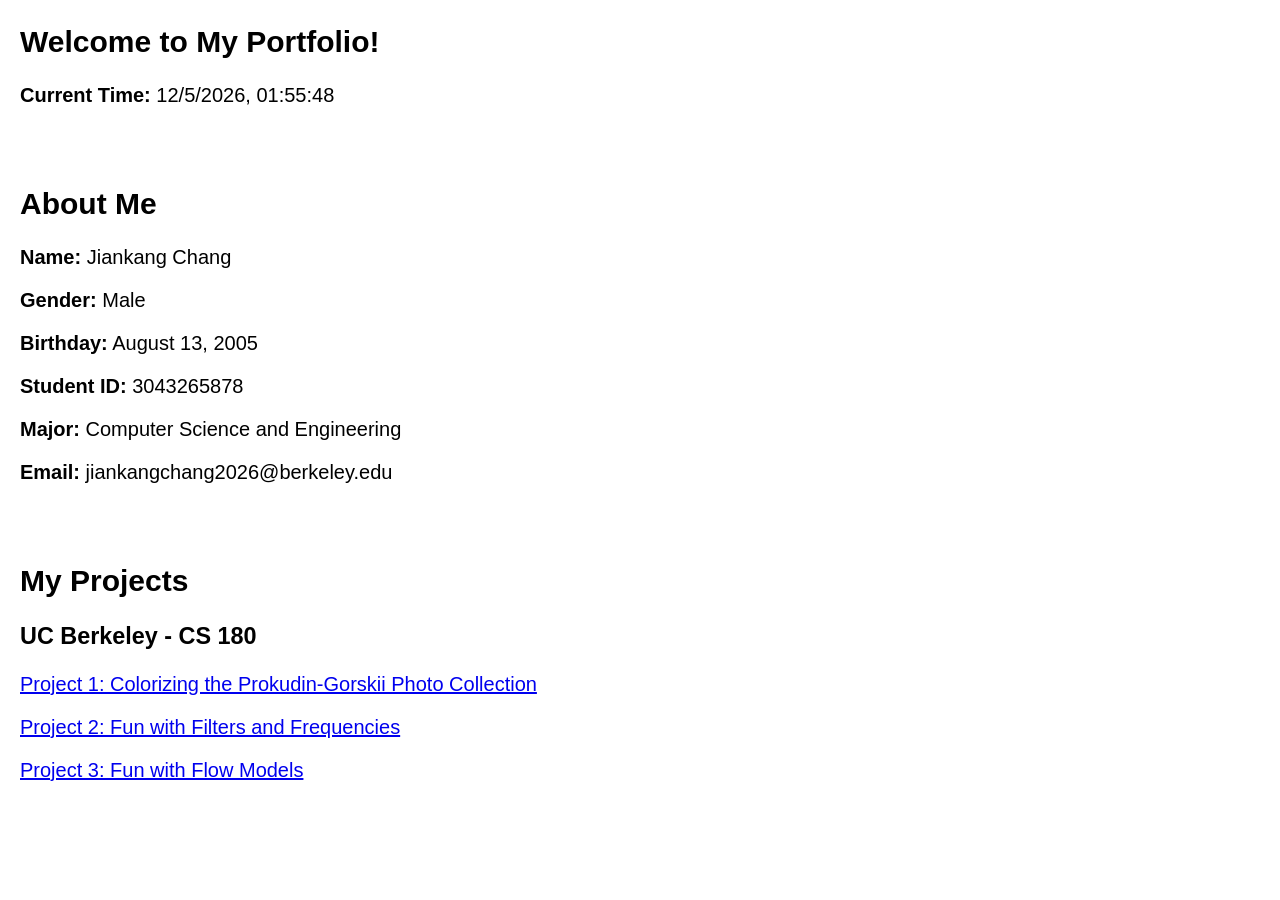
<file: index.html>
<!DOCTYPE html>
<html>
<head>
    <title>My Portfolio - Jiankang Chang</title>
    <style>
        body {
            font-family: 'Trebuchet MS', 'Lucida Sans Unicode', 'Lucida Grande', 'Lucida Sans', Arial, sans-serif;
            font-size: 20px;
            margin: 20px;
        }

        .module + .module {
            margin-top: 80px;
        }
    </style>
</head>

<body>
    <section class="module">
        <h1>Welcome to My Portfolio!</h1>
        <p><strong>Current Time:</strong> <time id="current-time"></time></p>

        <script>
            function updateTime() {
                const now = new Date();
                document.getElementById("current-time").textContent = now.toLocaleString("en-US", { hour12: false });
            }

            updateTime();
            setInterval(updateTime, 1000);
        </script>
    </section>

    <section class="module">
        <h2>About Me</h2>

        <p><strong>Name:</strong> Jiankang Chang</p>
        <p><strong>Gender:</strong> Male</p>
        <p><strong>Birthday:</strong> August 13, 2005</p>
        <p><strong>Student ID:</strong> 3043265878</p>
        <p><strong>Major:</strong> Computer Science and Engineering</p>
        <p><strong>Email:</strong> jiankangchang2026@berkeley.edu</p>
    </section>

    <section class="module">
        <h2>My Projects</h2>

        <h3>UC Berkeley - CS 180</h3>

        <p><a href="./UCB_CS_180_Project_1/index.html">Project 1: Colorizing the Prokudin-Gorskii Photo Collection</a></p>
        <p><a href="./UCB_CS_180_Project_2/index.html">Project 2: Fun with Filters and Frequencies</a></p>
        <p><a href="./UCB_CS_180_Project_3/index.html">Project 3: Fun with Flow Models</a></p>
    </section>
</body>
</html>
</file>
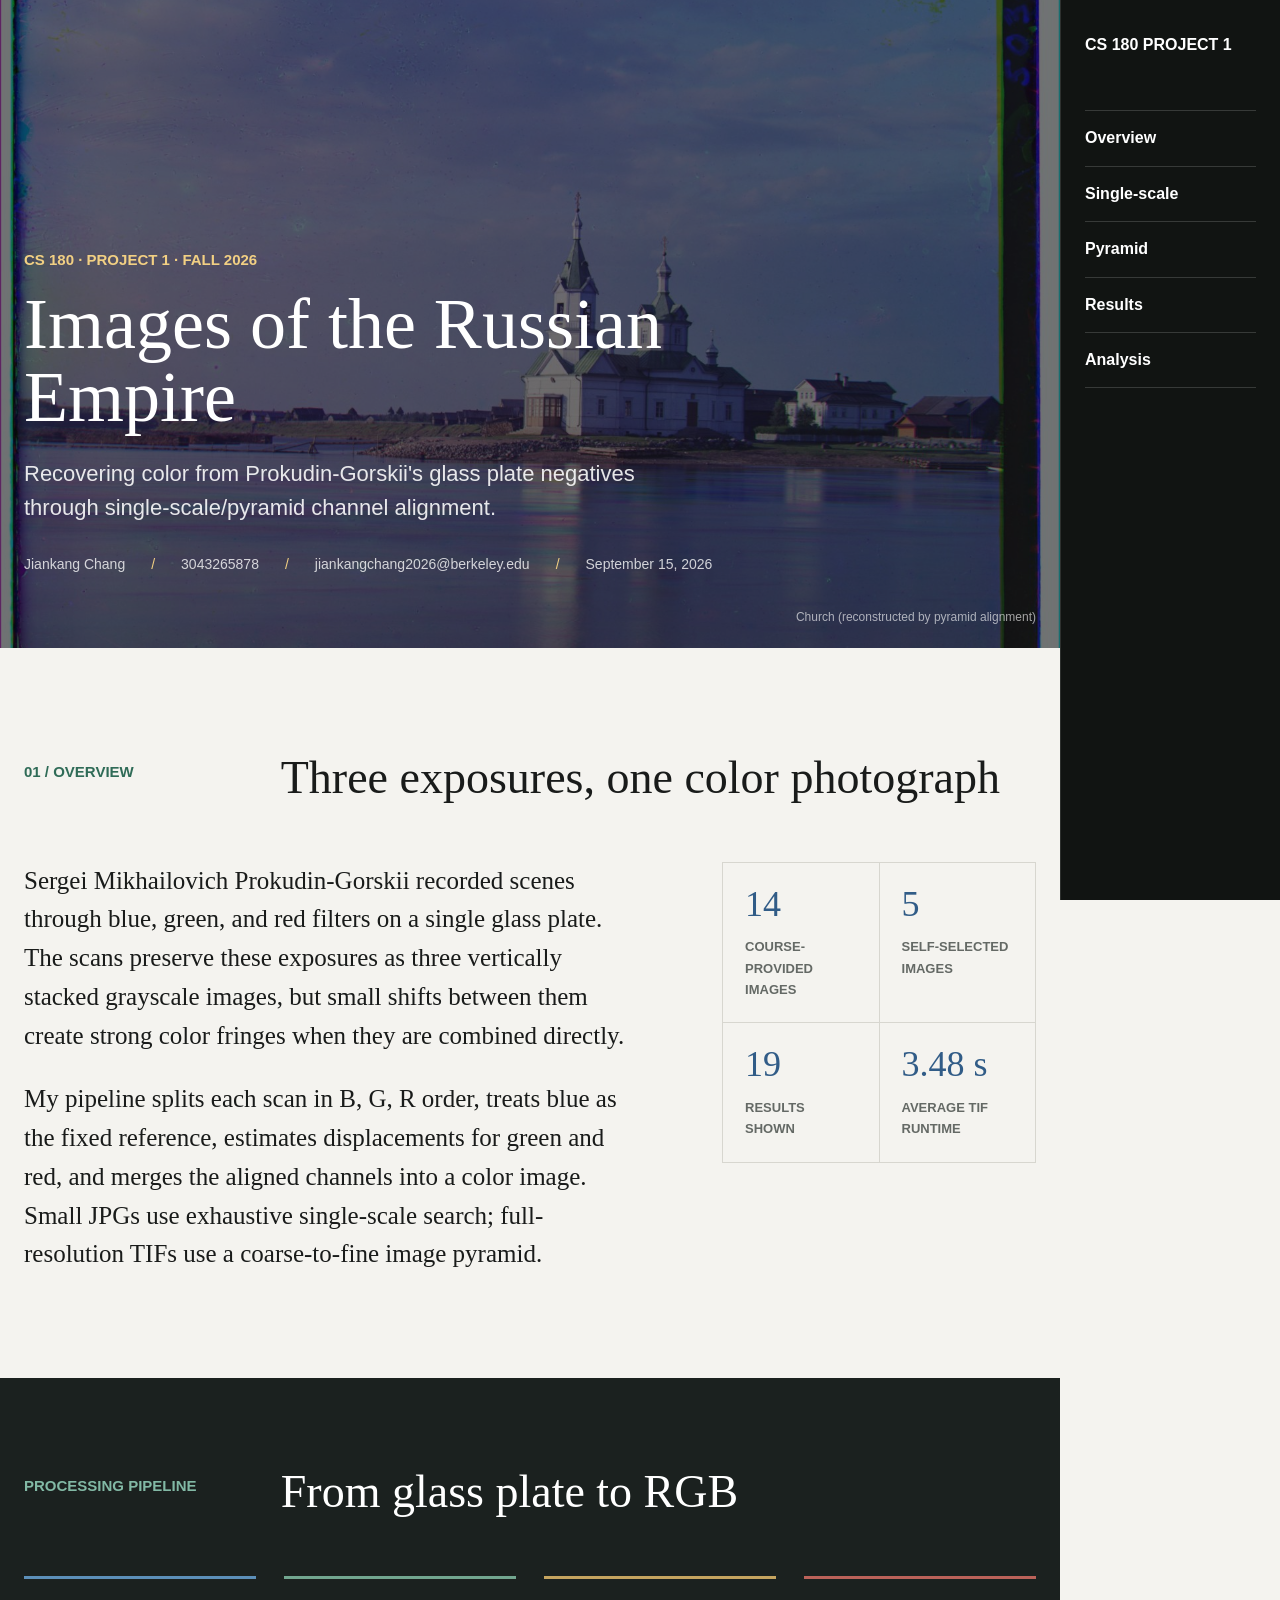
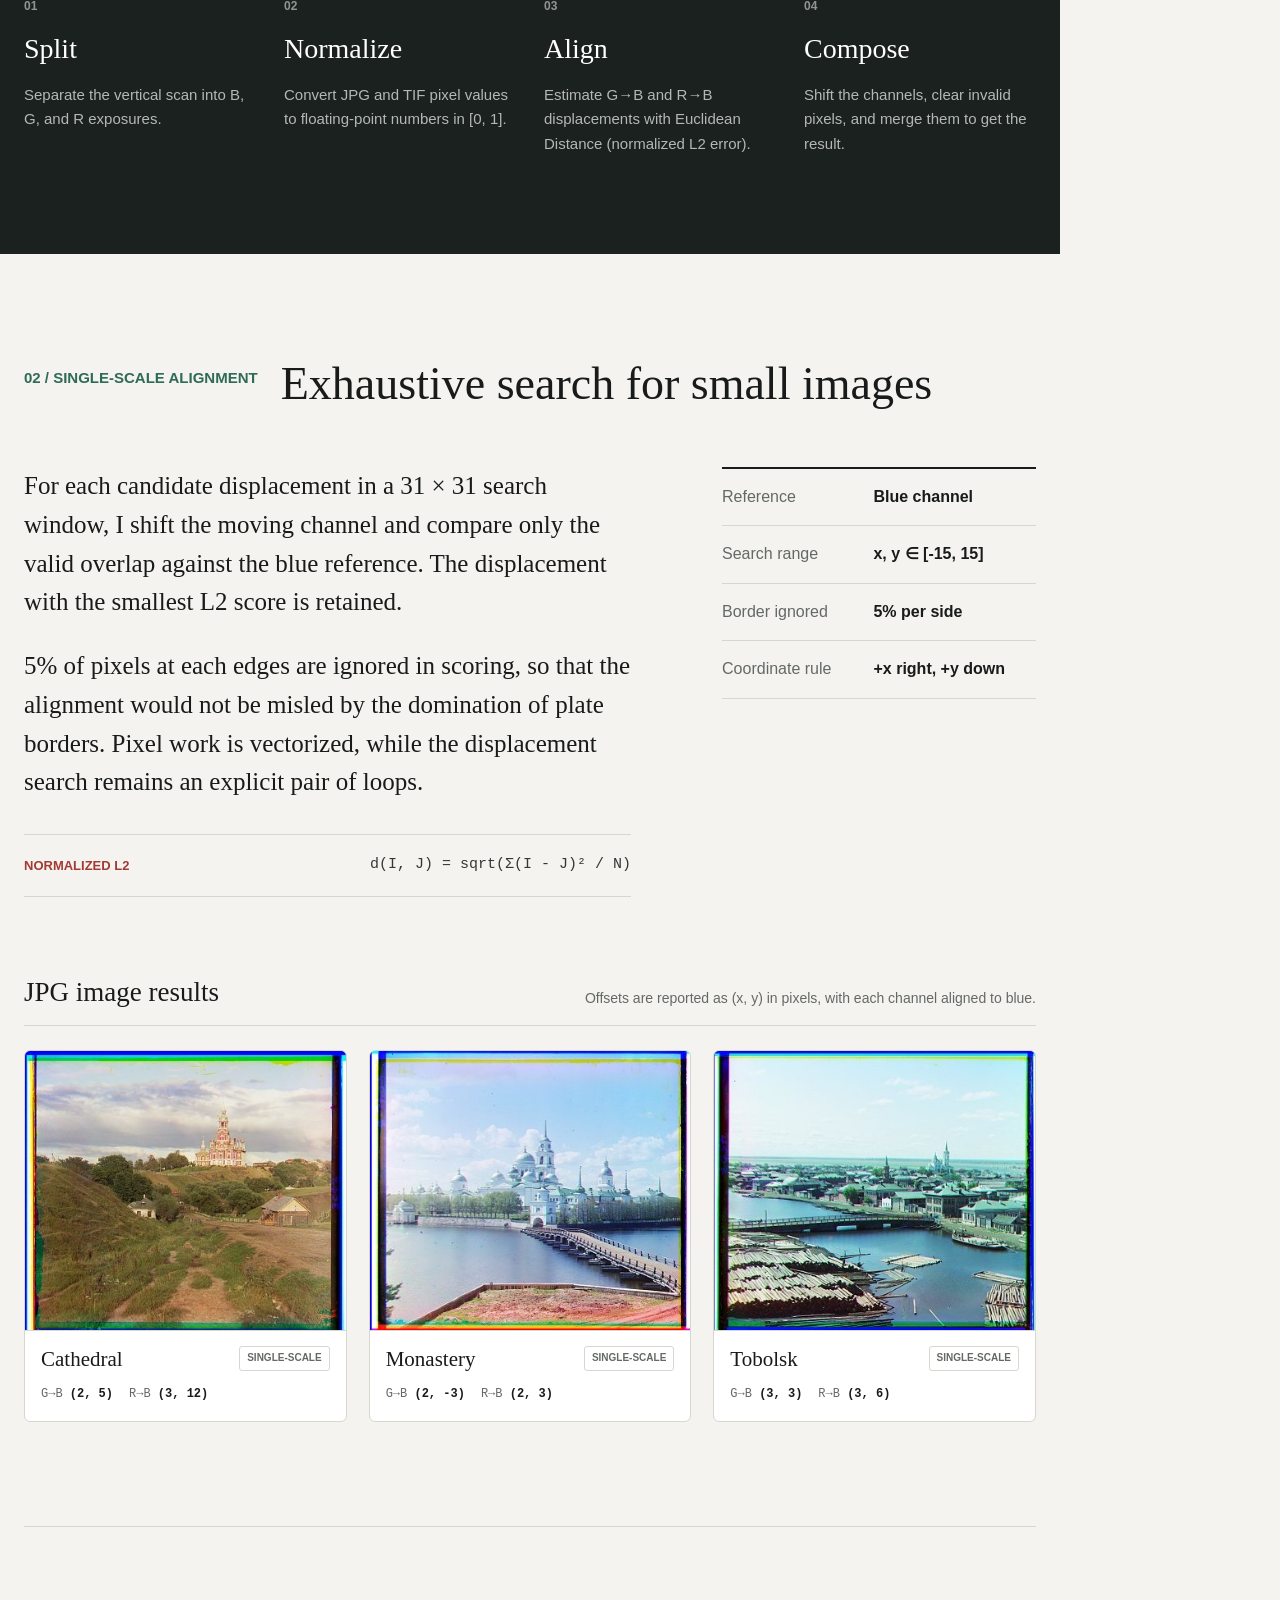
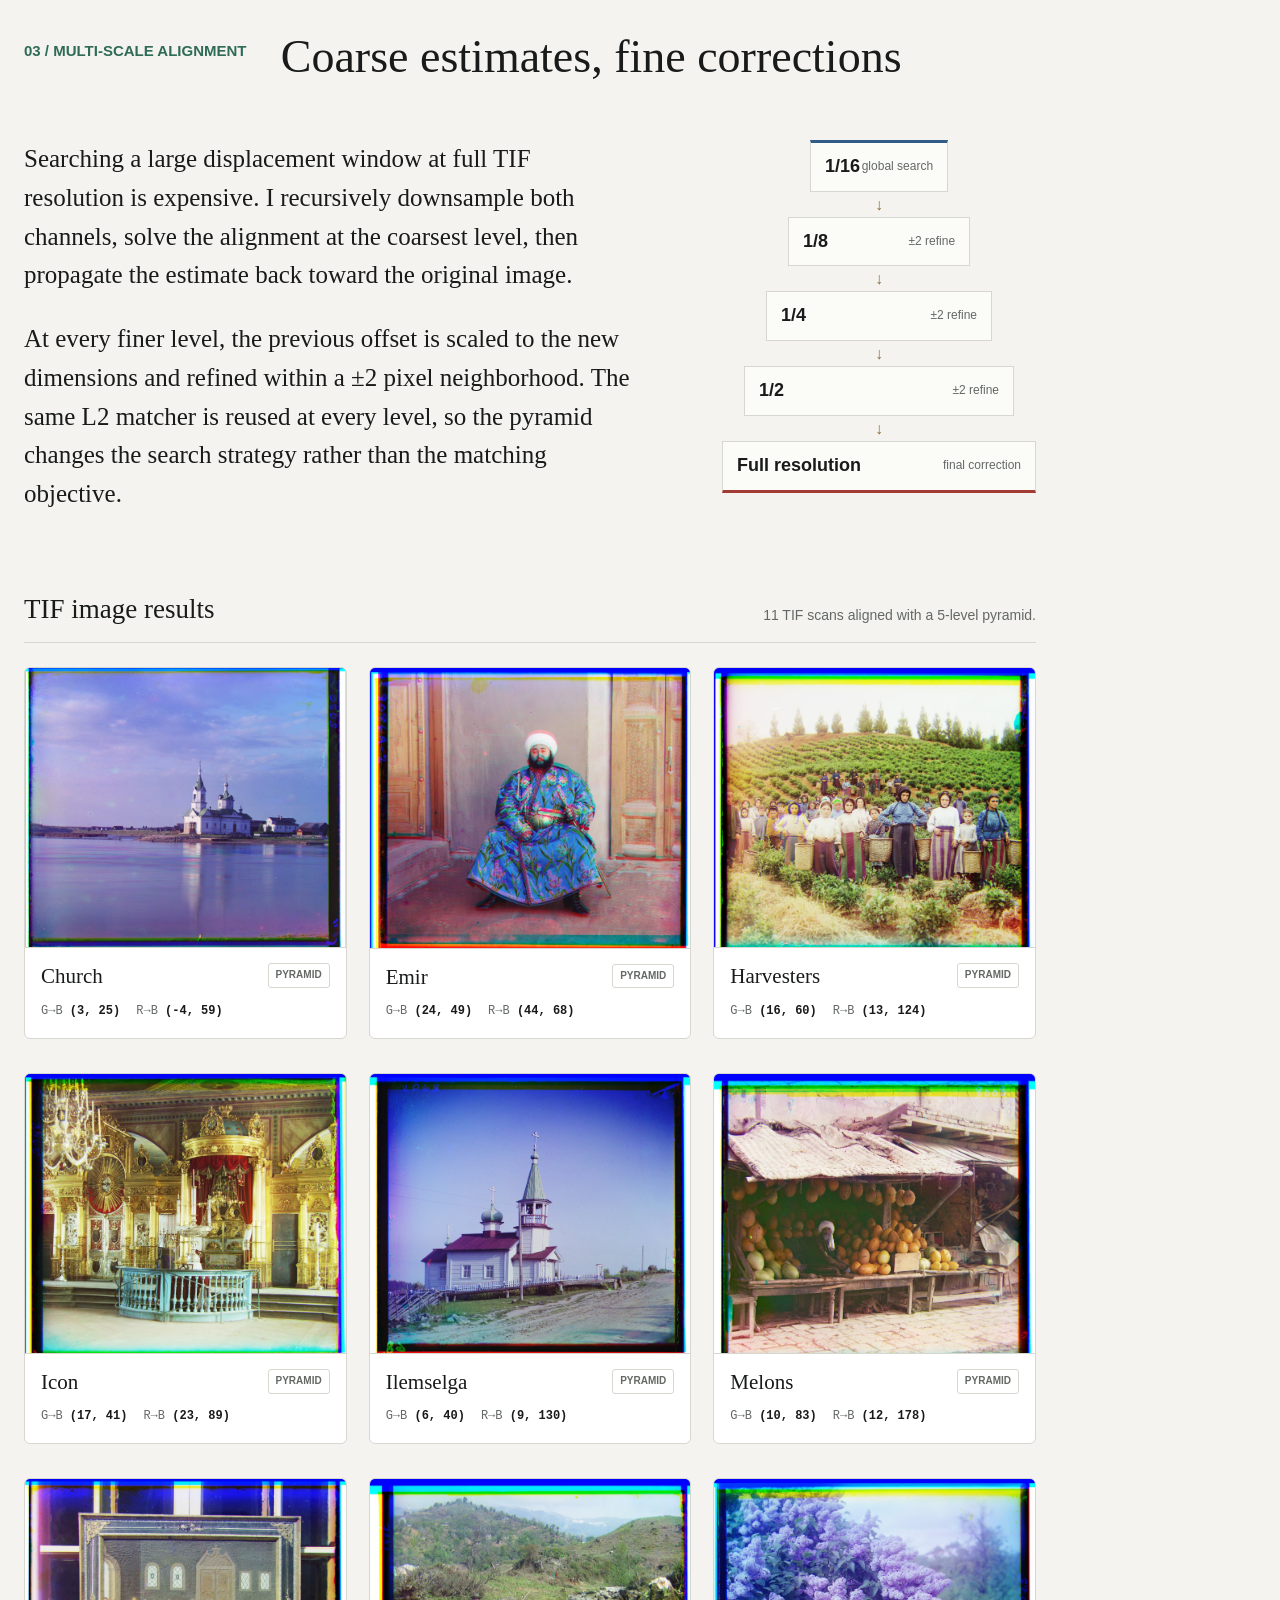
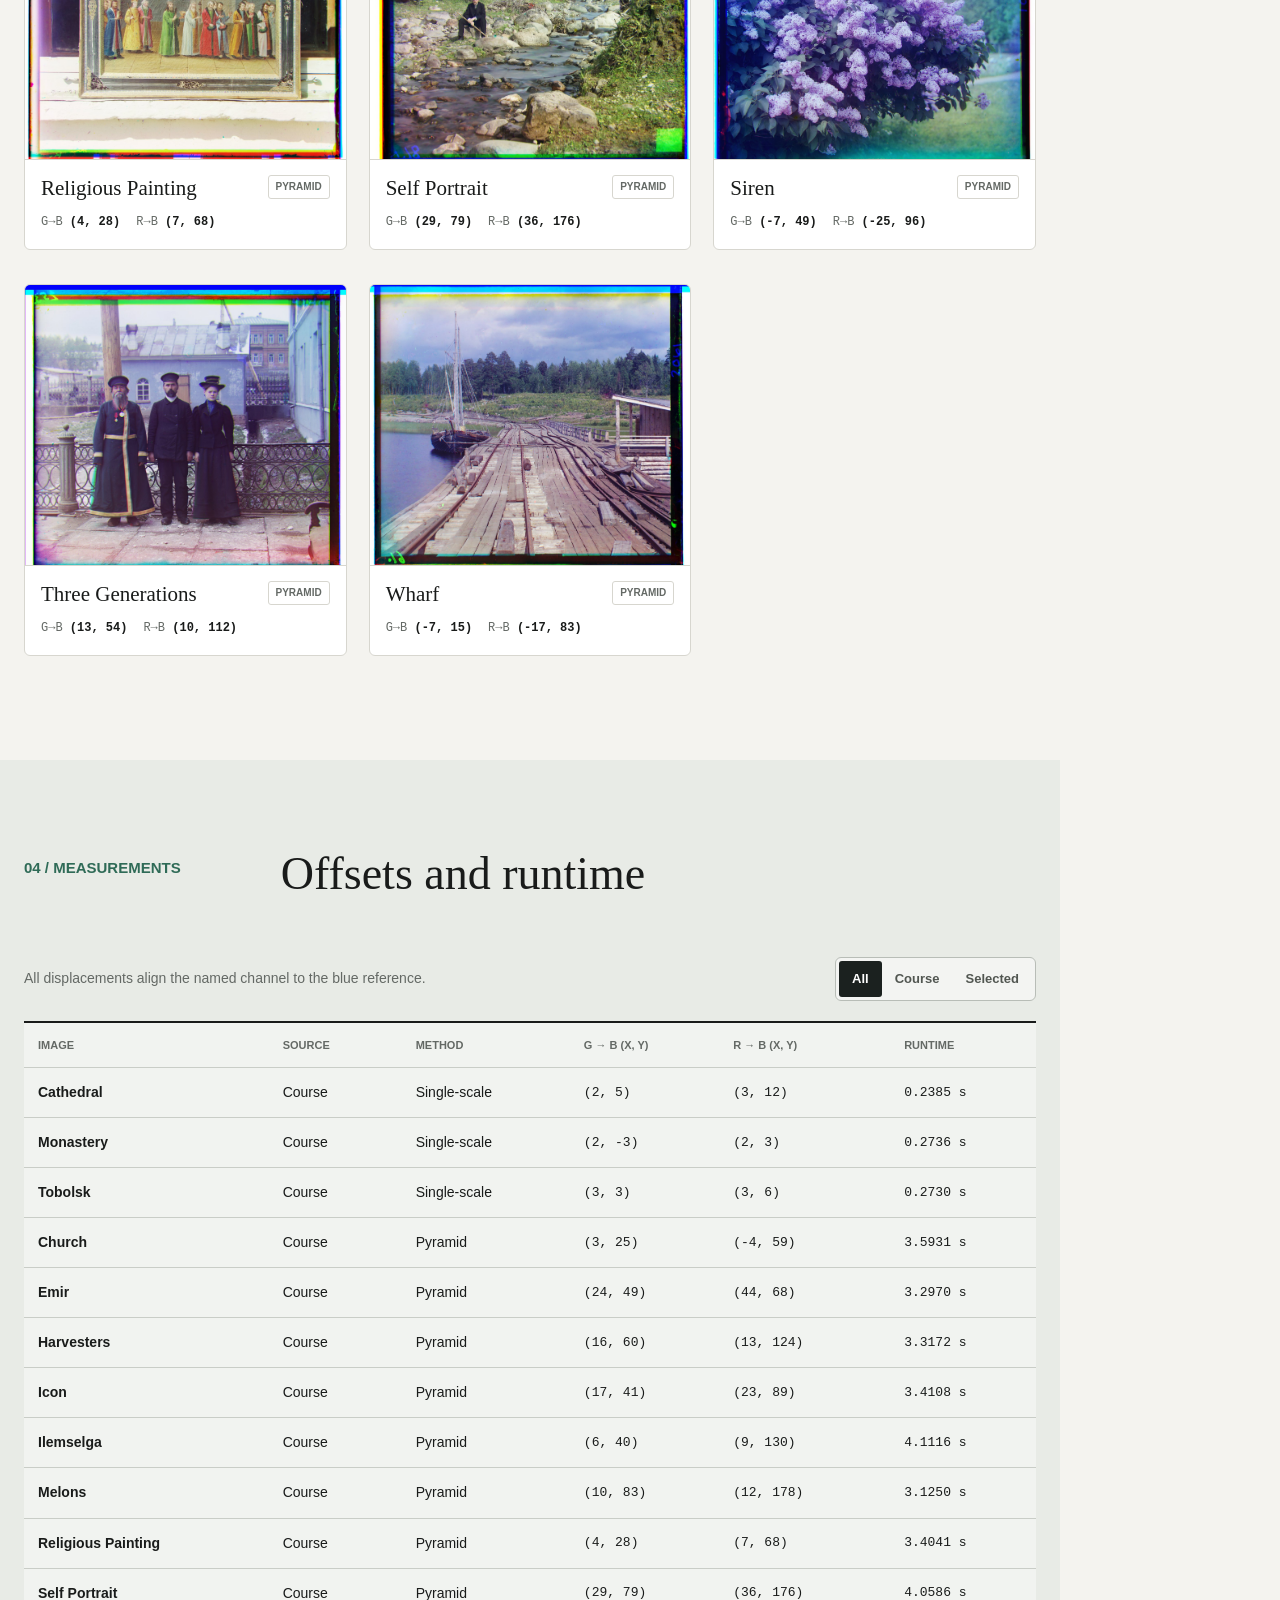
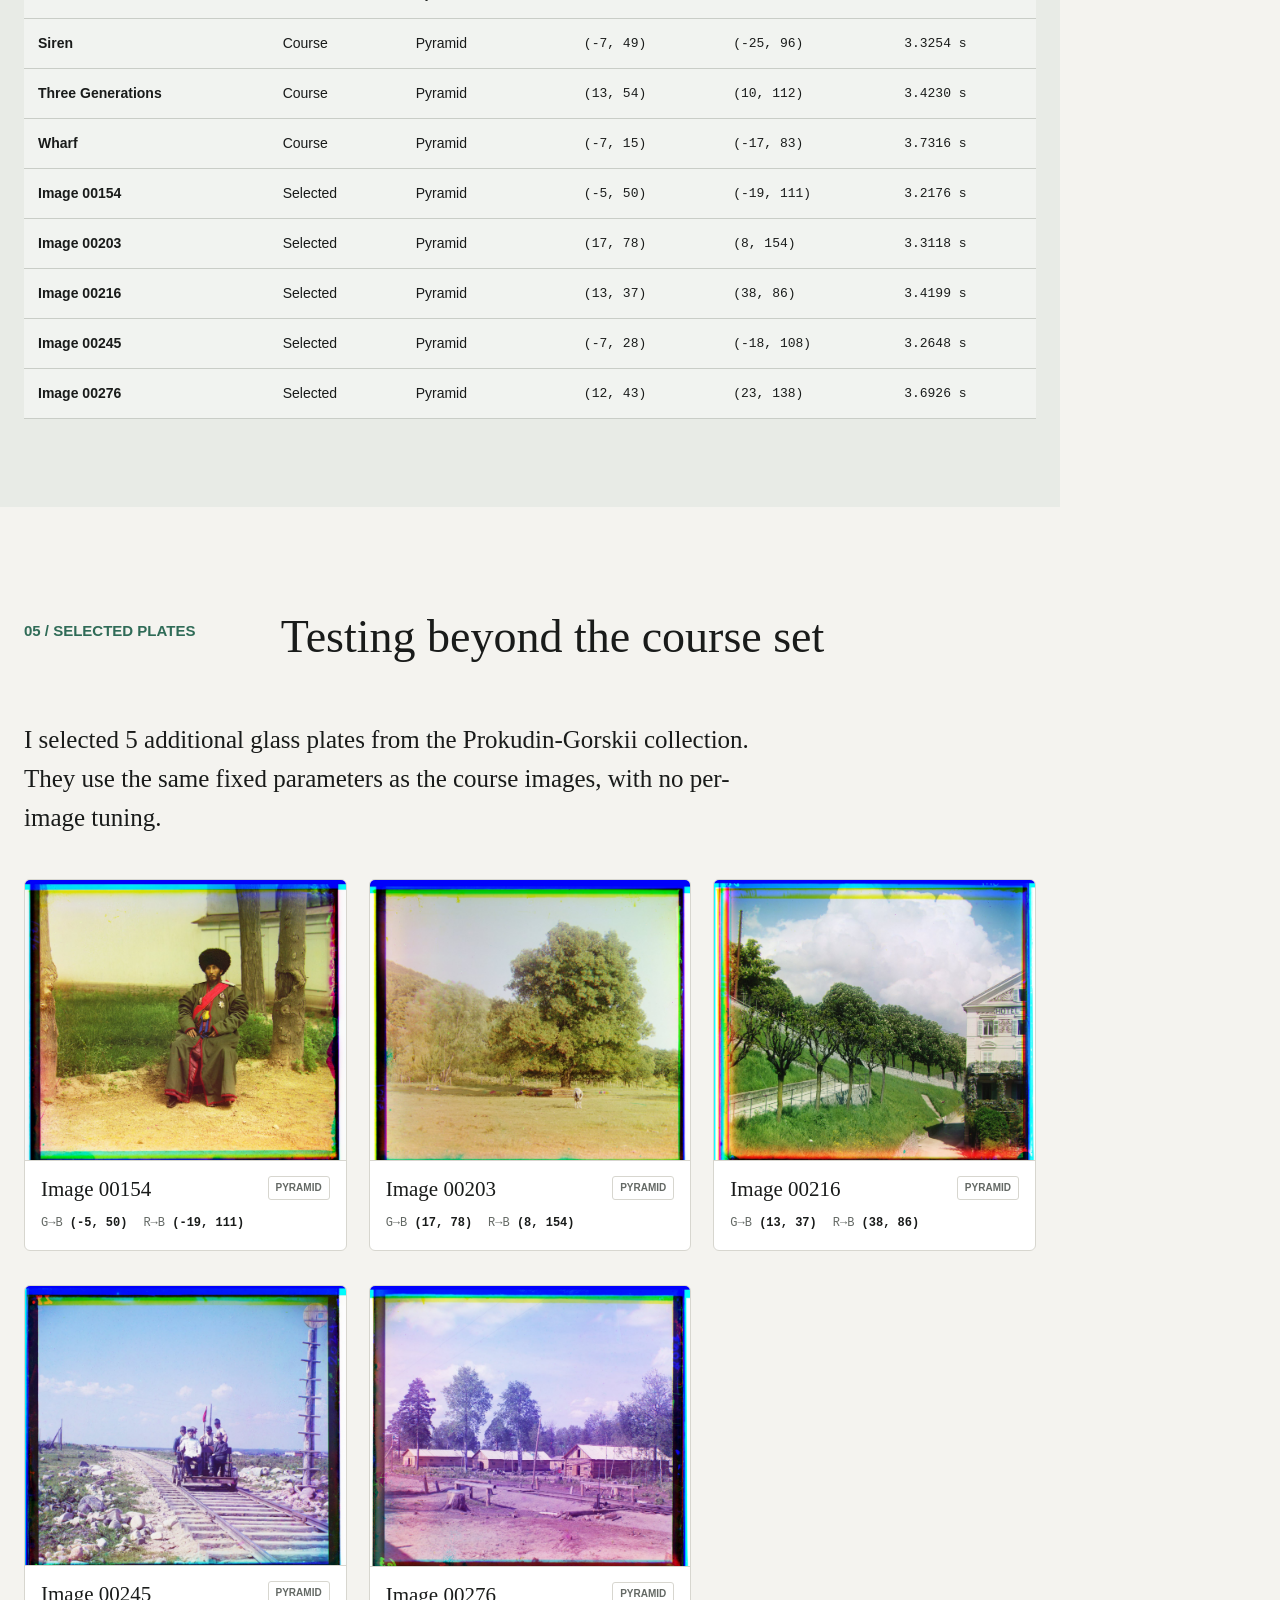
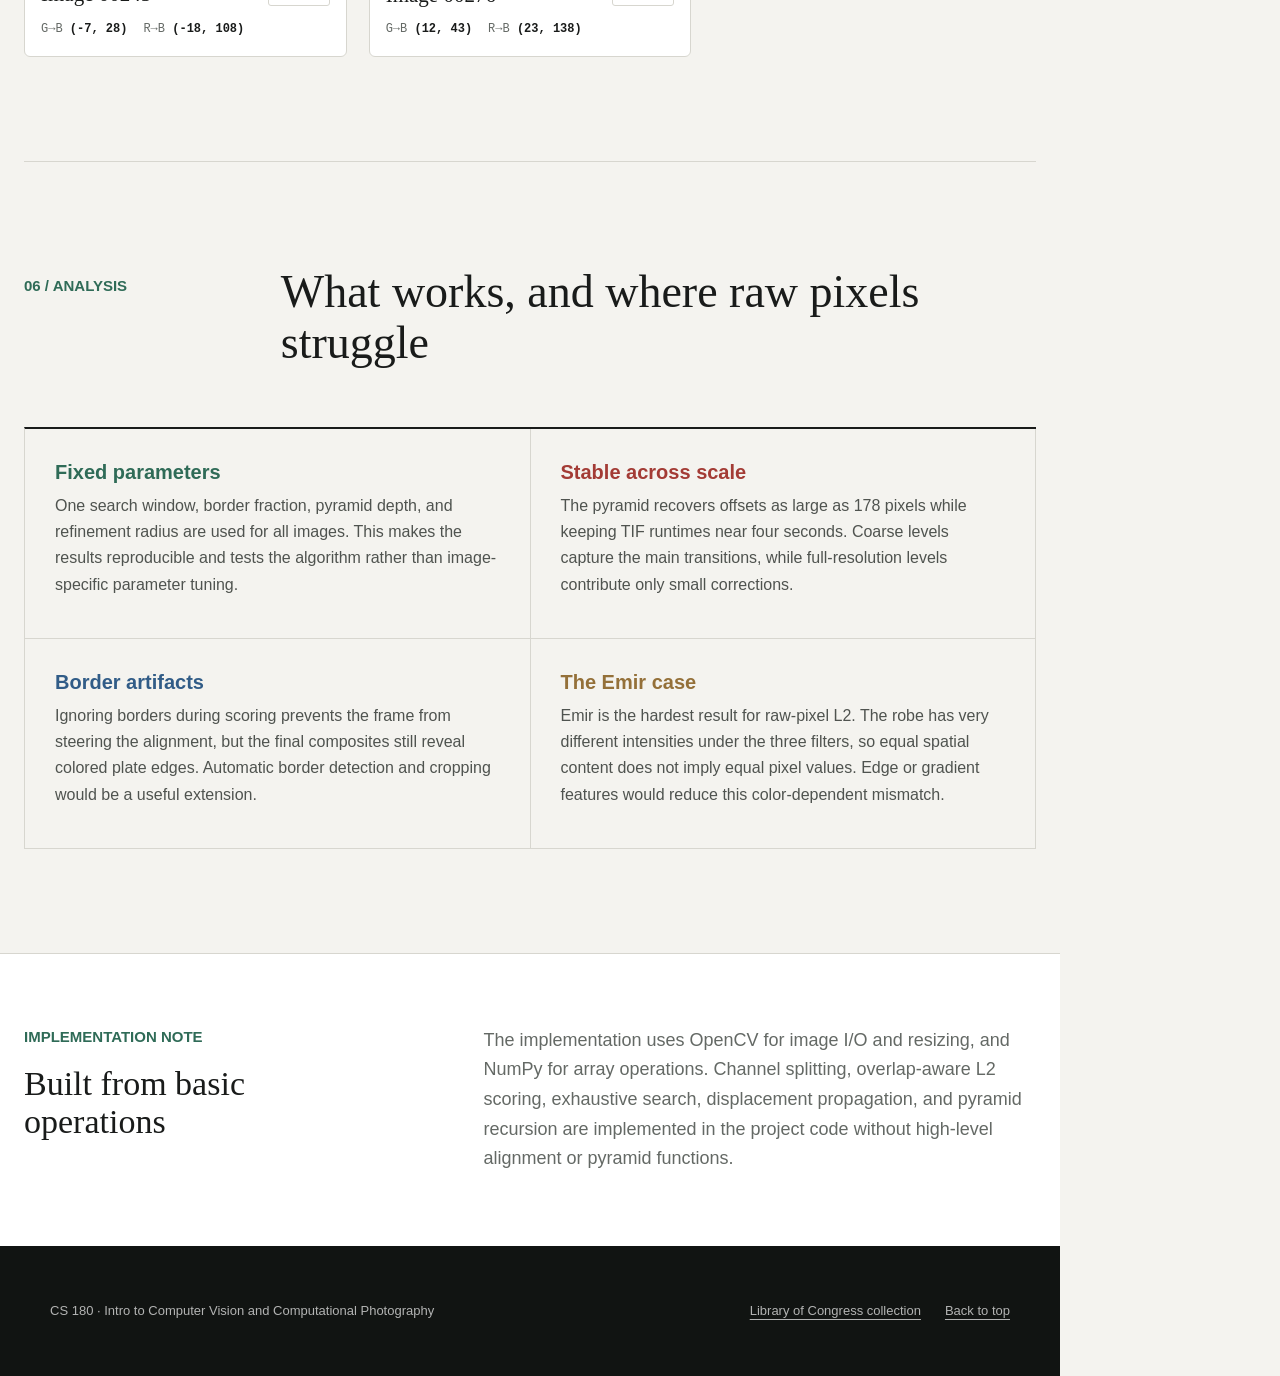
<file: UCB_CS_180_Project_1/index.html>
<!doctype html>
<html lang="en">
  <head>
    <meta charset="UTF-8">
    <meta name="viewport" content="width=device-width, initial-scale=1.0">
    <meta
      name="description"
      content="CS 180 Project 1 report: Colorizing the Prokudin-Gorskii photo collection with single-scale and pyramid alignment."
    >
    <title>CS 180 Project 1</title>
    <link rel="stylesheet" href="styles.css">
    <script src="script.js" defer></script>
  </head>
  <body>
    <header class="site-header">
      <a class="site-mark" href="#top" aria-label="Back to top">CS 180 Project 1</a>
      <nav class="site-nav" aria-label="Report sections">
        <a href="#overview">Overview</a>
        <a href="#single-scale">Single-scale</a>
        <a href="#pyramid">Pyramid</a>
        <a href="#results">Results</a>
        <a href="#analysis">Analysis</a>
      </nav>
    </header>

    <main id="top">
      <section class="hero" aria-labelledby="report-title">
        <div class="hero-content">
          <p class="eyebrow">CS 180 &middot; Project 1 &middot; Fall 2026</p>
          <h1 id="report-title">Images of the Russian Empire</h1>
          <p class="hero-summary">
            Recovering color from Prokudin-Gorskii's glass plate negatives through
            single-scale/pyramid channel alignment.
          </p>
          <div class="hero-meta" aria-label="Project metadata">
            <span>Jiankang Chang</span>
            <span>3043265878</span>
            <span>jiankangchang2026@berkeley.edu</span>
            <span>September 15, 2026</span>
          </div>
        </div>
        <p class="hero-caption">Church (reconstructed by pyramid alignment)</p>
      </section>

      <section class="section overview" id="overview">
        <div class="section-heading">
          <p class="section-index">01 / Overview</p>
          <h2>Three exposures, one color photograph</h2>
        </div>
        <div class="overview-layout">
          <div class="prose measure">
            <p class="lede">
              Sergei Mikhailovich Prokudin-Gorskii recorded scenes through blue, green,
              and red filters on a single glass plate. The scans preserve these exposures
              as three vertically stacked grayscale images, but small shifts between them
              create strong color fringes when they are combined directly.
            </p>
            <p class="lede">
              My pipeline splits each scan in B, G, R order, treats blue as the fixed
              reference, estimates displacements for green and red, and merges the
              aligned channels into a color image. Small JPGs use exhaustive
              single-scale search; full-resolution TIFs use a coarse-to-fine image
              pyramid.
            </p>
          </div>
          <dl class="project-facts">
            <div>
              <dt>14</dt>
              <dd>course-provided images</dd>
            </div>
            <div>
              <dt>5</dt>
              <dd>self-selected images</dd>
            </div>
            <div>
              <dt>19</dt>
              <dd>results shown</dd>
            </div>
            <div>
              <dt>3.48 s</dt>
              <dd>average TIF runtime</dd>
            </div>
          </dl>
        </div>
      </section>

      <section class="pipeline" aria-labelledby="pipeline-title">
        <div class="section pipeline-inner">
          <div class="section-heading inverse">
            <p class="section-index">Processing pipeline</p>
            <h2 id="pipeline-title">From glass plate to RGB</h2>
          </div>
          <ol class="pipeline-steps">
            <li>
              <span class="step-number">01</span>
              <strong>Split</strong>
              <span>Separate the vertical scan into B, G, and R exposures.</span>
            </li>
            <li>
              <span class="step-number">02</span>
              <strong>Normalize</strong>
              <span>Convert JPG and TIF pixel values to floating-point numbers in [0, 1].</span>
            </li>
            <li>
              <span class="step-number">03</span>
              <strong>Align</strong>
              <span>Estimate G→B and R→B displacements with Euclidean Distance (normalized L2 error).</span>
            </li>
            <li>
              <span class="step-number">04</span>
              <strong>Compose</strong>
              <span>Shift the channels, clear invalid pixels, and merge them to get the result.</span>
            </li>
          </ol>
        </div>
      </section>

      <section class="section" id="single-scale">
        <div class="section-heading">
          <p class="section-index">02 / Single-scale alignment</p>
          <h2>Exhaustive search for small images</h2>
        </div>
        <div class="method-layout">
          <div class="prose measure">
            <p class="lede">
              For each candidate displacement in a 31 &times; 31 search window, I shift
              the moving channel and compare only the valid overlap against the blue
              reference. The displacement with the smallest L2 score is retained.
            </p>
            <p class="lede">
              5% of pixels at each edges are ignored in scoring, so that the alignment
              would not be misled by the domination of plate borders. Pixel work is vectorized,
              while the displacement search remains an explicit pair of loops.
            </p>
            <div class="formula" aria-label="L2 matching formula">
              <span class="formula-name">Normalized L2</span>
              <code>d(I, J) = sqrt(Σ(I - J)² / N)</code>
            </div>
          </div>
          <dl class="method-spec">
            <div><dt>Reference</dt><dd>Blue channel</dd></div>
            <div><dt>Search range</dt><dd>x, y ∈ [-15, 15]</dd></div>
            <div><dt>Border ignored</dt><dd>5% per side</dd></div>
            <div><dt>Coordinate rule</dt><dd>+x right, +y down</dd></div>
          </dl>
        </div>

        <div class="gallery-heading">
          <h3>JPG image results</h3>
          <p>Offsets are reported as (x, y) in pixels, with each channel aligned to blue.</p>
        </div>
        <div class="result-grid featured-grid" id="single-gallery"></div>
      </section>

      <section class="section section-rule" id="pyramid">
        <div class="section-heading">
          <p class="section-index">03 / Multi-scale alignment</p>
          <h2>Coarse estimates, fine corrections</h2>
        </div>
        <div class="method-layout">
          <div class="prose measure">
            <p class="lede">
              Searching a large displacement window at full TIF resolution is
              expensive. I recursively downsample both channels, solve the alignment at
              the coarsest level, then propagate the estimate back toward the original
              image.
            </p>
            <p class="lede">
              At every finer level, the previous offset is scaled to the new dimensions
              and refined within a &plusmn;2 pixel neighborhood. The same L2 matcher is
              reused at every level, so the pyramid changes the search strategy rather
              than the matching objective.
            </p>
          </div>
          <div class="pyramid-diagram" aria-label="Five-level coarse-to-fine image pyramid">
            <div class="pyramid-level level-5"><span>1/16</span><small>global search</small></div>
            <div class="pyramid-arrow" aria-hidden="true">&darr;</div>
            <div class="pyramid-level level-4"><span>1/8</span><small>&plusmn;2 refine</small></div>
            <div class="pyramid-arrow" aria-hidden="true">&darr;</div>
            <div class="pyramid-level level-3"><span>1/4</span><small>&plusmn;2 refine</small></div>
            <div class="pyramid-arrow" aria-hidden="true">&darr;</div>
            <div class="pyramid-level level-2"><span>1/2</span><small>&plusmn;2 refine</small></div>
            <div class="pyramid-arrow" aria-hidden="true">&darr;</div>
            <div class="pyramid-level level-1"><span>Full resolution</span><small>final correction</small></div>
          </div>
        </div>

        <div class="gallery-heading">
          <h3>TIF image results</h3>
          <p>11 TIF scans aligned with a 5-level pyramid.</p>
        </div>
        <div class="result-grid" id="pyramid-gallery"></div>
      </section>

      <section class="results-band" id="results">
        <div class="section results-inner">
          <div class="section-heading">
            <p class="section-index">04 / Measurements</p>
            <h2>Offsets and runtime</h2>
          </div>
          <div class="table-toolbar">
            <p>All displacements align the named channel to the blue reference.</p>
            <div class="segmented-control" aria-label="Filter measurements">
              <button type="button" data-filter="all" aria-pressed="true">All</button>
              <button type="button" data-filter="course" aria-pressed="false">Course</button>
              <button type="button" data-filter="selected" aria-pressed="false">Selected</button>
            </div>
          </div>
          <div class="table-wrap">
            <table>
              <thead>
                <tr>
                  <th scope="col">Image</th>
                  <th scope="col">Source</th>
                  <th scope="col">Method</th>
                  <th scope="col">G → B (x, y)</th>
                  <th scope="col">R → B (x, y)</th>
                  <th scope="col">Runtime</th>
                </tr>
              </thead>
              <tbody id="results-table-body"></tbody>
            </table>
          </div>
        </div>
      </section>

      <section class="section" id="selected-plates">
        <div class="section-heading">
          <p class="section-index">05 / Selected plates</p>
          <h2>Testing beyond the course set</h2>
        </div>
        <div class="section-intro measure">
          <p class="lede">
            I selected 5 additional glass plates from the Prokudin-Gorskii
            collection. They use the same fixed parameters as the course images, with
            no per-image tuning.
          </p>
        </div>
        <div class="result-grid selected-grid" id="selected-gallery"></div>
      </section>

      <section class="section section-rule" id="analysis">
        <div class="section-heading">
          <p class="section-index">06 / Analysis</p>
          <h2>What works, and where raw pixels struggle</h2>
        </div>
        <div class="analysis-layout">
          <div class="analysis-item">
            <h3>Fixed parameters</h3>
            <p>
              One search window, border fraction, pyramid depth, and refinement radius
              are used for all images. This makes the results reproducible and tests the
              algorithm rather than image-specific parameter tuning.
            </p>
          </div>
          <div class="analysis-item">
            <h3>Stable across scale</h3>
            <p>
              The pyramid recovers offsets as large as 178 pixels while keeping TIF
              runtimes near four seconds. Coarse levels capture the main transitions,
              while full-resolution levels contribute only small corrections.
            </p>
          </div>
          <div class="analysis-item">
            <h3>Border artifacts</h3>
            <p>
              Ignoring borders during scoring prevents the frame from steering the
              alignment, but the final composites still reveal colored plate edges.
              Automatic border detection and cropping would be a useful extension.
            </p>
          </div>
          <div class="analysis-item">
            <h3>The Emir case</h3>
            <p>
              Emir is the hardest result for raw-pixel L2. The robe has very different
              intensities under the three filters, so equal spatial content does not
              imply equal pixel values. Edge or gradient features would reduce this
              color-dependent mismatch.
            </p>
          </div>
        </div>
      </section>

      <section class="implementation-band" id="implementation">
        <div class="section implementation-inner">
          <div>
            <p class="section-index">Implementation note</p>
            <h2>Built from basic operations</h2>
          </div>
          <p>
            The implementation uses OpenCV for image I/O and resizing, and NumPy for
            array operations. Channel splitting, overlap-aware L2 scoring, exhaustive
            search, displacement propagation, and pyramid recursion are implemented in
            the project code without high-level alignment or pyramid functions.
          </p>
        </div>
      </section>
    </main>

    <footer class="site-footer">
      <p>CS 180 &middot; Intro to Computer Vision and Computational Photography</p>
      <div>
        <a href="https://www.loc.gov/collections/prokudin-gorskii/">Library of Congress collection</a>
        <a href="#top">Back to top</a>
      </div>
    </footer>

    <dialog class="lightbox" id="lightbox" aria-labelledby="lightbox-title">
      <form method="dialog">
        <button class="lightbox-close" type="submit" aria-label="Close image" title="Close">&times;</button>
      </form>
      <button class="lightbox-nav lightbox-prev" type="button" aria-label="Previous image" title="Previous image">&lsaquo;</button>
      <figure>
        <img id="lightbox-image" src="assets/images/church.jpg" alt="">
        <figcaption>
          <strong id="lightbox-title">Church</strong>
          <span id="lightbox-meta"></span>
        </figcaption>
      </figure>
      <button class="lightbox-nav lightbox-next" type="button" aria-label="Next image" title="Next image">&rsaquo;</button>
    </dialog>
  </body>
</html>
</file>
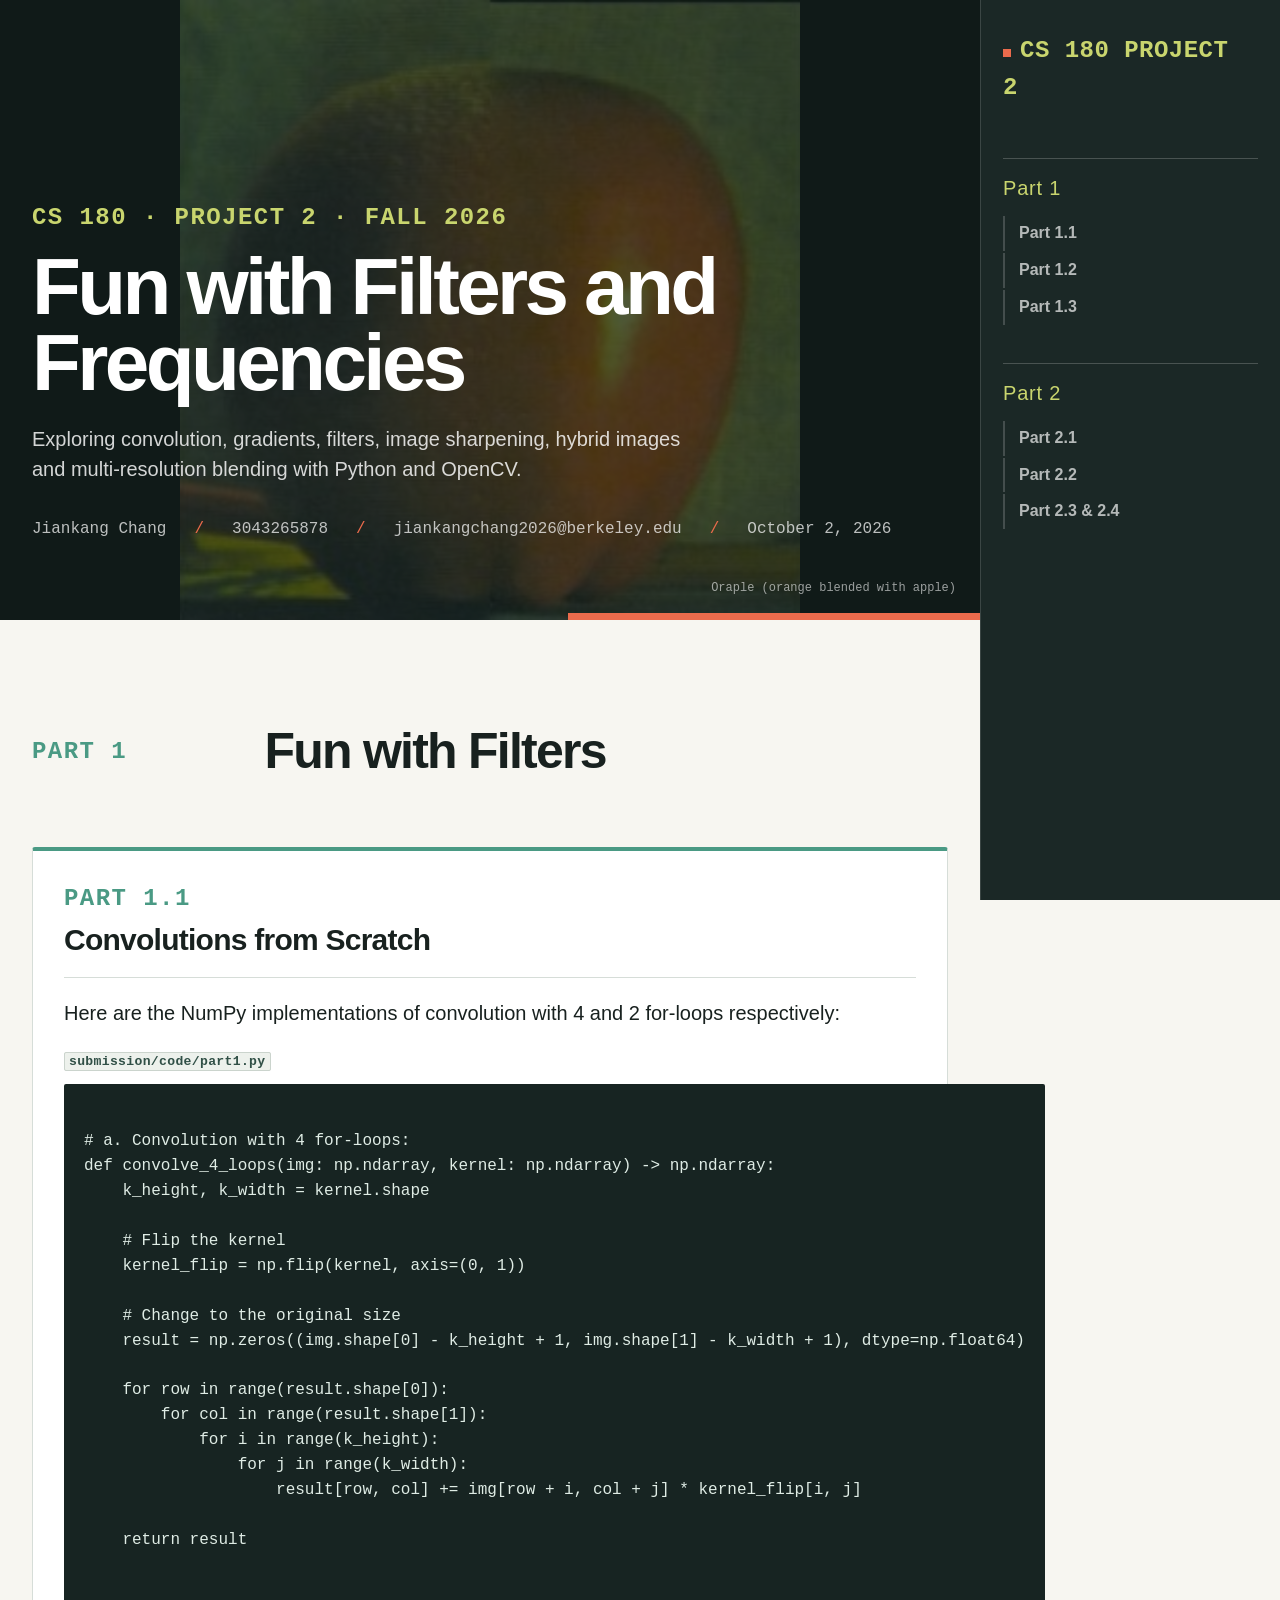
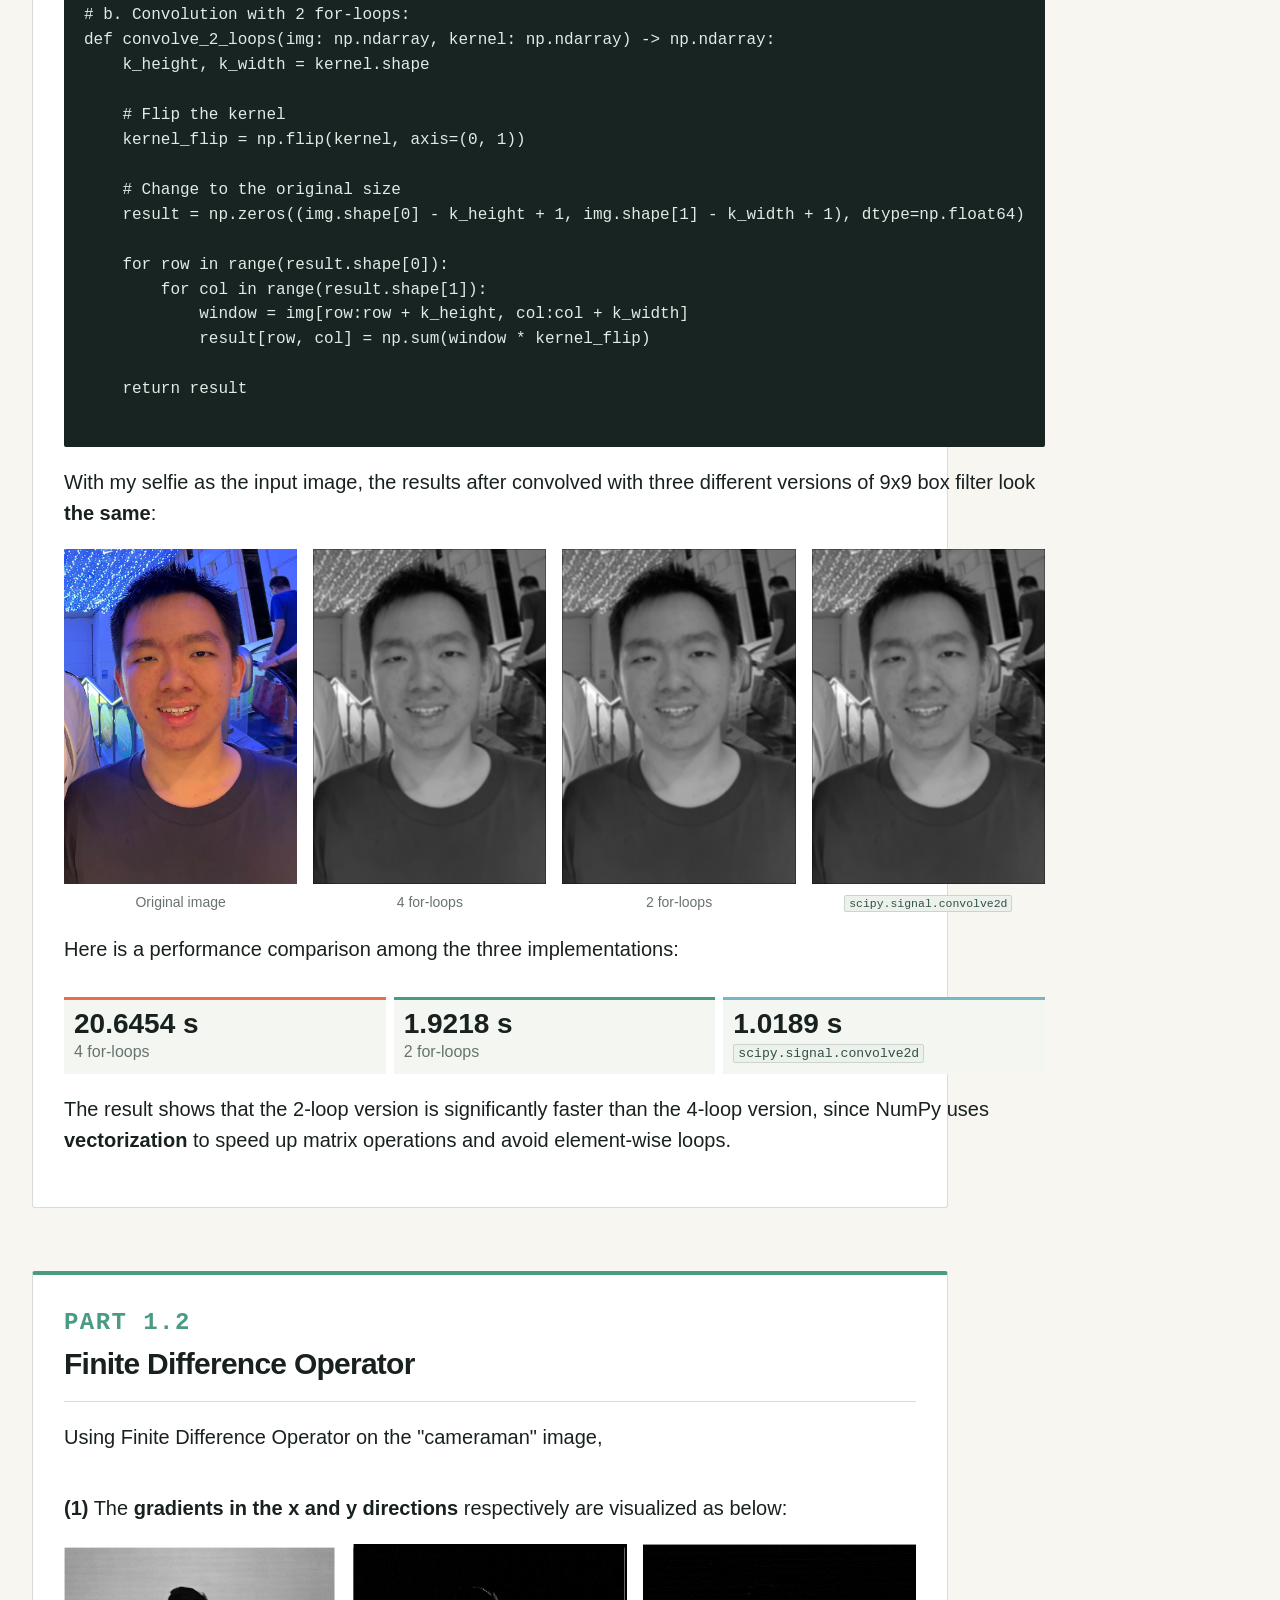
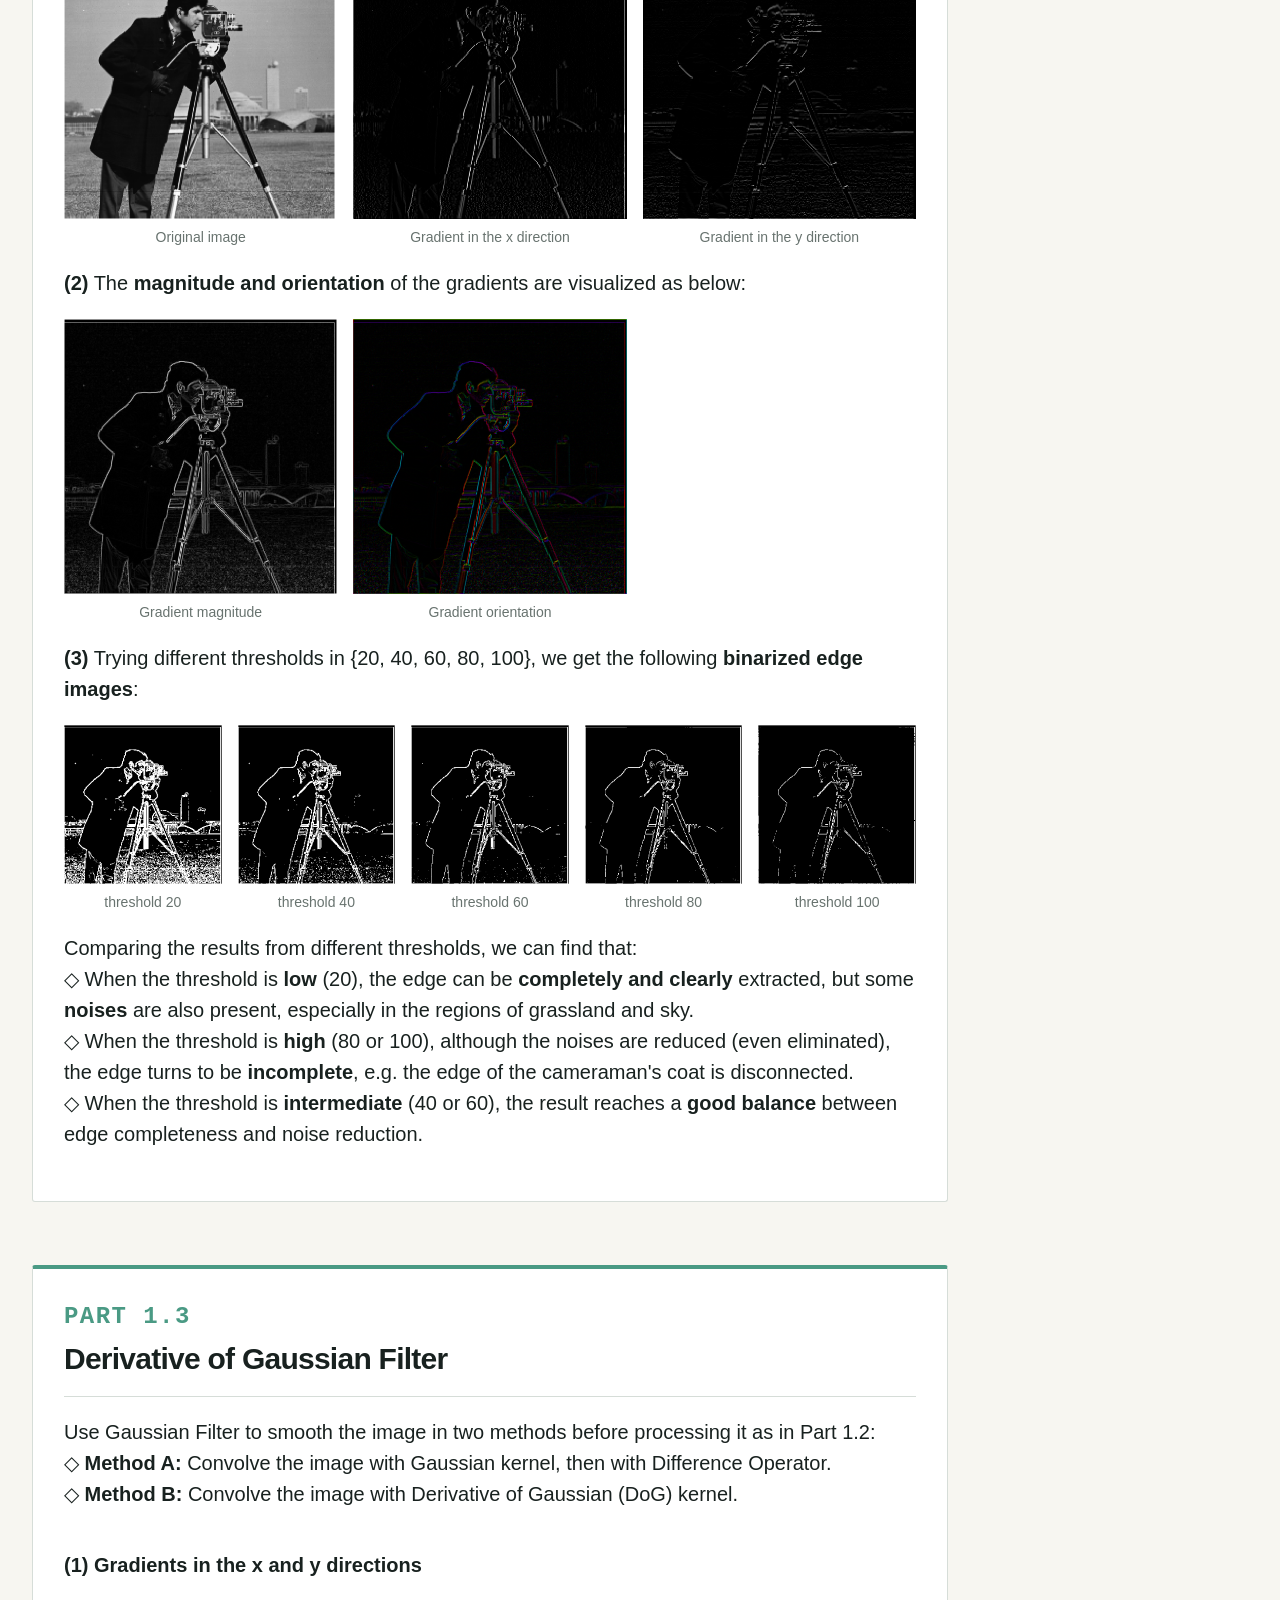
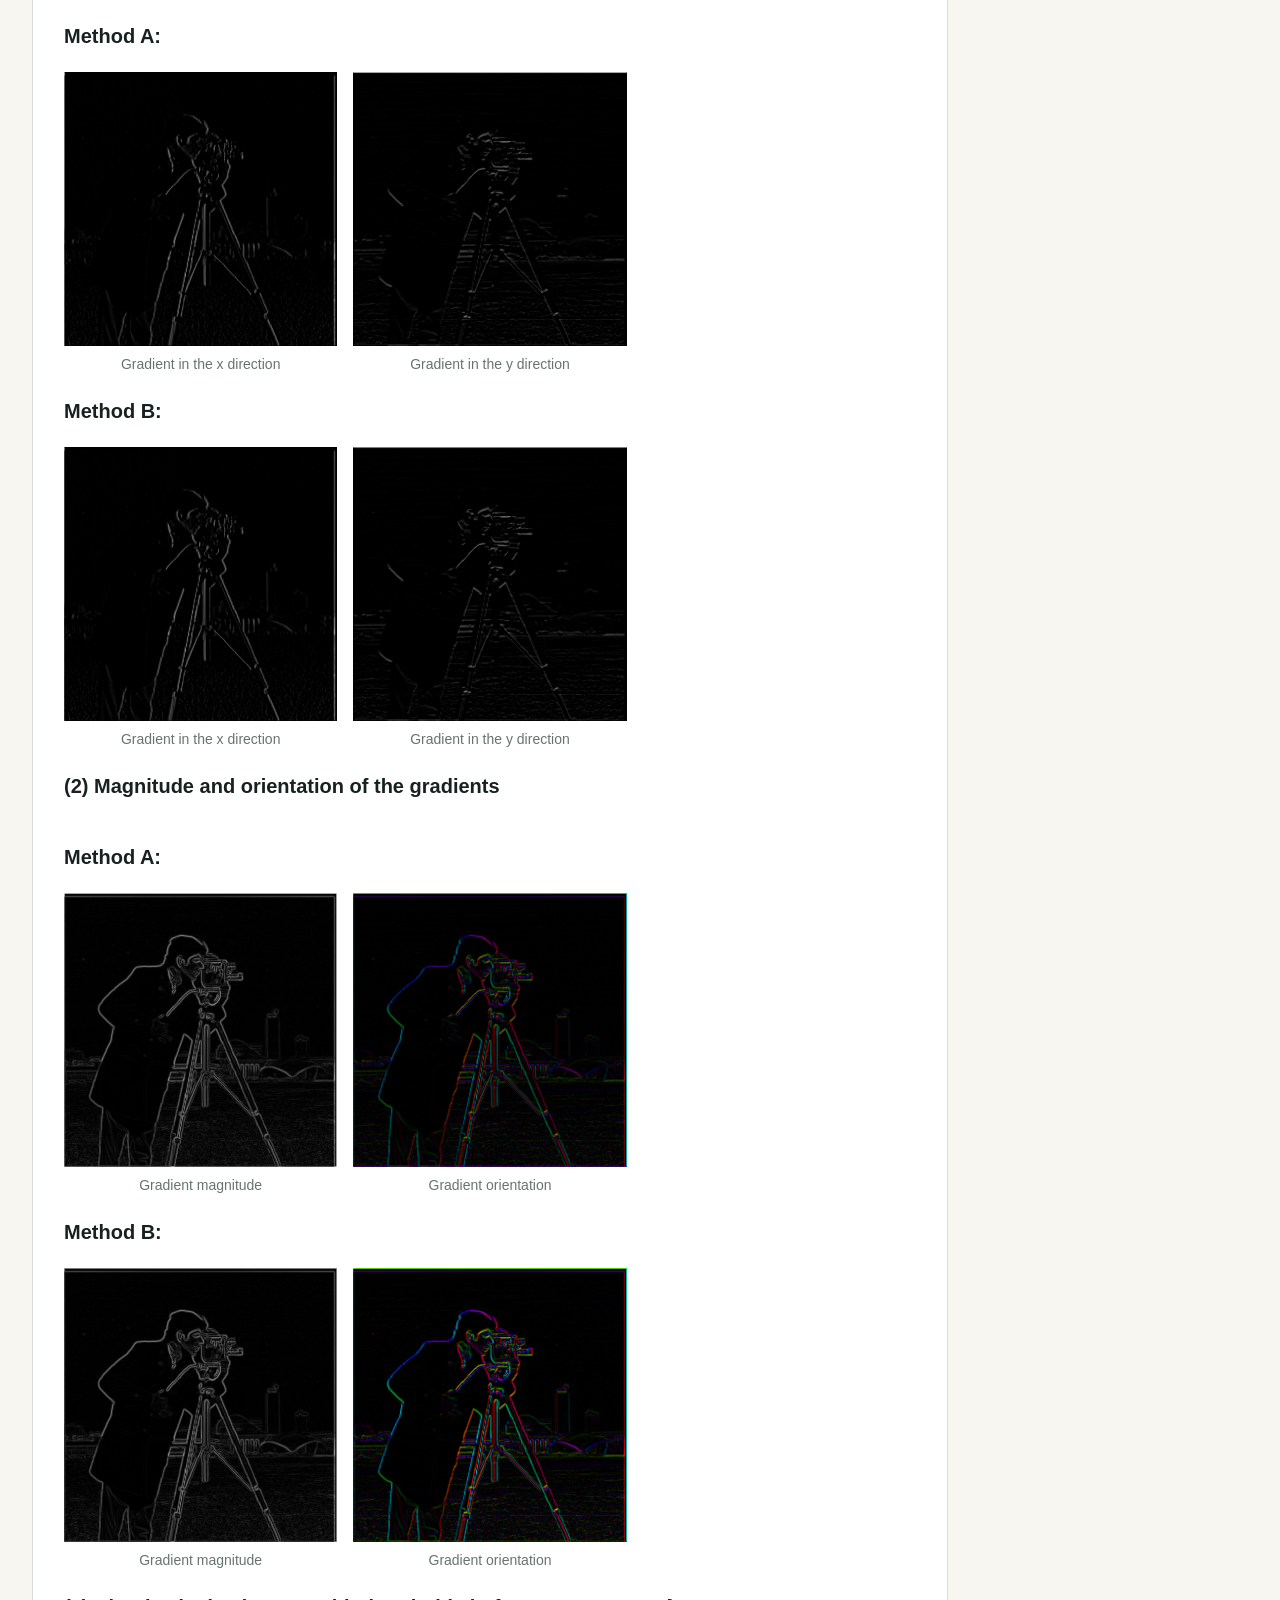
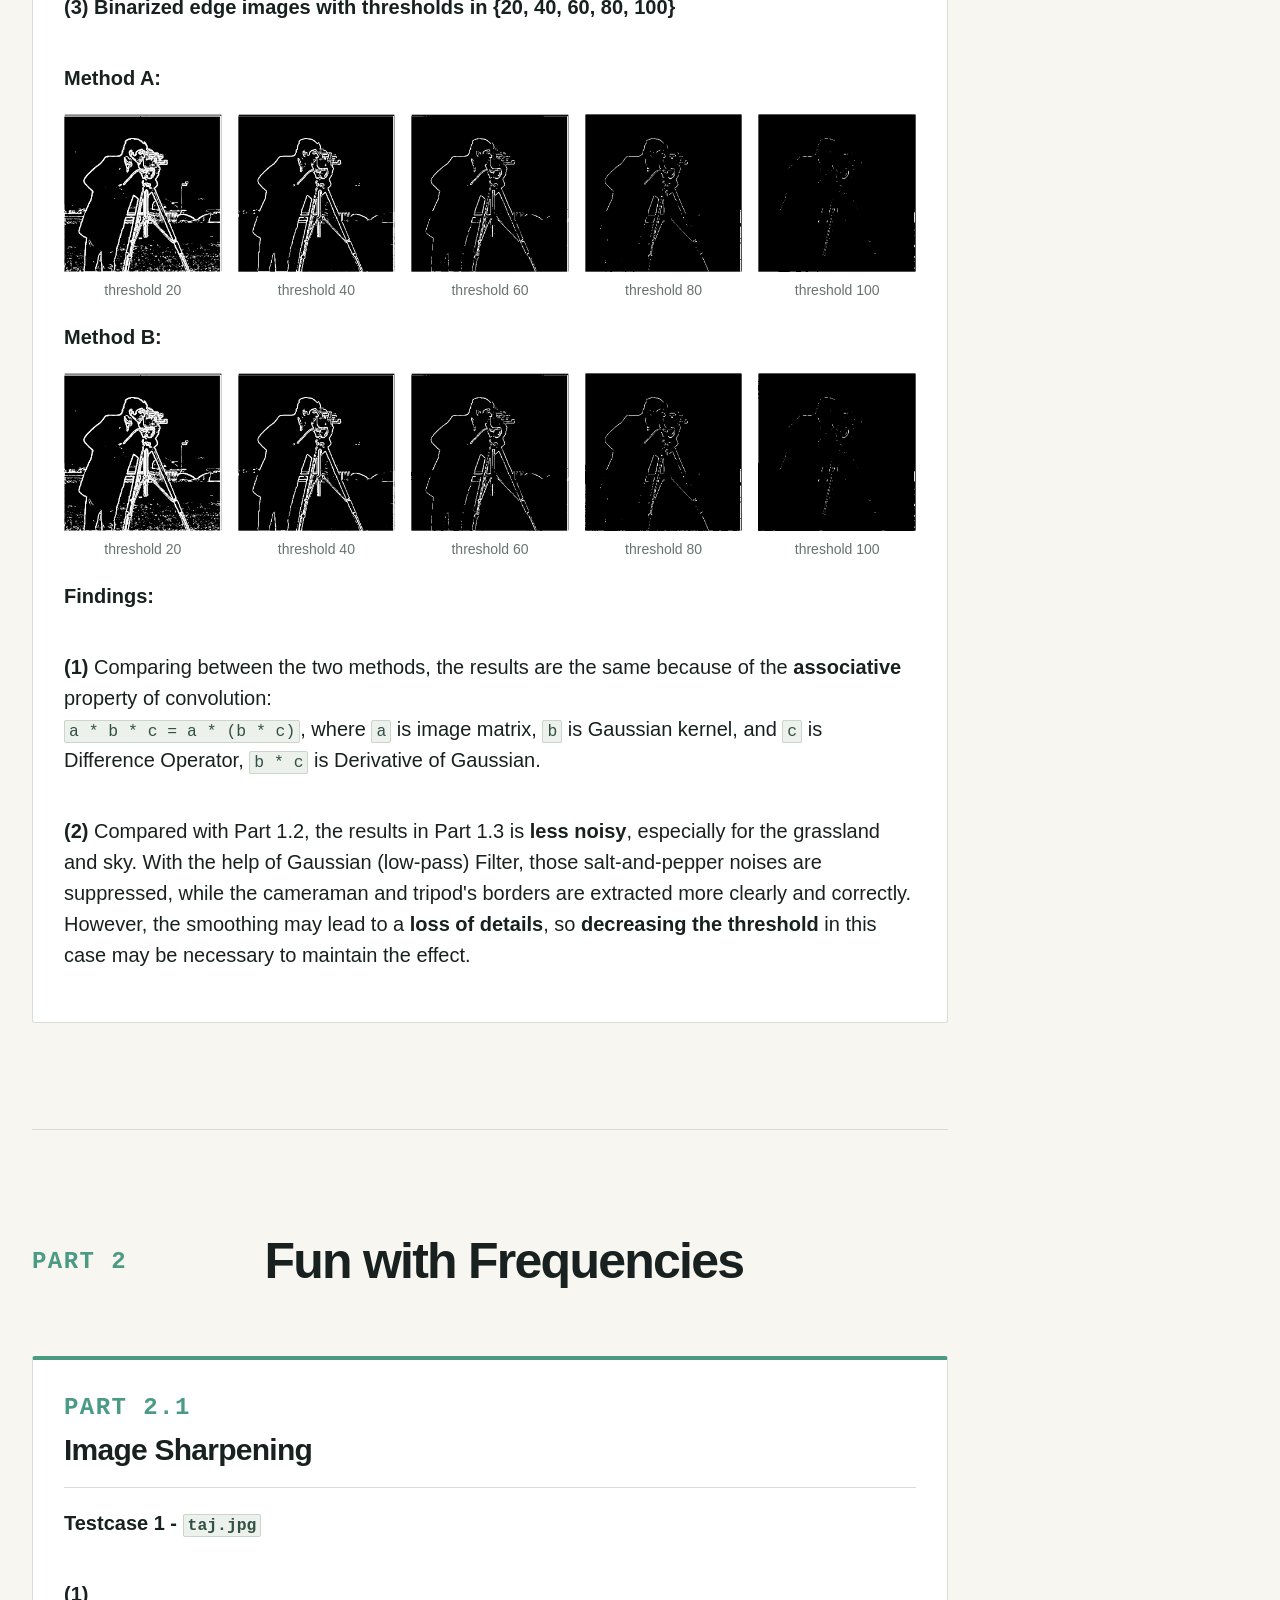
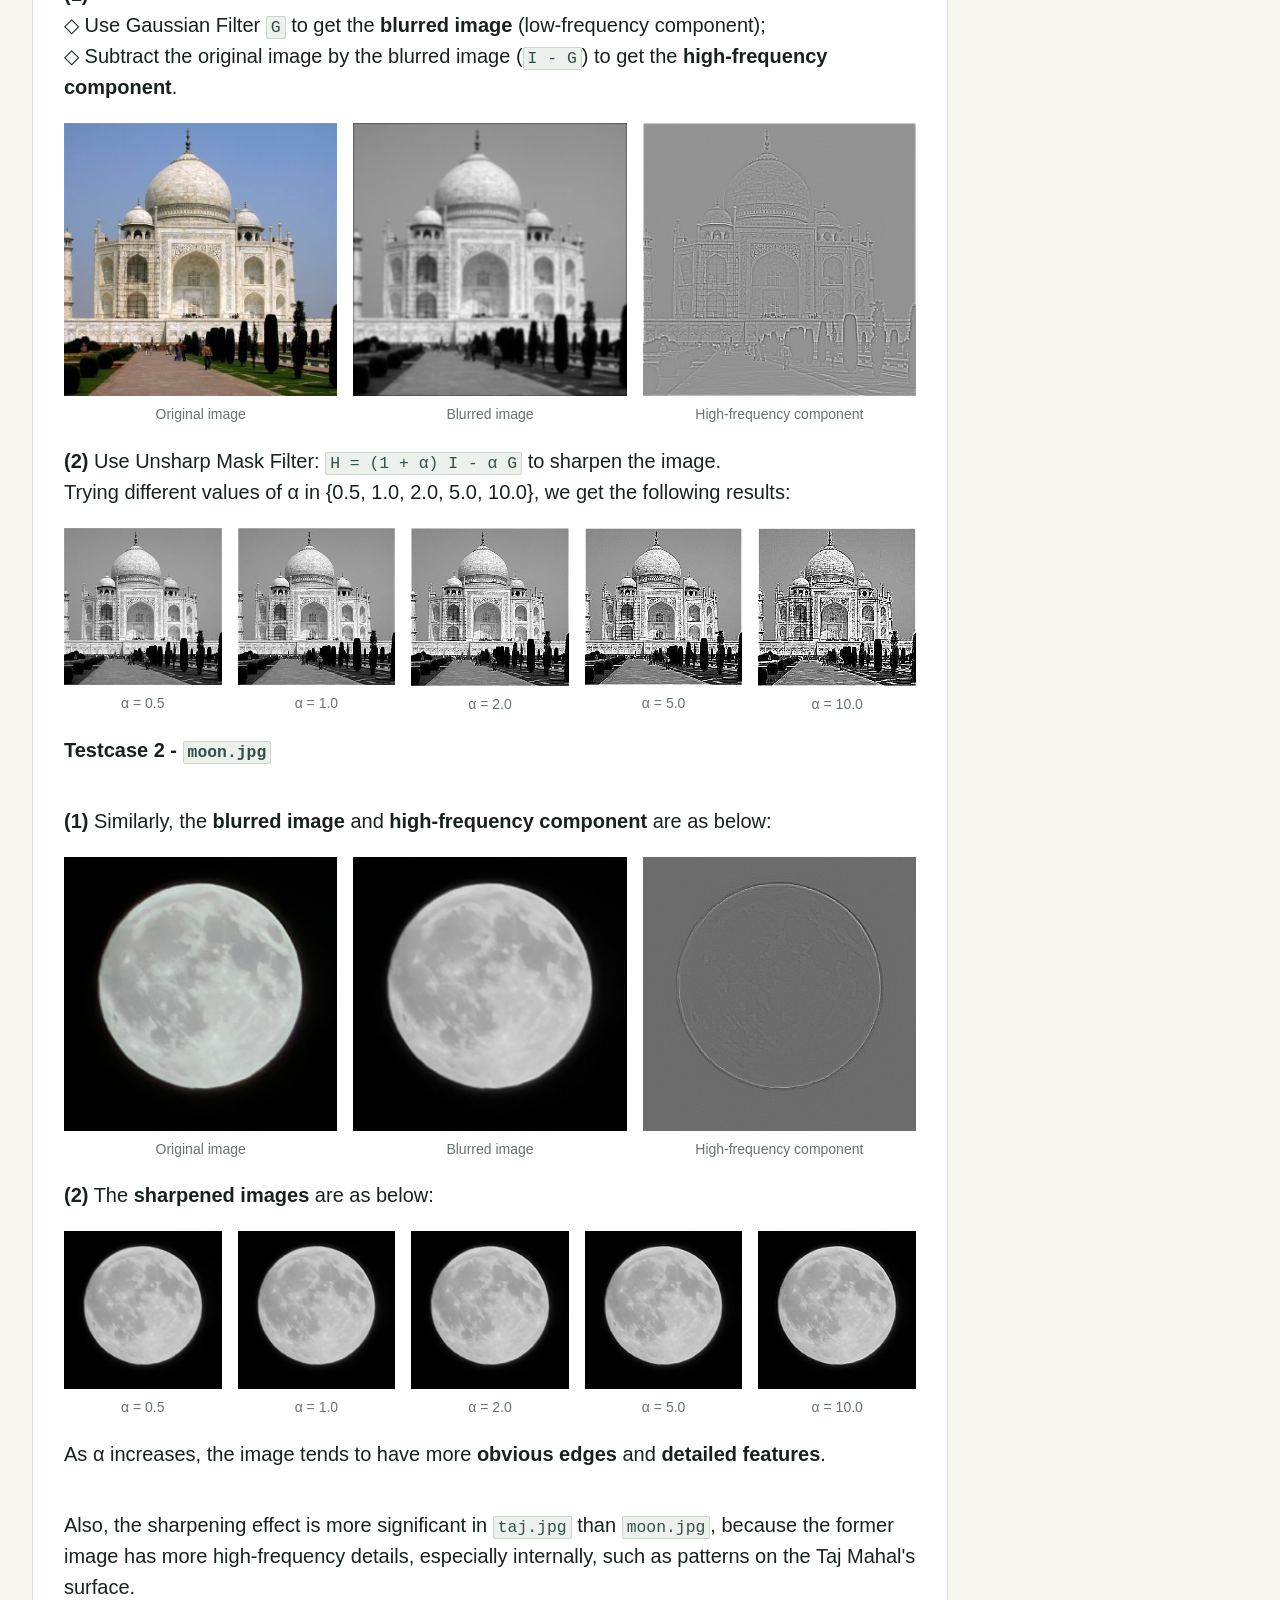
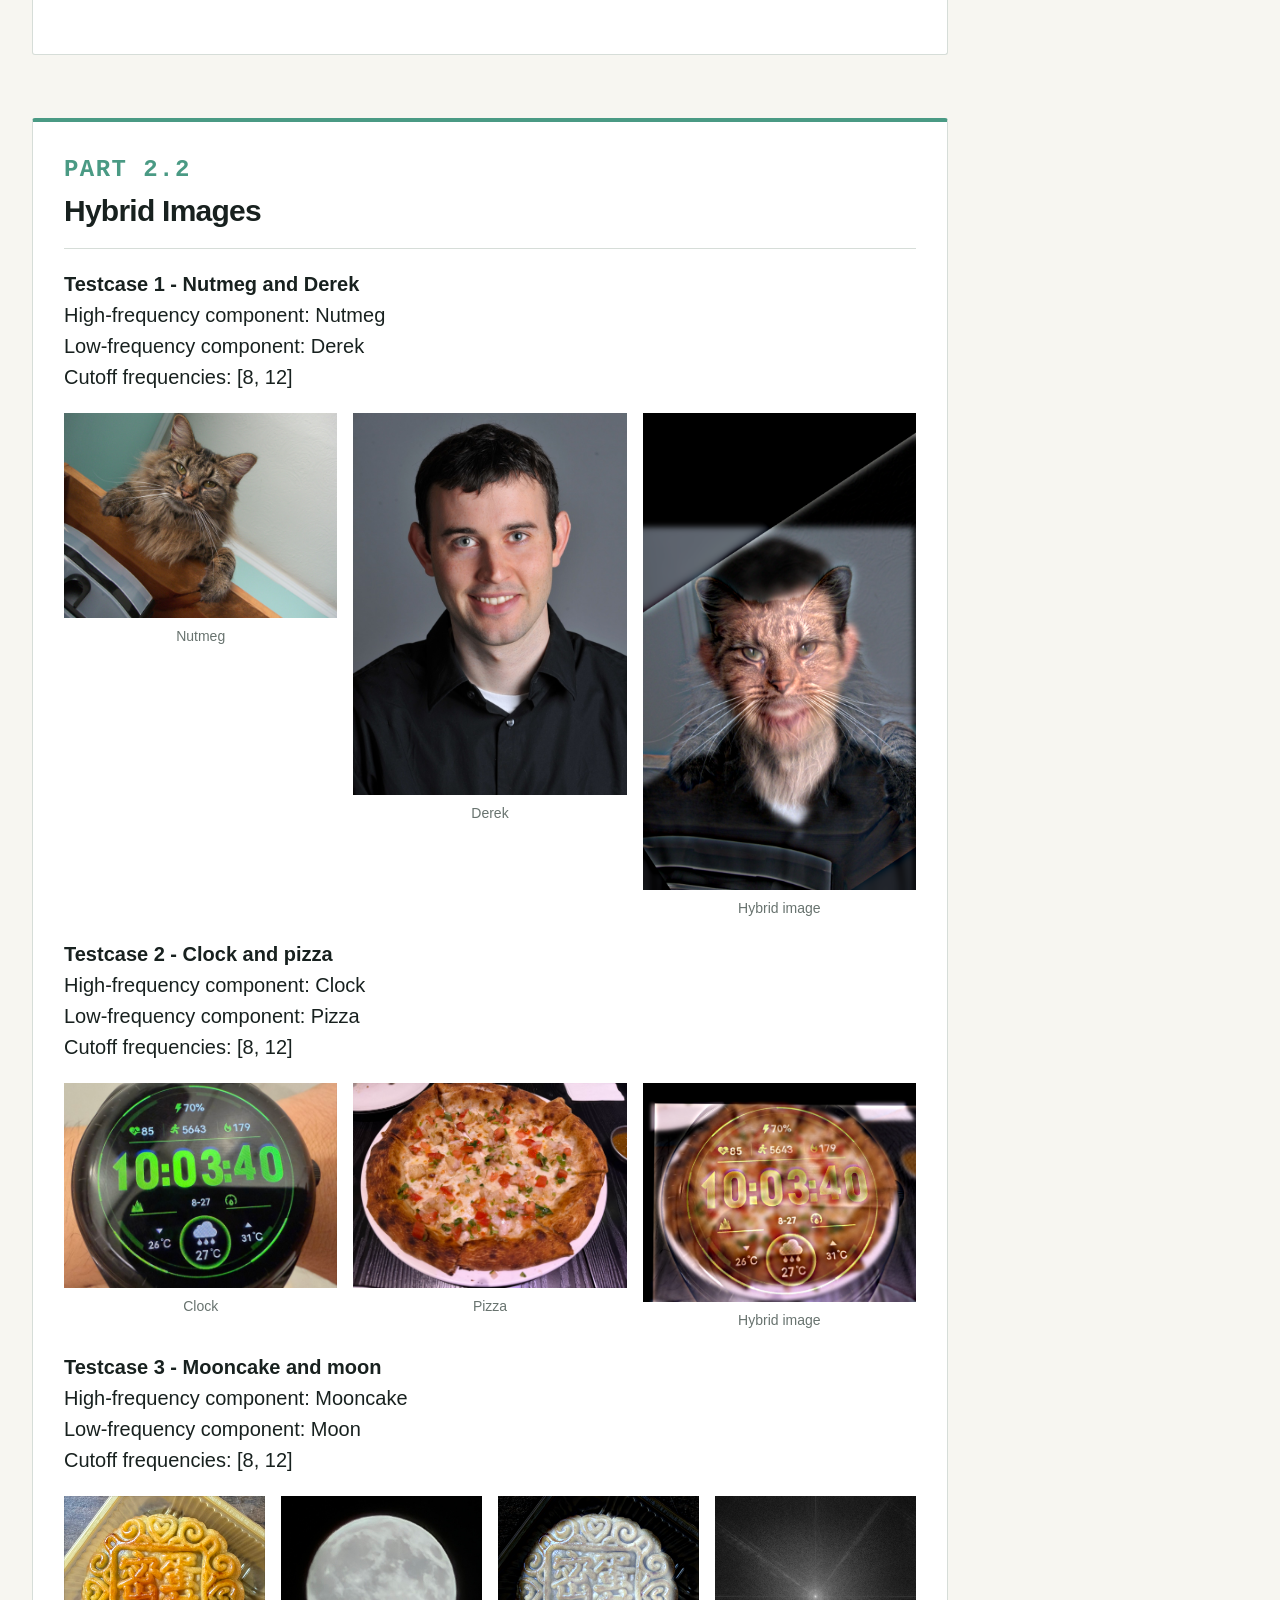
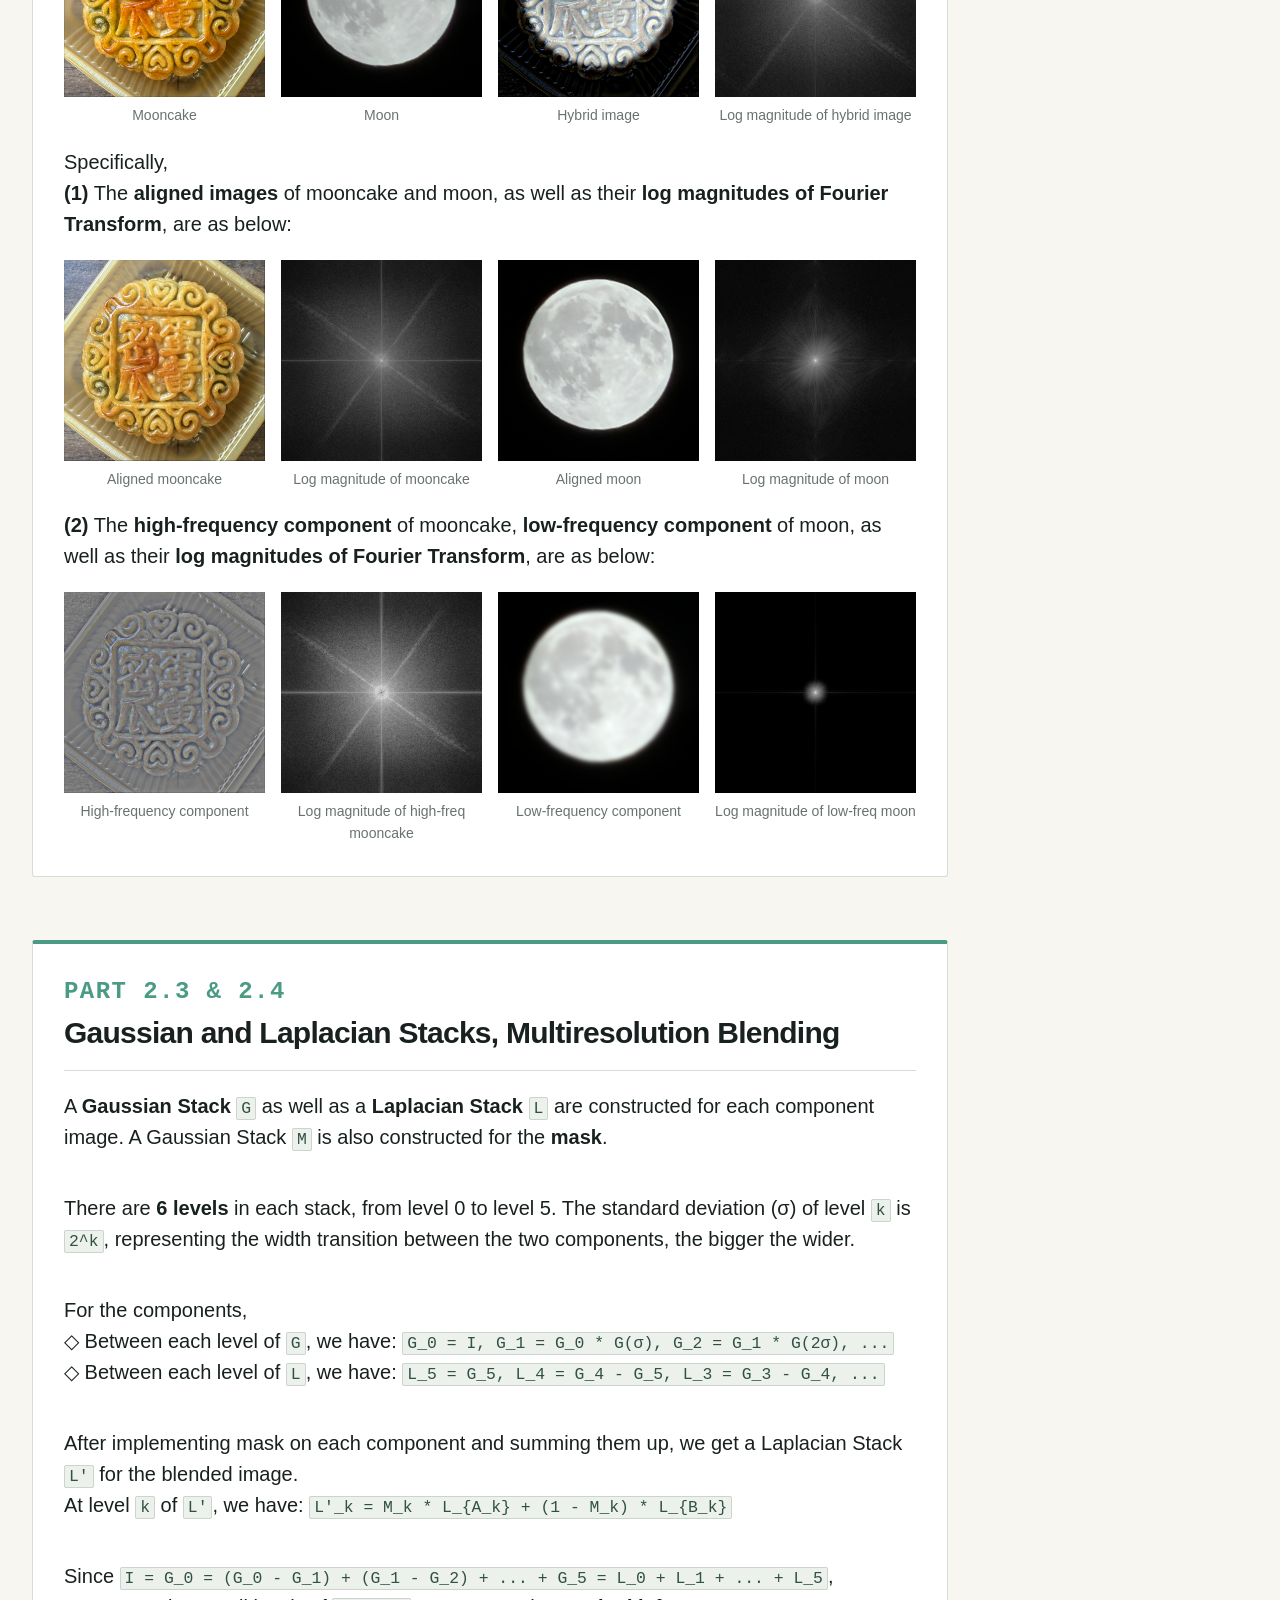
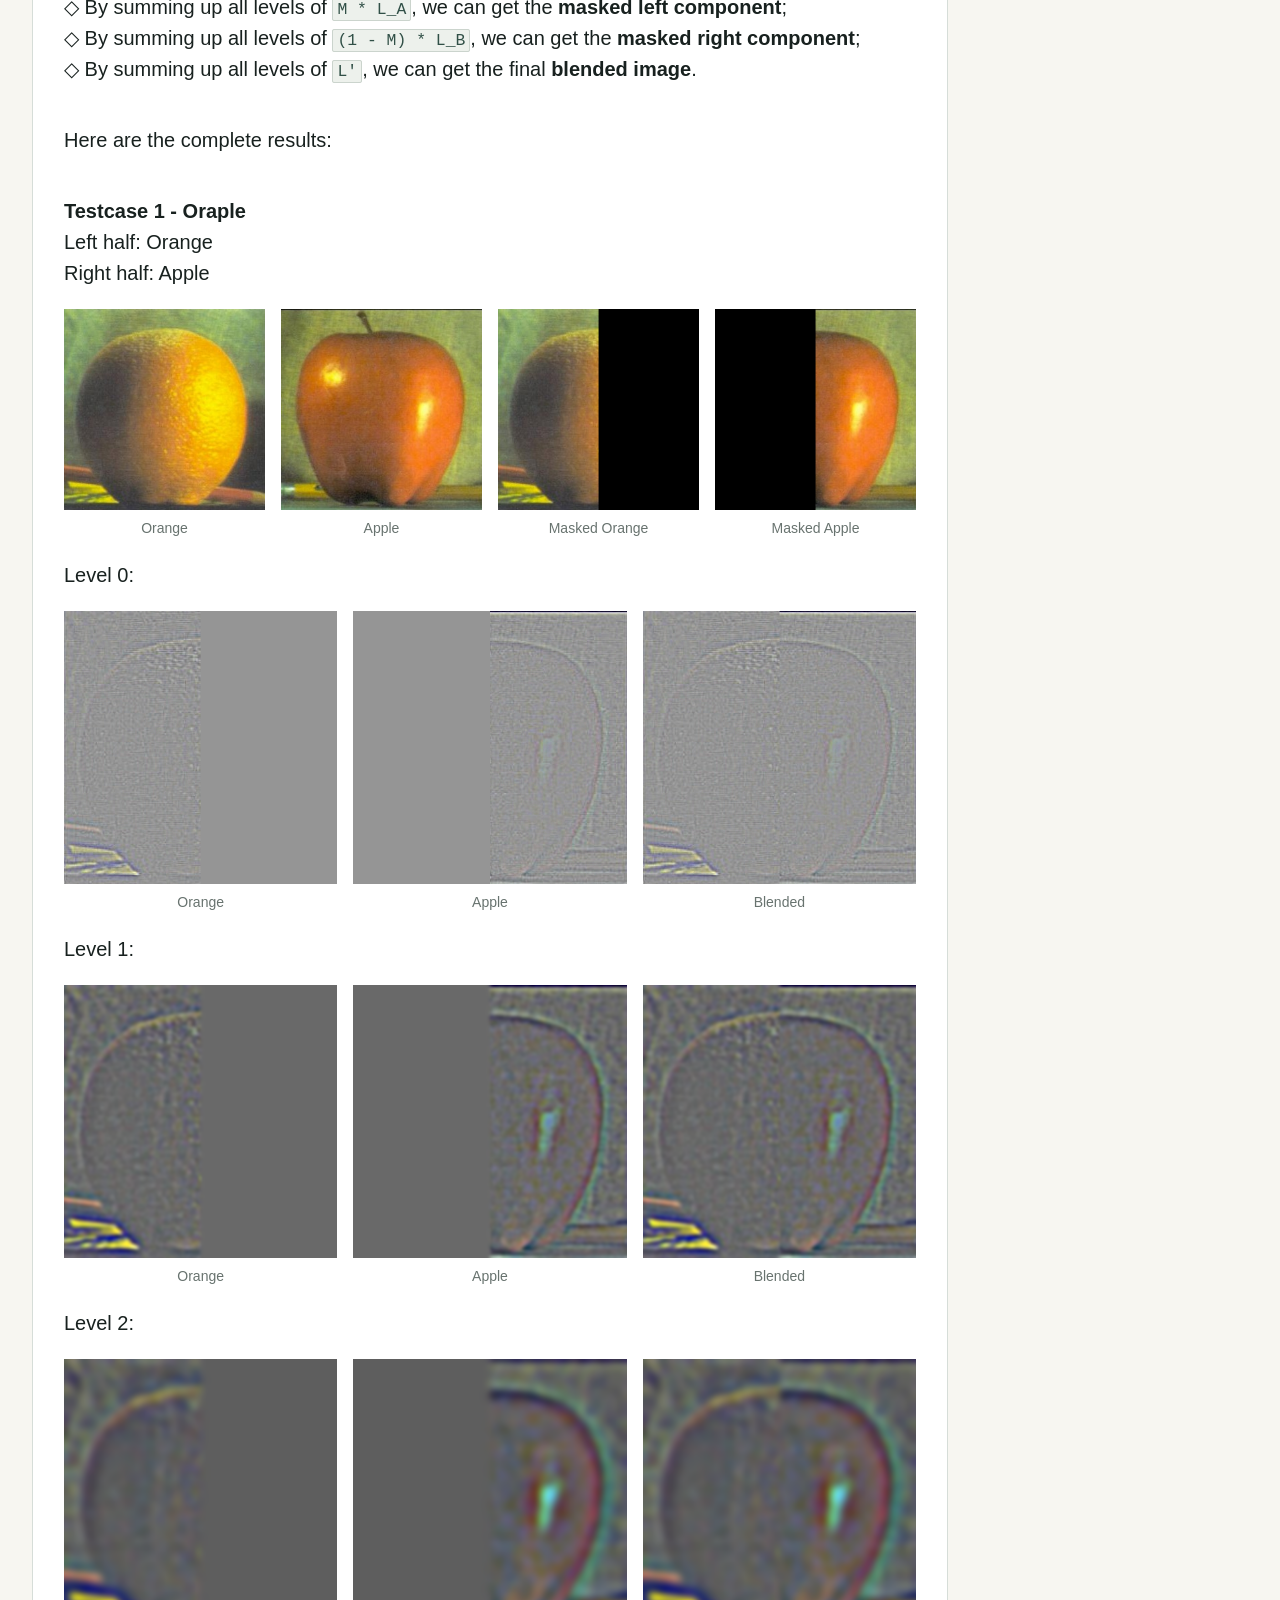
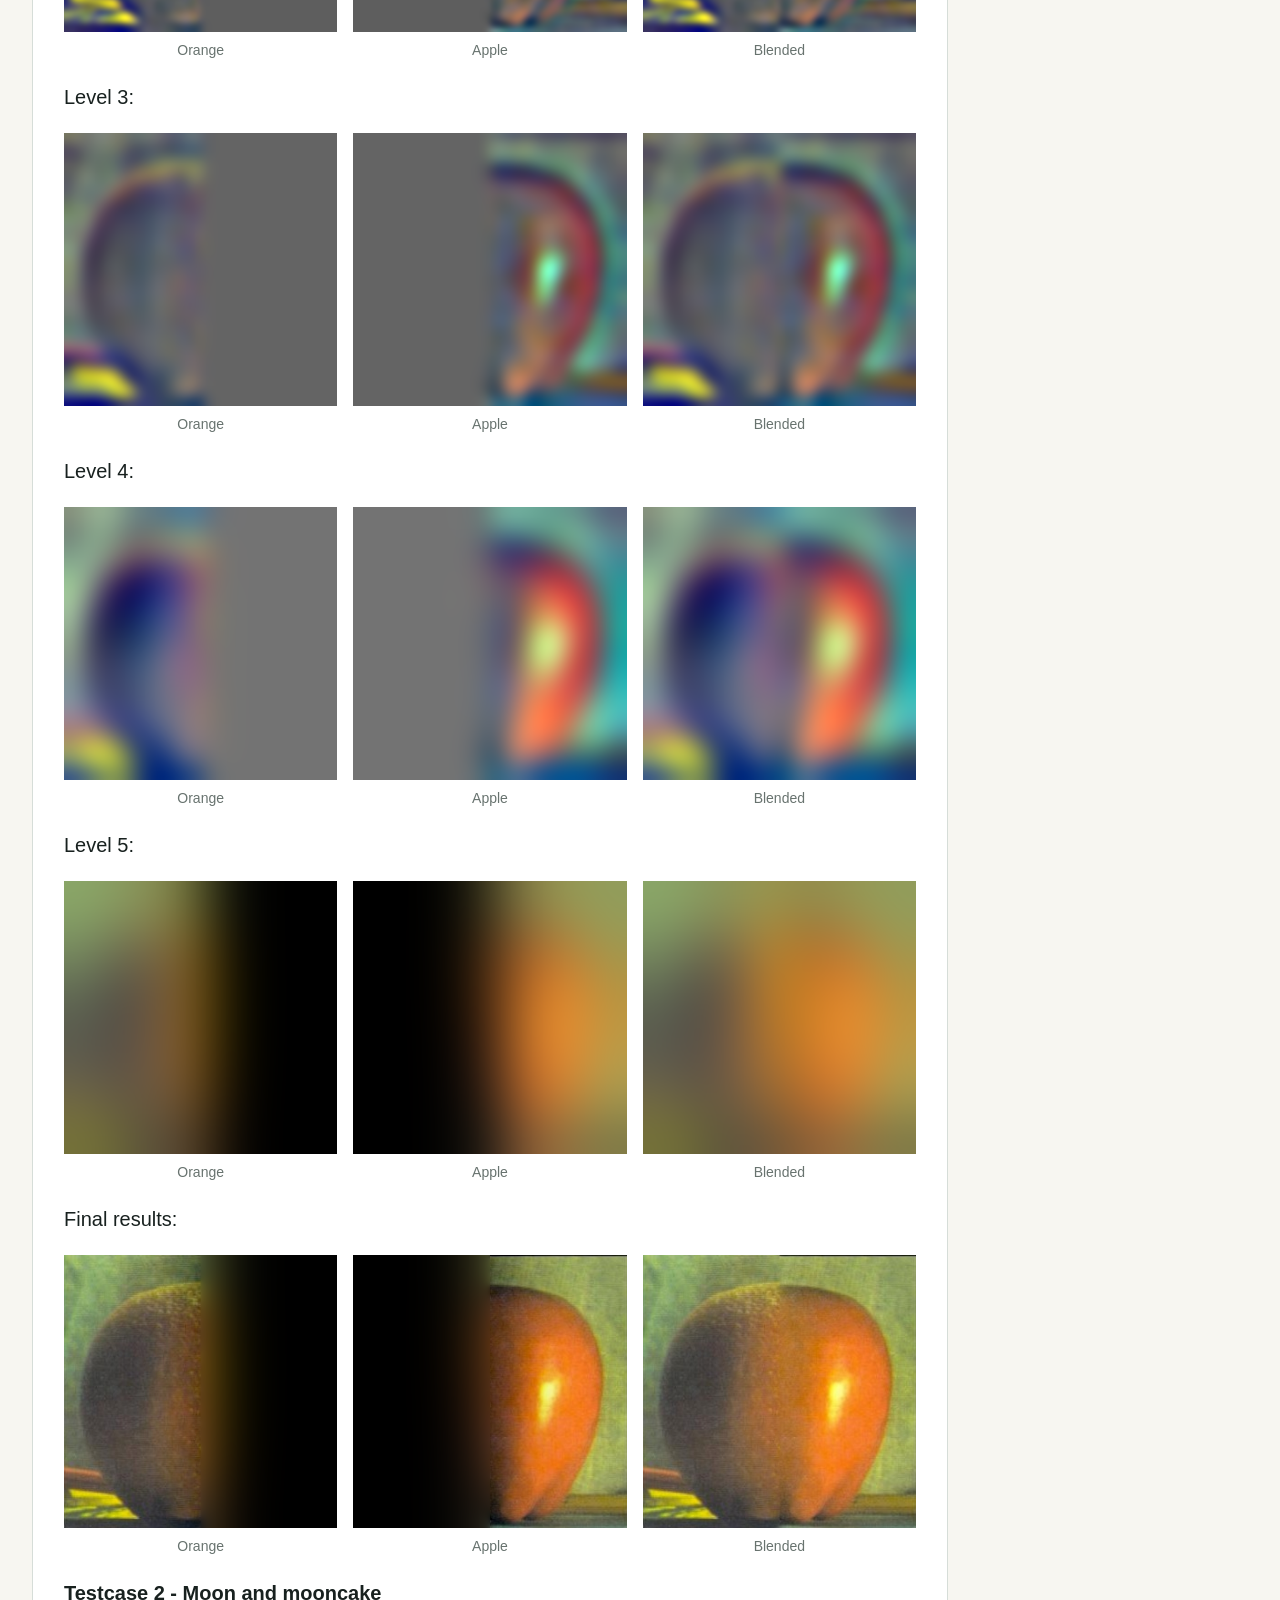
<file: UCB_CS_180_Project_2/index.html>
<!doctype html>
<html lang="en">
  <head>
    <meta charset="UTF-8">
    <meta name="viewport" content="width=device-width, initial-scale=1.0">
    <meta name="description" content="CS 180 Project 2 report webpage">
    <title>CS 180 Project 2</title>
    <link rel="stylesheet" href="styles.css">
  </head>
  <body>
    <header class="site-header">
      <a class="site-mark" href="#top" aria-label="Back to top">CS 180 Project 2</a>
      <nav class="site-nav" aria-label="Report sections">
        <div class="nav-group">
          <a class="nav-parent" href="#part1">Part 1</a>
          <div class="nav-submenu" aria-label="Part 1 sections">
            <a href="#part1-1-result">Part 1.1</a>
            <a href="#part1-2-result">Part 1.2</a>
            <a href="#part1-3-result">Part 1.3</a>
          </div>
        </div>
        <div class="nav-group">
          <a class="nav-parent" href="#part2">Part 2</a>
          <div class="nav-submenu" aria-label="Part 2 sections">
            <a href="#part2-1-result">Part 2.1</a>
            <a href="#part2-2-result">Part 2.2</a>
            <a href="#part2-3-4-result">Part 2.3 & 2.4</a>
          </div>
        </div>
      </nav>
    </header>

    <main id="top">
      <section class="hero" aria-labelledby="report-title">
        <div class="hero-content">
          <p class="eyebrow">CS 180 &middot; Project 2 &middot; Fall 2026</p>
          <h1 id="report-title">Fun with Filters and Frequencies</h1>
          <p class="hero-summary">
            Exploring convolution, gradients, filters, image sharpening,
            hybrid images and multi-resolution blending with Python and OpenCV.
          </p>
          <div class="hero-meta" aria-label="Project metadata">
            <span>Jiankang Chang</span>
            <span>3043265878</span>
            <span>jiankangchang2026@berkeley.edu</span>
            <span>October 2, 2026</span>
          </div>
        </div>
        <p class="hero-caption">Oraple (orange blended with apple)</p>
      </section>

      <section class="section-page" id="part1">
        <div class="section-page-heading">
          <p class="section-page-index">Part 1</p>
          <h2>Fun with Filters</h2>
        </div>

        <section class="section-result" id="part1-1-result" aria-labelledby="part1-1-title">
          <div class="section-result-heading">
            <div>
              <p class="section-result-index">Part 1.1</p>
              <h3 id="part1-1-title">Convolutions from Scratch</h3>
            </div>
          </div>
          <div class="section-result-layout">
            <p>Here are the NumPy implementations of convolution with 4 and 2 for-loops respectively:</p>

            <div class="code-panel">
              <div class="panel-label"><code>submission/code/part1.py</code></div>
              <pre><code>
# a. Convolution with 4 for-loops:
def convolve_4_loops(img: np.ndarray, kernel: np.ndarray) -> np.ndarray:
    k_height, k_width = kernel.shape

    # Flip the kernel
    kernel_flip = np.flip(kernel, axis=(0, 1))

    # Change to the original size
    result = np.zeros((img.shape[0] - k_height + 1, img.shape[1] - k_width + 1), dtype=np.float64)

    for row in range(result.shape[0]):
        for col in range(result.shape[1]):
            for i in range(k_height):
                for j in range(k_width):
                    result[row, col] += img[row + i, col + j] * kernel_flip[i, j]

    return result


# b. Convolution with 2 for-loops:
def convolve_2_loops(img: np.ndarray, kernel: np.ndarray) -> np.ndarray:
    k_height, k_width = kernel.shape

    # Flip the kernel
    kernel_flip = np.flip(kernel, axis=(0, 1))

    # Change to the original size
    result = np.zeros((img.shape[0] - k_height + 1, img.shape[1] - k_width + 1), dtype=np.float64)

    for row in range(result.shape[0]):
        for col in range(result.shape[1]):
            window = img[row:row + k_height, col:col + k_width]
            result[row, col] = np.sum(window * kernel_flip)

    return result
              </code></pre>
            </div>

            <p>With my selfie as the input image, the results after convolved with
              three different versions of 9x9 box filter look <strong>the same</strong>:</p>

            <div class="section-result-gallery section-result-gallery-4">
              <figure>
                <img src="assets/part1_1/selfie.jpg" alt="Original image" width="829" height="1190" loading="lazy">
                <figcaption>Original image</figcaption>
              </figure>
              <figure>
                <img src="assets/part1_1/result_a.png" alt="Output from 4-loop convolution" width="829" height="1190" loading="lazy">
                <figcaption>4 for-loops</figcaption>
              </figure>
              <figure>
                <img src="assets/part1_1/result_b.png" alt="Output from 2-loop convolution" width="829" height="1190" loading="lazy">
                <figcaption>2 for-loops</figcaption>
              </figure>
              <figure>
                <img src="assets/part1_1/result_c.png" alt="Output from scipy.signal.convolve2d" width="829" height="1190" loading="lazy">
                <figcaption><code>scipy.signal.convolve2d</code></figcaption>
              </figure>
            </div>

            <p>Here is a performance comparison among the three implementations:</p>
            <div class="metric-grid metric-grid-3" aria-label="Part 1.1 measurements">
              <div><strong>20.6454 s</strong><span>4 for-loops</span></div>
              <div><strong>1.9218 s</strong><span>2 for-loops</span></div>
              <div><strong>1.0189 s</strong><span><code>scipy.signal.convolve2d</code></span></div>
            </div>

            <p>The result shows that the 2-loop version is significantly faster than the 4-loop version, since
              NumPy uses <strong>vectorization</strong> to speed up matrix operations and avoid element-wise loops.</p>
          </div>
        </section>

        <section class="section-result" id="part1-2-result" aria-labelledby="part1-2-title">
          <div class="section-result-heading">
            <div>
              <p class="section-result-index">Part 1.2</p>
              <h3 id="part1-2-title">Finite Difference Operator</h3>
            </div>
          </div>
          <div class="section-result-layout">
            <p>Using Finite Difference Operator on the "cameraman" image,</p>

            <p><strong>(1)</strong> The <strong>gradients in the x and y directions</strong>
              respectively are visualized as below:</p>

            <div class="section-result-gallery section-result-gallery-3">
              <figure>
                <img src="assets/part1_2/cameraman.png" alt="Original image" loading="lazy">
                <figcaption>Original image</figcaption>
              </figure>
              <figure>
                <img src="assets/part1_2/grad_x.png" alt="Gradient in the x-direction" loading="lazy">
                <figcaption>Gradient in the x direction</figcaption>
              </figure>
              <figure>
                <img src="assets/part1_2/grad_y.png" alt="Gradient in the y-direction" loading="lazy">
                <figcaption>Gradient in the y direction</figcaption>
              </figure>
            </div>

            <p><strong>(2)</strong> The <strong>magnitude and orientation</strong> of the gradients
              are visualized as below:</p>

            <div class="section-result-gallery section-result-gallery-3">
              <figure>
                <img src="assets/part1_2/grad_magnitude.png" alt="Gradient magnitude" loading="lazy">
                <figcaption>Gradient magnitude</figcaption>
              </figure>
              <figure>
                <img src="assets/part1_2/grad_orientation.png" alt="Gradient orientation" loading="lazy">
                <figcaption>Gradient orientation</figcaption>
              </figure>
            </div>

            <p><strong>(3)</strong> Trying different thresholds in {20, 40, 60, 80, 100}, 
              we get the following <strong>binarized edge images</strong>:</p>

            <div class="section-result-gallery section-result-gallery-5">
              <figure>
                <img src="assets/part1_2/bin_edge_20.png" alt="Binarized edge image with threshold 20" loading="lazy">
                <figcaption>threshold 20</figcaption>
              </figure>
              <figure>
                <img src="assets/part1_2/bin_edge_40.png" alt="Binarized edge image with threshold 40" loading="lazy">
                <figcaption>threshold 40</figcaption>
              </figure>
              <figure>
                <img src="assets/part1_2/bin_edge_60.png" alt="Binarized edge image with threshold 60" loading="lazy">
                <figcaption>threshold 60</figcaption>
              </figure>
              <figure>
                <img src="assets/part1_2/bin_edge_80.png" alt="Binarized edge image with threshold 80" loading="lazy">
                <figcaption>threshold 80</figcaption>
              </figure>
              <figure>
                <img src="assets/part1_2/bin_edge_100.png" alt="Binarized edge image with threshold 100" loading="lazy">
                <figcaption>threshold 100</figcaption>
              </figure>
            </div>

            <p>Comparing the results from different thresholds, we can find that:
            <br>◇ When the threshold is <strong>low</strong> (20), the edge can be <strong>completely and clearly</strong>
             extracted, but some <strong>noises</strong> are also present, especially in the regions of grassland and sky.
            <br>◇ When the threshold is <strong>high</strong> (80 or 100), although the noises are reduced
             (even eliminated), the edge turns to be <strong>incomplete</strong>, e.g. the edge of the cameraman's coat
             is disconnected.
            <br>◇ When the threshold is <strong>intermediate</strong> (40 or 60), the result reaches a
             <strong>good balance</strong> between edge completeness and noise reduction.</p>
          </div>
        </section>

        <section class="section-result" id="part1-3-result" aria-labelledby="part1-3-title">
          <div class="section-result-heading">
            <div>
              <p class="section-result-index">Part 1.3</p>
              <h3 id="part1-3-title">Derivative of Gaussian Filter</h3>
            </div>
          </div>

          <div class="section-result-layout">
            <p>Use Gaussian Filter to smooth the image in two methods before processing it as in Part 1.2:
            <br>◇ <strong>Method A:</strong> Convolve the image with Gaussian kernel, then with Difference Operator.
            <br>◇ <strong>Method B:</strong> Convolve the image with Derivative of Gaussian (DoG) kernel.</p>

            <p><strong>(1) Gradients in the x and y directions</strong></p>

            <p><strong>Method A:</strong></p>
            <div class="section-result-gallery section-result-gallery-3">
              <figure>
                <img src="assets/part1_3/gaussian/grad_x_gaussian.png" alt="Gradient in the x-direction" loading="lazy">
                <figcaption>Gradient in the x direction</figcaption>
              </figure>
              <figure>
                <img src="assets/part1_3/gaussian/grad_y_gaussian.png" alt="Gradient in the y-direction" loading="lazy">
                <figcaption>Gradient in the y direction</figcaption>
              </figure>
            </div>

            <p><strong>Method B:</strong></p>
            <div class="section-result-gallery section-result-gallery-3">
              <figure>
                <img src="assets/part1_3/d_gaussian/grad_x_d_gaussian.png" alt="Gradient in the x-direction" loading="lazy">
                <figcaption>Gradient in the x direction</figcaption>
              </figure>
              <figure>
                <img src="assets/part1_3/d_gaussian/grad_y_d_gaussian.png" alt="Gradient in the y-direction" loading="lazy">
                <figcaption>Gradient in the y direction</figcaption>
              </figure>
            </div>

            <p><strong>(2) Magnitude and orientation of the gradients</strong></p>

            <p><strong>Method A:</strong></p>
            <div class="section-result-gallery section-result-gallery-3">
              <figure>
                <img src="assets/part1_3/gaussian/grad_magnitude_gaussian.png" alt="Gradient magnitude" loading="lazy">
                <figcaption>Gradient magnitude</figcaption>
              </figure>
              <figure>
                <img src="assets/part1_3/gaussian/grad_orientation_gaussian.png" alt="Gradient orientation" loading="lazy">
                <figcaption>Gradient orientation</figcaption>
              </figure>
            </div>

            <p><strong>Method B:</strong></p>
            <div class="section-result-gallery section-result-gallery-3">
              <figure>
                <img src="assets/part1_3/d_gaussian/grad_magnitude_d_gaussian.png" alt="Gradient magnitude" loading="lazy">
                <figcaption>Gradient magnitude</figcaption>
              </figure>
              <figure>
                <img src="assets/part1_3/d_gaussian/grad_orientation_d_gaussian.png" alt="Gradient orientation" loading="lazy">
                <figcaption>Gradient orientation</figcaption>
              </figure>
            </div>

            <p><strong>(3) Binarized edge images with thresholds in {20, 40, 60, 80, 100}</strong></p>

            <p><strong>Method A:</strong></p>
            <div class="section-result-gallery section-result-gallery-5">
              <figure>
                <img src="assets/part1_3/gaussian/bin_edge_20_gaussian.png" alt="Binarized edge image with threshold 20" loading="lazy">
                <figcaption>threshold 20</figcaption>
              </figure>
              <figure>
                <img src="assets/part1_3/gaussian/bin_edge_40_gaussian.png" alt="Binarized edge image with threshold 40" loading="lazy">
                <figcaption>threshold 40</figcaption>
              </figure>
              <figure>
                <img src="assets/part1_3/gaussian/bin_edge_60_gaussian.png" alt="Binarized edge image with threshold 60" loading="lazy">
                <figcaption>threshold 60</figcaption>
              </figure>
              <figure>
                <img src="assets/part1_3/gaussian/bin_edge_80_gaussian.png" alt="Binarized edge image with threshold 80" loading="lazy">
                <figcaption>threshold 80</figcaption>
              </figure>
              <figure>
                <img src="assets/part1_3/gaussian/bin_edge_100_gaussian.png" alt="Binarized edge image with threshold 100" loading="lazy">
                <figcaption>threshold 100</figcaption>
              </figure>
            </div>

            <p><strong>Method B:</strong></p>
            <div class="section-result-gallery section-result-gallery-5">
              <figure>
                <img src="assets/part1_3/d_gaussian/bin_edge_20_d_gaussian.png" alt="Binarized edge image with threshold 20" loading="lazy">
                <figcaption>threshold 20</figcaption>
              </figure>
              <figure>
                <img src="assets/part1_3/d_gaussian/bin_edge_40_d_gaussian.png" alt="Binarized edge image with threshold 40" loading="lazy">
                <figcaption>threshold 40</figcaption>
              </figure>
              <figure>
                <img src="assets/part1_3/d_gaussian/bin_edge_60_d_gaussian.png" alt="Binarized edge image with threshold 60" loading="lazy">
                <figcaption>threshold 60</figcaption>
              </figure>
              <figure>
                <img src="assets/part1_3/d_gaussian/bin_edge_80_d_gaussian.png" alt="Binarized edge image with threshold 80" loading="lazy">
                <figcaption>threshold 80</figcaption>
              </figure>
              <figure>
                <img src="assets/part1_3/d_gaussian/bin_edge_100_d_gaussian.png" alt="Binarized edge image with threshold 100" loading="lazy">
                <figcaption>threshold 100</figcaption>
              </figure>
            </div>

            <p><strong>Findings:</strong></p>
            <p><strong>(1)</strong> Comparing between the two methods, the results are the same because of
              the <strong>associative</strong> property of convolution: <br><code>a * b * c = a * (b * c)</code>, where
              <code>a</code> is image matrix, <code>b</code> is Gaussian kernel, and <code>c</code> is Difference Operator,
              <code>b * c</code> is Derivative of Gaussian.</p>

            <p><strong>(2)</strong> Compared with Part 1.2, the results in Part 1.3 is <strong>less noisy</strong>,
              especially for the grassland and sky. With the help of Gaussian (low-pass) Filter,
              those salt-and-pepper noises are suppressed, while the cameraman and tripod's borders are
              extracted more clearly and correctly. However, the smoothing may lead to a <strong>loss of details</strong>,
              so <strong>decreasing the threshold</strong> in this case may be necessary to maintain the effect.</p>
          </div>
        </section>
      </section>

      <section class="section-page section-divider" id="part2">
        <div class="section-page-heading">
          <p class="section-page-index">Part 2</p>
          <h2>Fun with Frequencies</h2>
        </div>

        <section class="section-result" id="part2-1-result" aria-labelledby="part2-1-title">
          <div class="section-result-heading">
            <div>
              <p class="section-result-index">Part 2.1</p>
              <h3 id="part2-1-title">Image Sharpening</h3>
            </div>
          </div>
          <div class="section-result-layout">
            <p><strong>Testcase 1 - <code>taj.jpg</code></strong></p>

            <p><strong>(1)</strong>
            <br>◇ Use Gaussian Filter <code>G</code> to get the <strong>blurred image</strong> (low-frequency component);
            <br>◇ Subtract the original image by the blurred image (<code>I - G</code>) to get the
              <strong>high-frequency component</strong>.</p>

            <div class="section-result-gallery section-result-gallery-3">
              <figure>
                <img src="assets/part2_1/taj/taj.jpg" alt="Original image" loading="lazy">
                <figcaption>Original image</figcaption>
              </figure>
              <figure>
                <img src="assets/part2_1/taj/taj_blurred.png" alt="Blurred image" loading="lazy">
                <figcaption>Blurred image</figcaption>
              </figure>
              <figure>
                <img src="assets/part2_1/taj/taj_high_freq.png" alt="High-frequency component" loading="lazy">
                <figcaption>High-frequency component</figcaption>
              </figure>
            </div>

            <p><strong>(2)</strong> Use Unsharp Mask Filter: <code>H = (1 + α) I - α G</code> to sharpen the image.
            <br>Trying different values of α in {0.5, 1.0, 2.0, 5.0, 10.0}, we get the following results:</p>

            <div class="section-result-gallery section-result-gallery-5">
              <figure>
                <img src="assets/part2_1/taj/taj_sharpened_0.5.png" alt="Sharpened image with α = 0.5" loading="lazy">
                <figcaption>α = 0.5</figcaption>
              </figure>
              <figure>
                <img src="assets/part2_1/taj/taj_sharpened_1.0.png" alt="Sharpened image with α = 1.0" loading="lazy">
                <figcaption>α = 1.0</figcaption>
              </figure>
              <figure>
                <img src="assets/part2_1/taj/taj_sharpened_2.0.png" alt="Sharpened image with α = 2.0" loading="lazy">
                <figcaption>α = 2.0</figcaption>
              </figure>
              <figure>
                <img src="assets/part2_1/taj/taj_sharpened_5.0.png" alt="Sharpened image with α = 5.0" loading="lazy">
                <figcaption>α = 5.0</figcaption>
              </figure>
              <figure>
                <img src="assets/part2_1/taj/taj_sharpened_10.0.png" alt="Sharpened image with α = 10.0" loading="lazy">
                <figcaption>α = 10.0</figcaption>
              </figure>
            </div>

            <p><strong>Testcase 2 - <code>moon.jpg</code></strong></p>

            <p><strong>(1)</strong> Similarly, the <strong>blurred image</strong> and
              <strong>high-frequency component</strong> are as below:</p>

            <div class="section-result-gallery section-result-gallery-3">
              <figure>
                <img src="assets/part2_1/moon/moon.jpg" alt="Original image" loading="lazy">
                <figcaption>Original image</figcaption>
              </figure>
              <figure>
                <img src="assets/part2_1/moon/moon_blurred.png" alt="Blurred image" loading="lazy">
                <figcaption>Blurred image</figcaption>
              </figure>
              <figure>
                <img src="assets/part2_1/moon/moon_high_freq.png" alt="High-frequency component" loading="lazy">
                <figcaption>High-frequency component</figcaption>
              </figure>
            </div>

            <p><strong>(2)</strong> The <strong>sharpened images</strong> are as below:</p>

            <div class="section-result-gallery section-result-gallery-5">
              <figure>
                <img src="assets/part2_1/moon/moon_sharpened_0.5.png" alt="Sharpened image with α = 0.5" loading="lazy">
                <figcaption>α = 0.5</figcaption>
              </figure>
              <figure>
                <img src="assets/part2_1/moon/moon_sharpened_1.0.png" alt="Sharpened image with α = 1.0" loading="lazy">
                <figcaption>α = 1.0</figcaption>
              </figure>
              <figure>
                <img src="assets/part2_1/moon/moon_sharpened_2.0.png" alt="Sharpened image with α = 2.0" loading="lazy">
                <figcaption>α = 2.0</figcaption>
              </figure>
              <figure>
                <img src="assets/part2_1/moon/moon_sharpened_5.0.png" alt="Sharpened image with α = 5.0" loading="lazy">
                <figcaption>α = 5.0</figcaption>
              </figure>
              <figure>
                <img src="assets/part2_1/moon/moon_sharpened_10.0.png" alt="Sharpened image with α = 10.0" loading="lazy">
                <figcaption>α = 10.0</figcaption>
              </figure>
            </div>

            <p>As α increases, the image tends to have more <strong>obvious edges</strong> and
              <strong>detailed features</strong>.</p>

            <p>Also, the sharpening effect is more significant in <code>taj.jpg</code> than <code>moon.jpg</code>,
              because the former image has more high-frequency details, especially internally,
              such as patterns on the Taj Mahal's surface.</p>
          </div>
        </section>

        <section class="section-result" id="part2-2-result" aria-labelledby="part2-2-title">
          <div class="section-result-heading">
            <div>
              <p class="section-result-index">Part 2.2</p>
              <h3 id="part2-2-title">Hybrid Images</h3>
            </div>
          </div>
          <div class="section-result-layout">
            <p><strong>Testcase 1 - Nutmeg and Derek</strong>
            <br>High-frequency component: Nutmeg
            <br>Low-frequency component: Derek
            <br>Cutoff frequencies: [8, 12]</p>

            <div class="section-result-gallery section-result-gallery-3">
              <figure>
                <img src="assets/part2_2/nutmeg_DerekPicture/nutmeg.jpg" alt="Nutmeg" loading="lazy">
                <figcaption>Nutmeg</figcaption>
              </figure>
              <figure>
                <img src="assets/part2_2/nutmeg_DerekPicture/DerekPicture.jpg" alt="Derek" loading="lazy">
                <figcaption>Derek</figcaption>
              </figure>
              <figure>
                <img src="assets/part2_2/nutmeg_DerekPicture/nutmeg_DerekPicture_hybrid.png" alt="Hybrid image" loading="lazy">
                <figcaption>Hybrid image</figcaption>
              </figure>
            </div>

            <p><strong>Testcase 2 - Clock and pizza</strong>
            <br>High-frequency component: Clock
            <br>Low-frequency component: Pizza
            <br>Cutoff frequencies: [8, 12]</p>

            <div class="section-result-gallery section-result-gallery-3">
              <figure>
                <img src="assets/part2_2/clock_pizza/clock.jpg" alt="Clock" loading="lazy">
                <figcaption>Clock</figcaption>
              </figure>
              <figure>
                <img src="assets/part2_2/clock_pizza/pizza.jpg" alt="Pizza" loading="lazy">
                <figcaption>Pizza</figcaption>
              </figure>
              <figure>
                <img src="assets/part2_2/clock_pizza/clock_pizza_hybrid.png" alt="Hybrid image" loading="lazy">
                <figcaption>Hybrid image</figcaption>
              </figure>
            </div>

            <p><strong>Testcase 3 - Mooncake and moon</strong>
            <br>High-frequency component: Mooncake
            <br>Low-frequency component: Moon
            <br>Cutoff frequencies: [8, 12]</p>

            <div class="section-result-gallery section-result-gallery-4">
              <figure>
                <img src="assets/part2_2/mooncake_moon/mooncake.jpg" alt="Mooncake" loading="lazy">
                <figcaption>Mooncake</figcaption>
              </figure>
              <figure>
                <img src="assets/part2_2/mooncake_moon/moon.jpg" alt="Moon" loading="lazy">
                <figcaption>Moon</figcaption>
              </figure>
              <figure>
                <img src="assets/part2_2/mooncake_moon/mooncake_moon_hybrid.png" alt="Hybrid image" loading="lazy">
                <figcaption>Hybrid image</figcaption>
              </figure>
              <figure>
                <img src="assets/part2_2/mooncake_moon/mooncake_moon_hybrid_fft.png" alt="Log magnitude of hybrid image" loading="lazy">
                <figcaption>Log magnitude of hybrid image</figcaption>
              </figure>
            </div>

            <p>Specifically,
            <br><strong>(1)</strong> The <strong>aligned images</strong> of mooncake and moon, as well as their
              <strong>log magnitudes of Fourier Transform</strong>, are as below:</p>

            <div class="section-result-gallery section-result-gallery-4">
              <figure>
                <img src="assets/part2_2/mooncake_moon/mooncake_aligned.png" alt="Aligned mooncake" loading="lazy">
                <figcaption>Aligned mooncake</figcaption>
              </figure>
              <figure>
                <img src="assets/part2_2/mooncake_moon/mooncake_fft.png" alt="Log magnitude of aligned mooncake" loading="lazy">
                <figcaption>Log magnitude of mooncake</figcaption>
              </figure>
              <figure>
                <img src="assets/part2_2/mooncake_moon/moon_aligned.png" alt="Aligned moon" loading="lazy">
                <figcaption>Aligned moon</figcaption>
              </figure>
              <figure>
                <img src="assets/part2_2/mooncake_moon/moon_fft.png" alt="Log magnitude of aligned moon" loading="lazy">
                <figcaption>Log magnitude of moon</figcaption>
              </figure>
            </div>

            <p><strong>(2)</strong> The <strong>high-frequency component</strong> of mooncake,
              <strong>low-frequency component</strong> of moon, as well as their
              <strong>log magnitudes of Fourier Transform</strong>, are as below:</p>

            <div class="section-result-gallery section-result-gallery-4">
              <figure>
                <img src="assets/part2_2/mooncake_moon/mooncake_high.png" alt="High-frequency component of mooncake" loading="lazy">
                <figcaption>High-frequency component</figcaption>
              </figure>
              <figure>
                <img src="assets/part2_2/mooncake_moon/mooncake_high_fft.png" alt="Log magnitude of high-frequency component of mooncake" loading="lazy">
                <figcaption>Log magnitude of high-freq mooncake</figcaption>
              </figure>
              <figure>
                <img src="assets/part2_2/mooncake_moon/moon_low.png" alt="Low-frequency component of moon" loading="lazy">
                <figcaption>Low-frequency component</figcaption>
              </figure>
              <figure>
                <img src="assets/part2_2/mooncake_moon/moon_low_fft.png" alt="Log magnitude of low-frequency component of moon" loading="lazy">
                <figcaption>Log magnitude of low-freq moon</figcaption>
              </figure>
          </div>
        </section>

        <section class="section-result" id="part2-3-4-result" aria-labelledby="part2-3-title">
          <div class="section-result-heading">
            <div>
              <p class="section-result-index">Part 2.3 & 2.4</p>
              <h3 id="part2-3-4-title">Gaussian and Laplacian Stacks, Multiresolution Blending</h3>
            </div>
          </div>
          <div class="section-result-layout">
            <p>A <strong>Gaussian Stack</strong> <code>G</code> as well as
              a <strong>Laplacian Stack</strong> <code>L</code> are constructed for each component image.
              A Gaussian Stack <code>M</code> is also constructed for the <strong>mask</strong>.</p>

            <p>There are <strong>6 levels</strong> in each stack, from level 0 to level 5.
              The standard deviation (σ) of level <code>k</code> is <code>2^k</code>, representing the width transition
              between the two components, the bigger the wider.</p>

            <p>For the components,
            <br>◇ Between each level of <code>G</code>, we have:
              <code>G_0 = I, G_1 = G_0 * G(σ), G_2 = G_1 * G(2σ), ...</code>
            <br>◇ Between each level of <code>L</code>, we have:
              <code>L_5 = G_5, L_4 = G_4 - G_5, L_3 = G_3 - G_4, ...</code></p>

            <p>After implementing mask on each component and summing them up, we get a Laplacian Stack <code>L'</code>
              for the blended image.
            <br>At level <code>k</code> of <code>L'</code>, we have:
              <code>L'_k = M_k * L_{A_k} + (1 - M_k) * L_{B_k}</code>

            <p>Since <code>I = G_0 = (G_0 - G_1) + (G_1 - G_2) + ... + G_5 = L_0 + L_1 + ... + L_5</code>,
            <br>◇ By summing up all levels of <code>M * L_A</code>, we can get the <strong>masked left component</strong>;
            <br>◇ By summing up all levels of <code>(1 - M) * L_B</code>, we can get the <strong>masked right component</strong>;
            <br>◇ By summing up all levels of <code>L'</code>, we can get the final <strong>blended image</strong>.</p>

            <p>Here are the complete results:</p>

            <p><strong>Testcase 1 - Oraple</strong>
            <br>Left half: Orange
            <br>Right half: Apple</p>

            <div class="section-result-gallery section-result-gallery-4">
              <figure>
                <img src="assets/part2_3_4/orange_apple/orange.jpeg" alt="Orange" loading="lazy">
                <figcaption>Orange</figcaption>
              </figure>
              <figure>
                <img src="assets/part2_3_4/orange_apple/apple.jpeg" alt="Apple" loading="lazy">
                <figcaption>Apple</figcaption>
              </figure>
              <figure>
                <img src="assets/part2_3_4/orange_apple/orange_masked.png" alt="Masked Orange" loading="lazy">
                <figcaption>Masked Orange</figcaption>
              </figure>
              <figure>
                <img src="assets/part2_3_4/orange_apple/apple_masked.png" alt="Masked Apple" loading="lazy">
                <figcaption>Masked Apple</figcaption>
              </figure>
            </div>

            <p>Level 0:</p>

            <div class="section-result-gallery section-result-gallery-3">
              <figure>
                <img src="assets/part2_3_4/orange_apple/orange_0.png" alt="Orange" loading="lazy">
                <figcaption>Orange</figcaption>
              </figure>
              <figure>
                <img src="assets/part2_3_4/orange_apple/apple_0.png" alt="Apple" loading="lazy">
                <figcaption>Apple</figcaption>
              </figure>
              <figure>
                <img src="assets/part2_3_4/orange_apple/blended_0.png" alt="Blended image" loading="lazy">
                <figcaption>Blended</figcaption>
              </figure>
            </div>

            <p>Level 1:</p>

            <div class="section-result-gallery section-result-gallery-3">
              <figure>
                <img src="assets/part2_3_4/orange_apple/orange_1.png" alt="Orange" loading="lazy">
                <figcaption>Orange</figcaption>
              </figure>
              <figure>
                <img src="assets/part2_3_4/orange_apple/apple_1.png" alt="Apple" loading="lazy">
                <figcaption>Apple</figcaption>
              </figure>
              <figure>
                <img src="assets/part2_3_4/orange_apple/blended_1.png" alt="Blended image" loading="lazy">
                <figcaption>Blended</figcaption>
              </figure>
            </div>

            <p>Level 2:</p>

            <div class="section-result-gallery section-result-gallery-3">
              <figure>
                <img src="assets/part2_3_4/orange_apple/orange_2.png" alt="Orange" loading="lazy">
                <figcaption>Orange</figcaption>
              </figure>
              <figure>
                <img src="assets/part2_3_4/orange_apple/apple_2.png" alt="Apple" loading="lazy">
                <figcaption>Apple</figcaption>
              </figure>
              <figure>
                <img src="assets/part2_3_4/orange_apple/blended_2.png" alt="Blended image" loading="lazy">
                <figcaption>Blended</figcaption>
              </figure>
            </div>

            <p>Level 3:</p>

            <div class="section-result-gallery section-result-gallery-3">
              <figure>
                <img src="assets/part2_3_4/orange_apple/orange_3.png" alt="Orange" loading="lazy">
                <figcaption>Orange</figcaption>
              </figure>
              <figure>
                <img src="assets/part2_3_4/orange_apple/apple_3.png" alt="Apple" loading="lazy">
                <figcaption>Apple</figcaption>
              </figure>
              <figure>
                <img src="assets/part2_3_4/orange_apple/blended_3.png" alt="Blended image" loading="lazy">
                <figcaption>Blended</figcaption>
              </figure>
            </div>

            <p>Level 4:</p>

            <div class="section-result-gallery section-result-gallery-3">
              <figure>
                <img src="assets/part2_3_4/orange_apple/orange_4.png" alt="Orange" loading="lazy">
                <figcaption>Orange</figcaption>
              </figure>
              <figure>
                <img src="assets/part2_3_4/orange_apple/apple_4.png" alt="Apple" loading="lazy">
                <figcaption>Apple</figcaption>
              </figure>
              <figure>
                <img src="assets/part2_3_4/orange_apple/blended_4.png" alt="Blended image" loading="lazy">
                <figcaption>Blended</figcaption>
              </figure>
            </div>

            <p>Level 5:</p>

            <div class="section-result-gallery section-result-gallery-3">
              <figure>
                <img src="assets/part2_3_4/orange_apple/orange_5.png" alt="Orange" loading="lazy">
                <figcaption>Orange</figcaption>
              </figure>
              <figure>
                <img src="assets/part2_3_4/orange_apple/apple_5.png" alt="Apple" loading="lazy">
                <figcaption>Apple</figcaption>
              </figure>
              <figure>
                <img src="assets/part2_3_4/orange_apple/blended_5.png" alt="Blended image" loading="lazy">
                <figcaption>Blended</figcaption>
              </figure>
            </div>

            <p>Final results:</p>

            <div class="section-result-gallery section-result-gallery-3">
              <figure>
                <img src="assets/part2_3_4/orange_apple/orange_result.png" alt="Orange" loading="lazy">
                <figcaption>Orange</figcaption>
              </figure>
              <figure>
                <img src="assets/part2_3_4/orange_apple/apple_result.png" alt="Apple" loading="lazy">
                <figcaption>Apple</figcaption>
              </figure>
              <figure>
                <img src="assets/part2_3_4/orange_apple/blended_result.png" alt="Blended image" loading="lazy">
                <figcaption>Blended</figcaption>
              </figure>
            </div>

            <p><strong>Testcase 2 - Moon and mooncake</strong>
            <br>Left half: Moon
            <br>Right half: Mooncake</p>

            <div class="section-result-gallery section-result-gallery-4">
              <figure>
                <img src="assets/part2_3_4/moon_mooncake/moon.jpg" alt="Moon" loading="lazy">
                <figcaption>Moon</figcaption>
              </figure>
              <figure>
                <img src="assets/part2_3_4/moon_mooncake/mooncake.jpg" alt="Mooncake" loading="lazy">
                <figcaption>Mooncake</figcaption>
              </figure>
              <figure>
                <img src="assets/part2_3_4/moon_mooncake/moon_masked.png" alt="Masked Moon" loading="lazy">
                <figcaption>Masked Moon</figcaption>
              </figure>
              <figure>
                <img src="assets/part2_3_4/moon_mooncake/mooncake_masked.png" alt="Masked Mooncake" loading="lazy">
                <figcaption>Masked Mooncake</figcaption>
              </figure>
            </div>

            <p>Level 0:</p>

            <div class="section-result-gallery section-result-gallery-3">
              <figure>
                <img src="assets/part2_3_4/moon_mooncake/moon_0.png" alt="Moon" loading="lazy">
                <figcaption>Moon</figcaption>
              </figure>
              <figure>
                <img src="assets/part2_3_4/moon_mooncake/mooncake_0.png" alt="Mooncake" loading="lazy">
                <figcaption>Mooncake</figcaption>
              </figure>
              <figure>
                <img src="assets/part2_3_4/moon_mooncake/blended_0.png" alt="Blended image" loading="lazy">
                <figcaption>Blended</figcaption>
              </figure>
            </div>

            <p>Level 1:</p>

            <div class="section-result-gallery section-result-gallery-3">
              <figure>
                <img src="assets/part2_3_4/moon_mooncake/moon_1.png" alt="Moon" loading="lazy">
                <figcaption>Moon</figcaption>
              </figure>
              <figure>
                <img src="assets/part2_3_4/moon_mooncake/mooncake_1.png" alt="Mooncake" loading="lazy">
                <figcaption>Mooncake</figcaption>
              </figure>
              <figure>
                <img src="assets/part2_3_4/moon_mooncake/blended_1.png" alt="Blended image" loading="lazy">
                <figcaption>Blended</figcaption>
              </figure>
            </div>

            <p>Level 2:</p>

            <div class="section-result-gallery section-result-gallery-3">
              <figure>
                <img src="assets/part2_3_4/moon_mooncake/moon_2.png" alt="Moon" loading="lazy">
                <figcaption>Moon</figcaption>
              </figure>
              <figure>
                <img src="assets/part2_3_4/moon_mooncake/mooncake_2.png" alt="Mooncake" loading="lazy">
                <figcaption>Mooncake</figcaption>
              </figure>
              <figure>
                <img src="assets/part2_3_4/moon_mooncake/blended_2.png" alt="Blended image" loading="lazy">
                <figcaption>Blended</figcaption>
              </figure>
            </div>

            <p>Level 3:</p>

            <div class="section-result-gallery section-result-gallery-3">
              <figure>
                <img src="assets/part2_3_4/moon_mooncake/moon_3.png" alt="Moon" loading="lazy">
                <figcaption>Moon</figcaption>
              </figure>
              <figure>
                <img src="assets/part2_3_4/moon_mooncake/mooncake_3.png" alt="Mooncake" loading="lazy">
                <figcaption>Mooncake</figcaption>
              </figure>
              <figure>
                <img src="assets/part2_3_4/moon_mooncake/blended_3.png" alt="Blended image" loading="lazy">
                <figcaption>Blended</figcaption>
              </figure>
            </div>

            <p>Level 4:</p>

            <div class="section-result-gallery section-result-gallery-3">
              <figure>
                <img src="assets/part2_3_4/moon_mooncake/moon_4.png" alt="Moon" loading="lazy">
                <figcaption>Moon</figcaption>
              </figure>
              <figure>
                <img src="assets/part2_3_4/moon_mooncake/mooncake_4.png" alt="Mooncake" loading="lazy">
                <figcaption>Mooncake</figcaption>
              </figure>
              <figure>
                <img src="assets/part2_3_4/moon_mooncake/blended_4.png" alt="Blended image" loading="lazy">
                <figcaption>Blended</figcaption>
              </figure>
            </div>

            <p>Level 5:</p>

            <div class="section-result-gallery section-result-gallery-3">
              <figure>
                <img src="assets/part2_3_4/moon_mooncake/moon_5.png" alt="Moon" loading="lazy">
                <figcaption>Moon</figcaption>
              </figure>
              <figure>
                <img src="assets/part2_3_4/moon_mooncake/mooncake_5.png" alt="Mooncake" loading="lazy">
                <figcaption>Mooncake</figcaption>
              </figure>
              <figure>
                <img src="assets/part2_3_4/moon_mooncake/blended_5.png" alt="Blended image" loading="lazy">
                <figcaption>Blended</figcaption>
              </figure>
            </div>

            <p>Final results:</p>

            <div class="section-result-gallery section-result-gallery-3">
              <figure>
                <img src="assets/part2_3_4/moon_mooncake/moon_result.png" alt="Moon" loading="lazy">
                <figcaption>Moon</figcaption>
              </figure>
              <figure>
                <img src="assets/part2_3_4/moon_mooncake/mooncake_result.png" alt="Mooncake" loading="lazy">
                <figcaption>Mooncake</figcaption>
              </figure>
              <figure>
                <img src="assets/part2_3_4/moon_mooncake/blended_result.png" alt="Blended image" loading="lazy">
                <figcaption>Blended</figcaption>
              </figure>
            </div>

            <p><strong>Testcase 3 - Duck, half white half colorful</strong>
            <br>Left half: Colorful duck
            <br>Right half: White duck</p>

            <div class="section-result-gallery section-result-gallery-4">
              <figure>
                <img src="assets/part2_3_4/colorduck_whiteduck/colorduck.jpg" alt="Colorful Duck" loading="lazy">
                <figcaption>Colorful Duck</figcaption>
              </figure>
              <figure>
                <img src="assets/part2_3_4/colorduck_whiteduck/whiteduck.jpg" alt="White Duck" loading="lazy">
                <figcaption>White Duck</figcaption>
              </figure>
              <figure>
                <img src="assets/part2_3_4/colorduck_whiteduck/colorduck_masked.png" alt="Masked Colorful Duck" loading="lazy">
                <figcaption>Masked Colorful Duck</figcaption>
              </figure>
              <figure>
                <img src="assets/part2_3_4/colorduck_whiteduck/whiteduck_masked.png" alt="Masked White Duck" loading="lazy">
                <figcaption>Masked White Duck</figcaption>
              </figure>
            </div>

            <p>Level 0:</p>

            <div class="section-result-gallery section-result-gallery-3">
              <figure>
                <img src="assets/part2_3_4/colorduck_whiteduck/colorduck_0.png" alt="Colorful Duck" loading="lazy">
                <figcaption>Colorful Duck</figcaption>
              </figure>
              <figure>
                <img src="assets/part2_3_4/colorduck_whiteduck/whiteduck_0.png" alt="White Duck" loading="lazy">
                <figcaption>White Duck</figcaption>
              </figure>
              <figure>
                <img src="assets/part2_3_4/colorduck_whiteduck/blended_0.png" alt="Blended image" loading="lazy">
                <figcaption>Blended</figcaption>
              </figure>
            </div>

            <p>Level 1:</p>

            <div class="section-result-gallery section-result-gallery-3">
              <figure>
                <img src="assets/part2_3_4/colorduck_whiteduck/colorduck_1.png" alt="Colorful Duck" loading="lazy">
                <figcaption>Colorful Duck</figcaption>
              </figure>
              <figure>
                <img src="assets/part2_3_4/colorduck_whiteduck/whiteduck_1.png" alt="White Duck" loading="lazy">
                <figcaption>White Duck</figcaption>
              </figure>
              <figure>
                <img src="assets/part2_3_4/colorduck_whiteduck/blended_1.png" alt="Blended image" loading="lazy">
                <figcaption>Blended</figcaption>
              </figure>
            </div>

            <p>Level 2:</p>

            <div class="section-result-gallery section-result-gallery-3">
              <figure>
                <img src="assets/part2_3_4/colorduck_whiteduck/colorduck_2.png" alt="Colorful Duck" loading="lazy">
                <figcaption>Colorful Duck</figcaption>
              </figure>
              <figure>
                <img src="assets/part2_3_4/colorduck_whiteduck/whiteduck_2.png" alt="White Duck" loading="lazy">
                <figcaption>White Duck</figcaption>
              </figure>
              <figure>
                <img src="assets/part2_3_4/colorduck_whiteduck/blended_2.png" alt="Blended image" loading="lazy">
                <figcaption>Blended</figcaption>
              </figure>
            </div>

            <p>Level 3:</p>

            <div class="section-result-gallery section-result-gallery-3">
              <figure>
                <img src="assets/part2_3_4/colorduck_whiteduck/colorduck_3.png" alt="Colorful Duck" loading="lazy">
                <figcaption>Colorful Duck</figcaption>
              </figure>
              <figure>
                <img src="assets/part2_3_4/colorduck_whiteduck/whiteduck_3.png" alt="White Duck" loading="lazy">
                <figcaption>White Duck</figcaption>
              </figure>
              <figure>
                <img src="assets/part2_3_4/colorduck_whiteduck/blended_3.png" alt="Blended image" loading="lazy">
                <figcaption>Blended</figcaption>
              </figure>
            </div>

            <p>Level 4:</p>

            <div class="section-result-gallery section-result-gallery-3">
              <figure>
                <img src="assets/part2_3_4/colorduck_whiteduck/colorduck_4.png" alt="Colorful Duck" loading="lazy">
                <figcaption>Colorful Duck</figcaption>
              </figure>
              <figure>
                <img src="assets/part2_3_4/colorduck_whiteduck/whiteduck_4.png" alt="White Duck" loading="lazy">
                <figcaption>White Duck</figcaption>
              </figure>
              <figure>
                <img src="assets/part2_3_4/colorduck_whiteduck/blended_4.png" alt="Blended image" loading="lazy">
                <figcaption>Blended</figcaption>
              </figure>
            </div>

            <p>Level 5:</p>

            <div class="section-result-gallery section-result-gallery-3">
              <figure>
                <img src="assets/part2_3_4/colorduck_whiteduck/colorduck_5.png" alt="Colorful Duck" loading="lazy">
                <figcaption>Colorful Duck</figcaption>
              </figure>
              <figure>
                <img src="assets/part2_3_4/colorduck_whiteduck/whiteduck_5.png" alt="White Duck" loading="lazy">
                <figcaption>White Duck</figcaption>
              </figure>
              <figure>
                <img src="assets/part2_3_4/colorduck_whiteduck/blended_5.png" alt="Blended image" loading="lazy">
                <figcaption>Blended</figcaption>
              </figure>
            </div>

            <p>Final results:</p>

            <div class="section-result-gallery section-result-gallery-3">
              <figure>
                <img src="assets/part2_3_4/colorduck_whiteduck/colorduck_result.png" alt="Colorful Duck" loading="lazy">
                <figcaption>Colorful Duck</figcaption>
              </figure>
              <figure>
                <img src="assets/part2_3_4/colorduck_whiteduck/whiteduck_result.png" alt="White Duck" loading="lazy">
                <figcaption>White Duck</figcaption>
              </figure>
              <figure>
                <img src="assets/part2_3_4/colorduck_whiteduck/blended_result.png" alt="Blended image" loading="lazy">
                <figcaption>Blended</figcaption>
              </figure>
            </div>

            <p>According to the interesting results, the stacks effectively blended the two images with
              a natural transition, especially for the 1st and 3rd pairs.</p>
          </div>
        </section>
      </section>
    </main>

    <footer class="site-footer">
      <p>CS 180 &middot; Intro to Computer Vision and Computational Photography</p>
      <div>
        <a href="#top">Back to top</a>
      </div>
    </footer>
  </body>
</html>
</file>
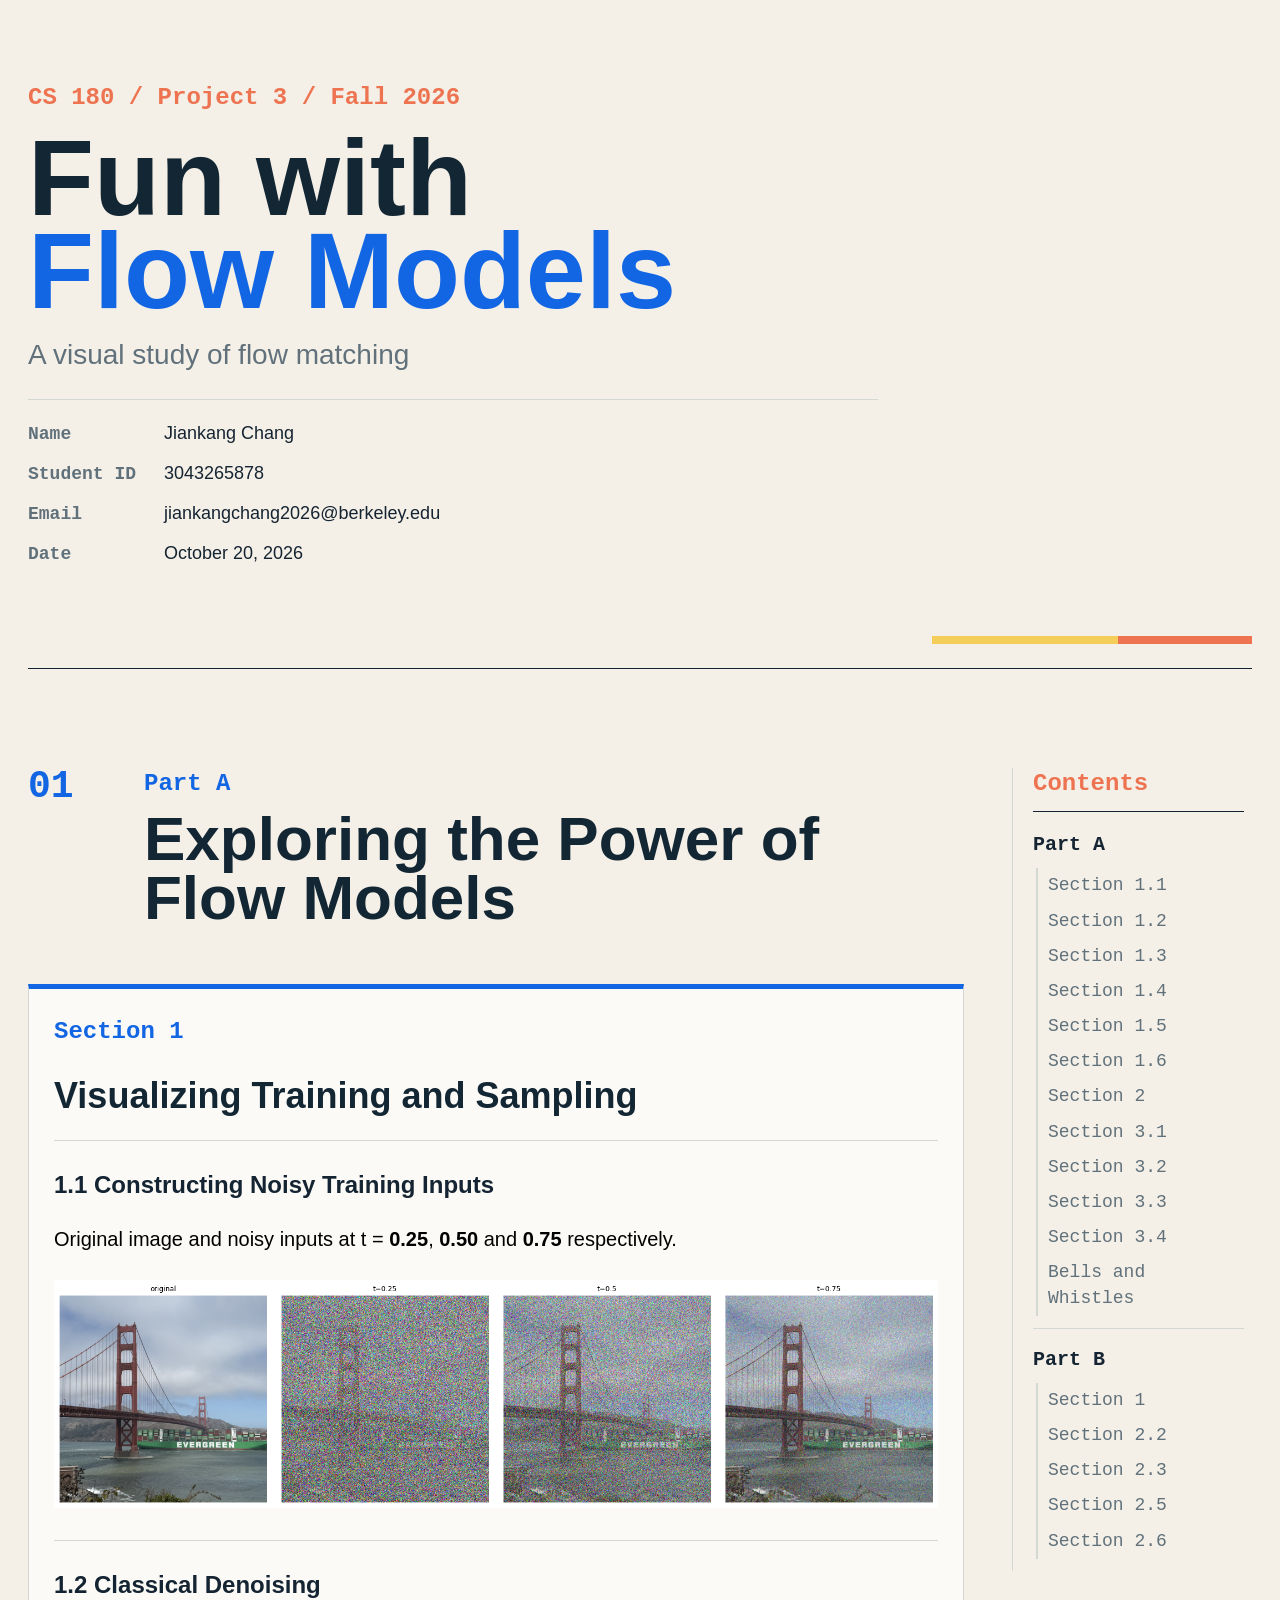
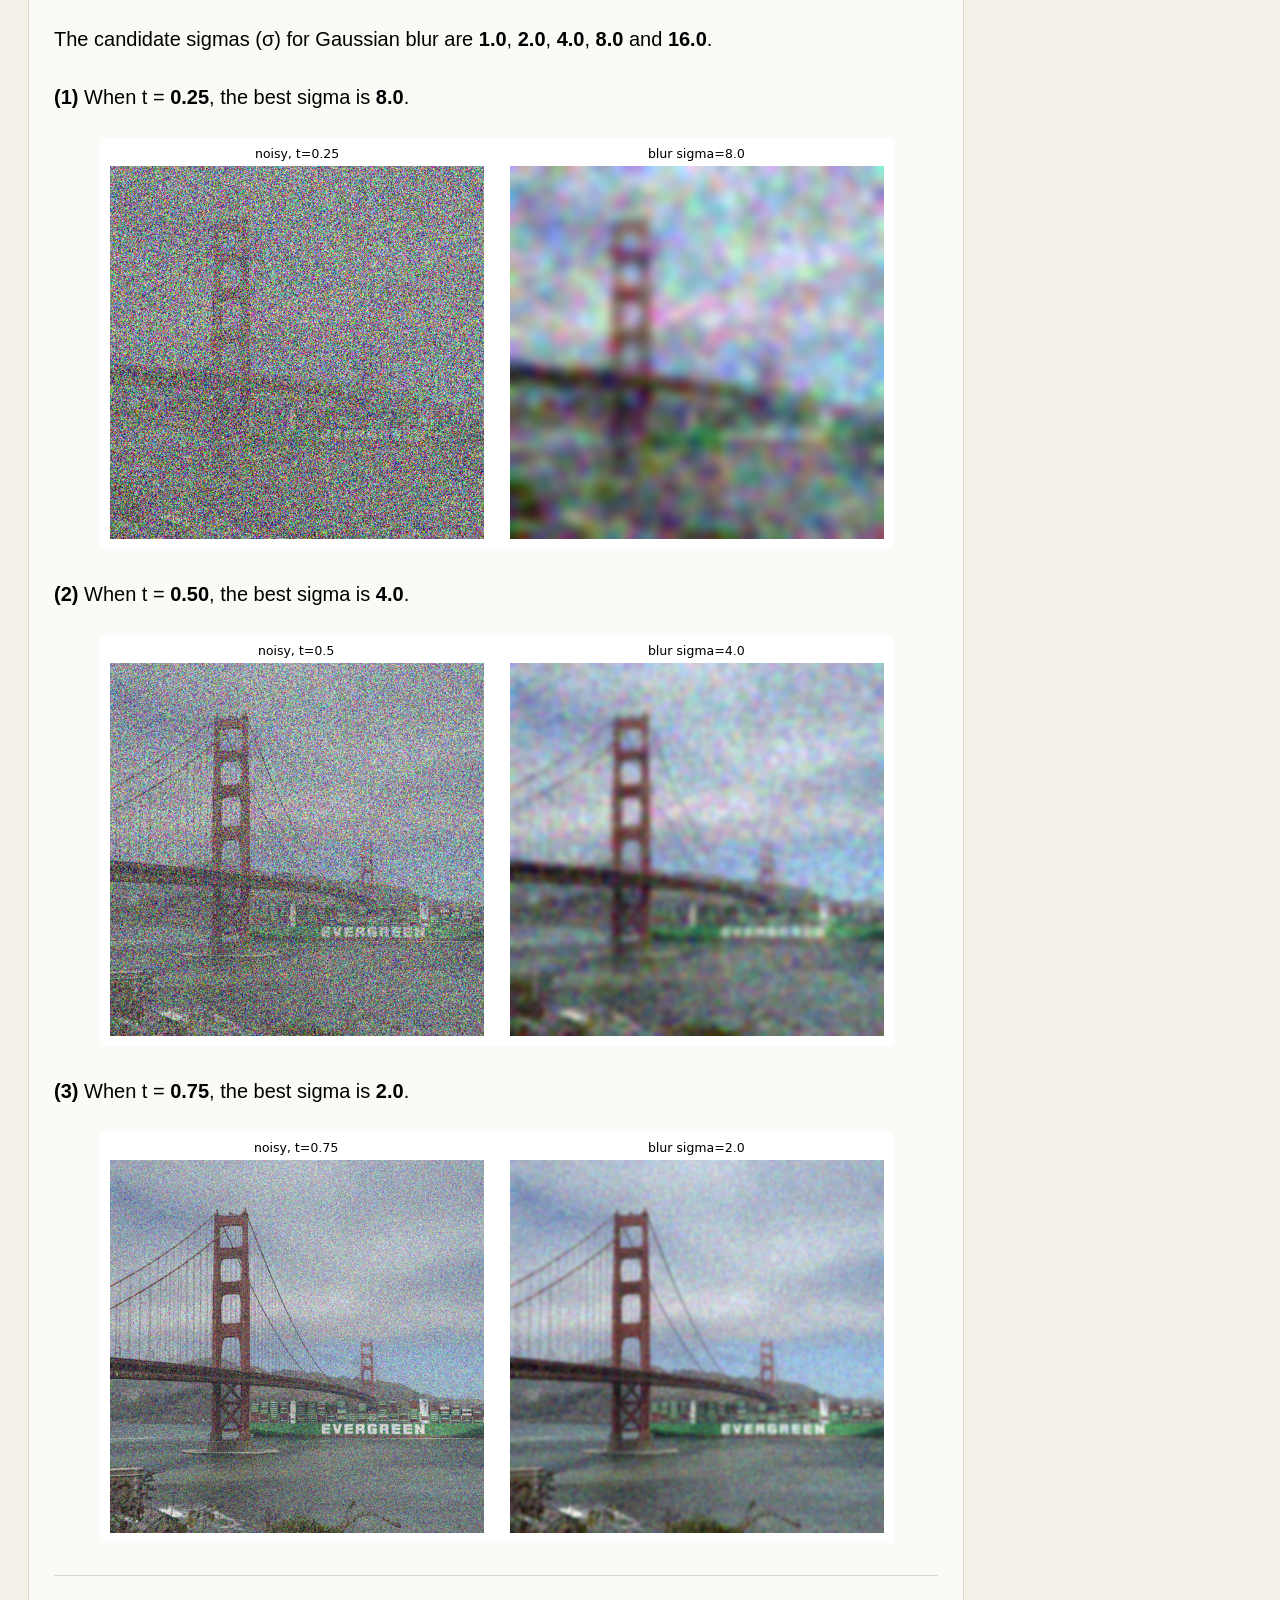
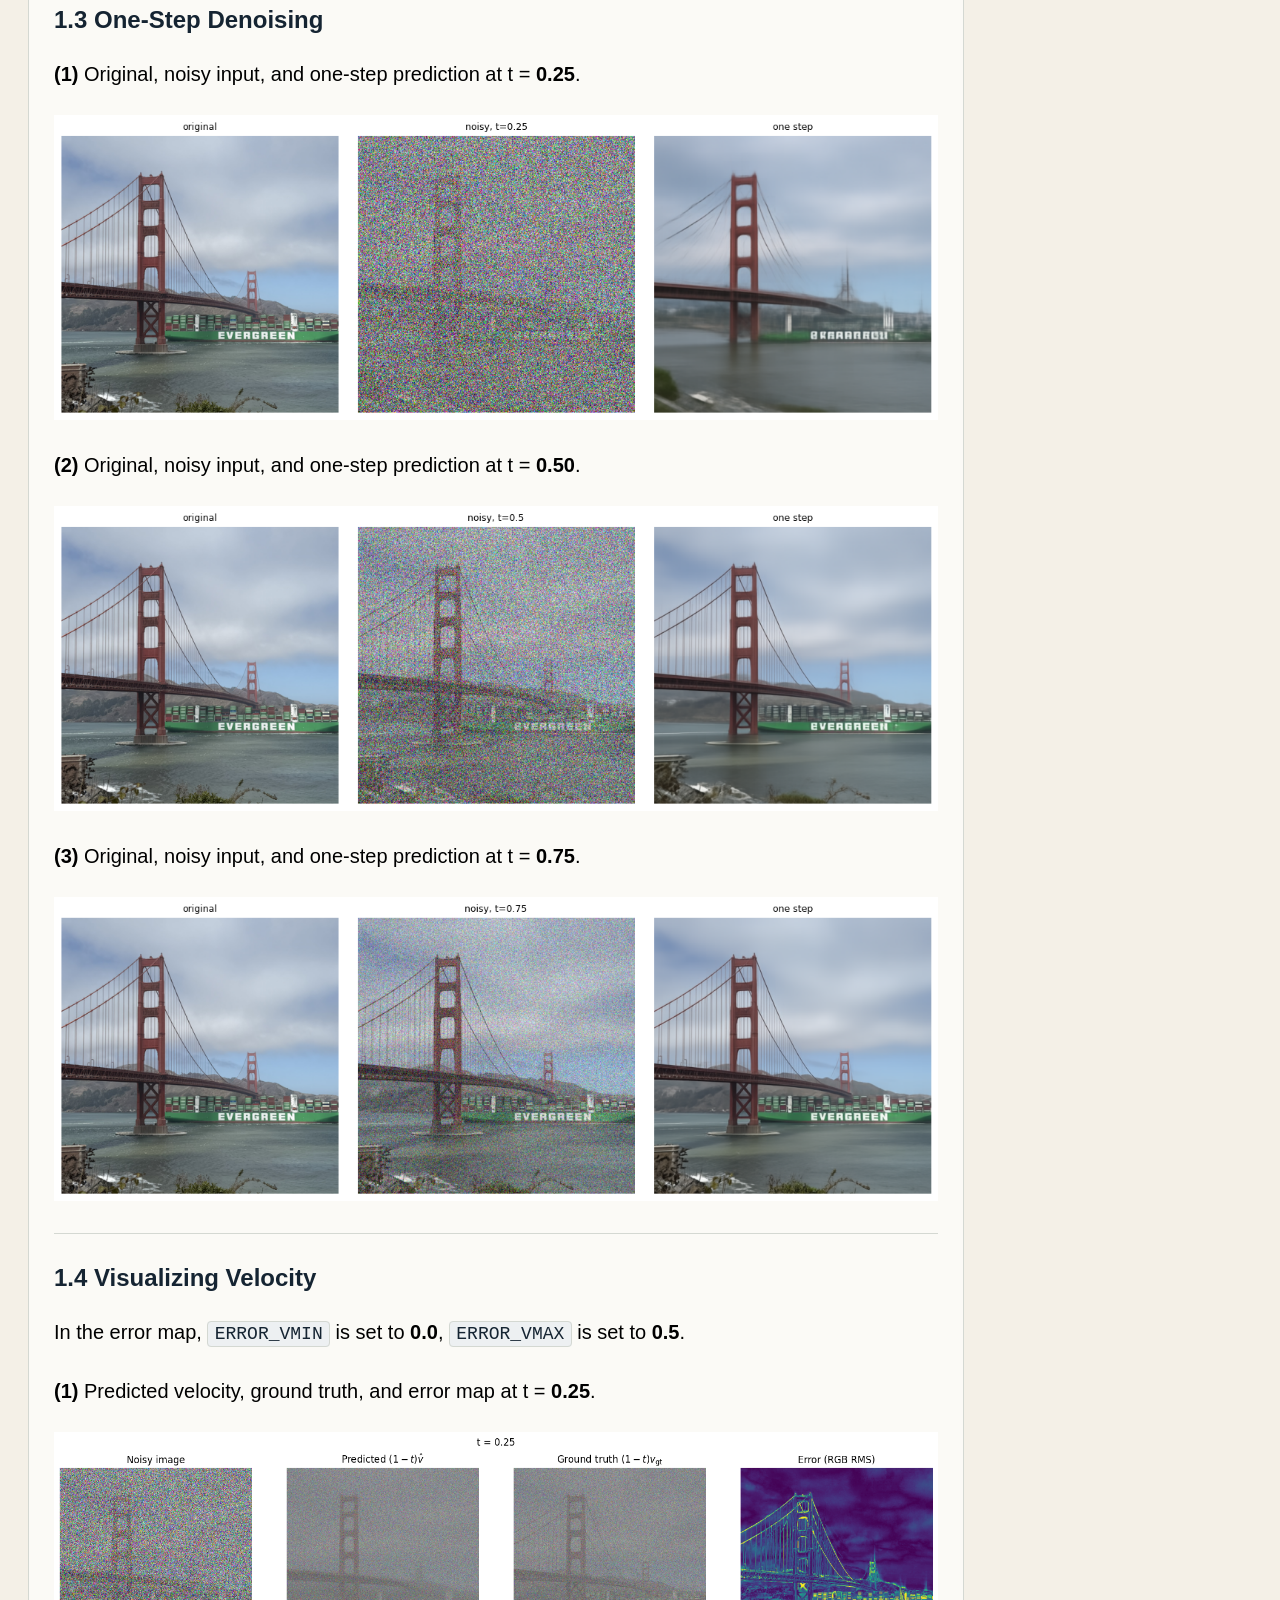
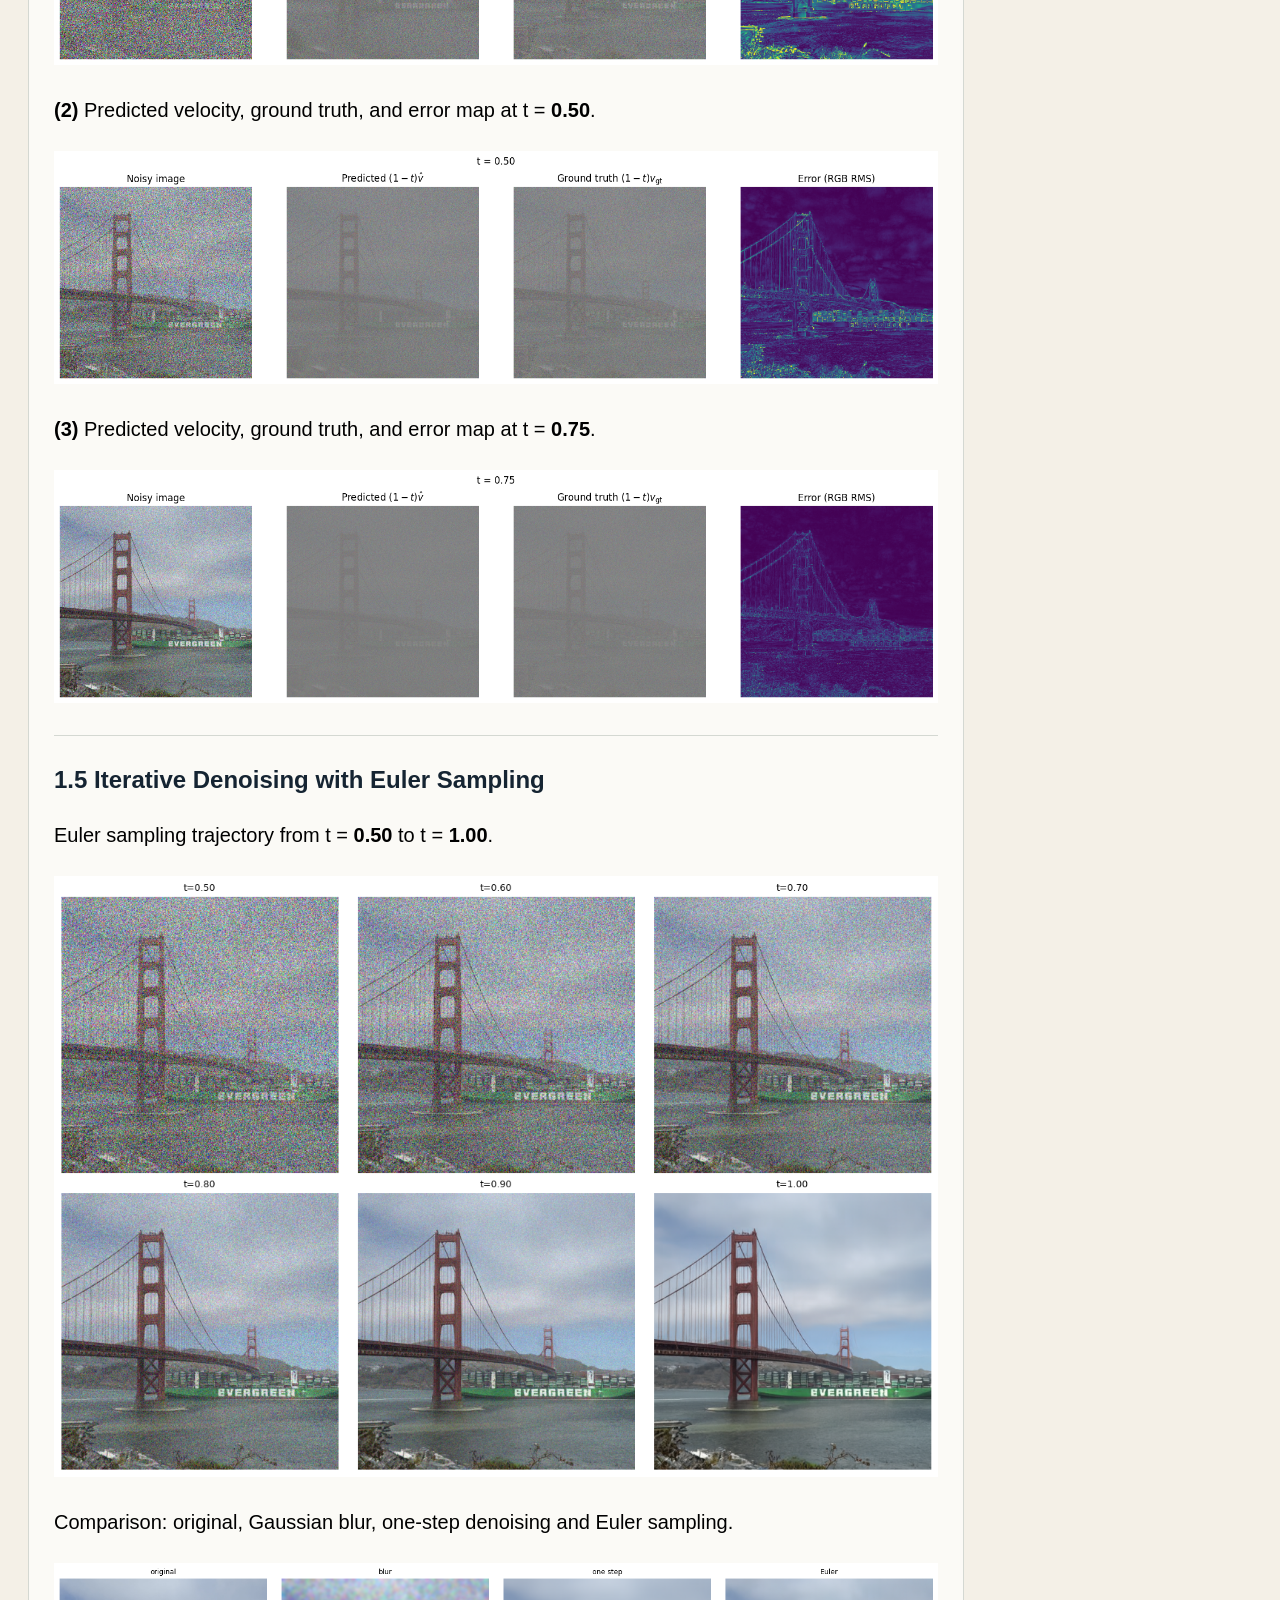
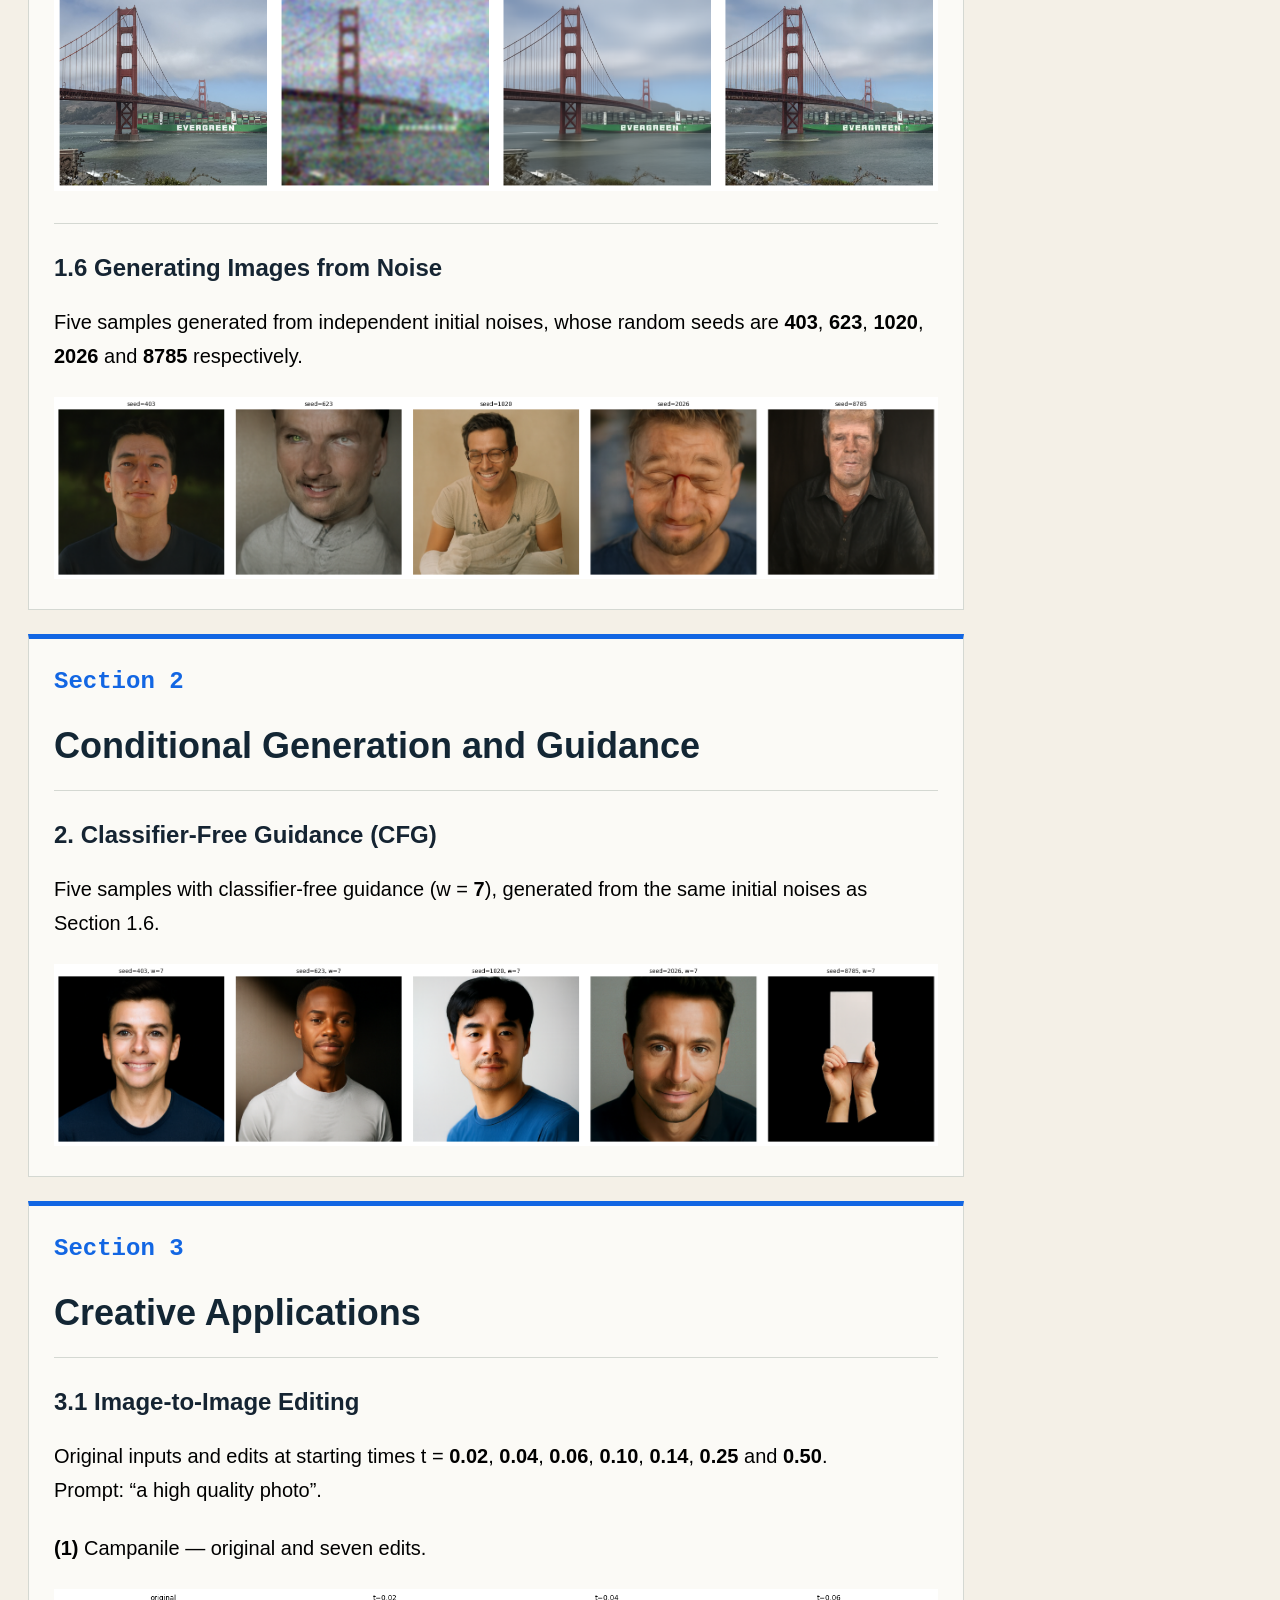
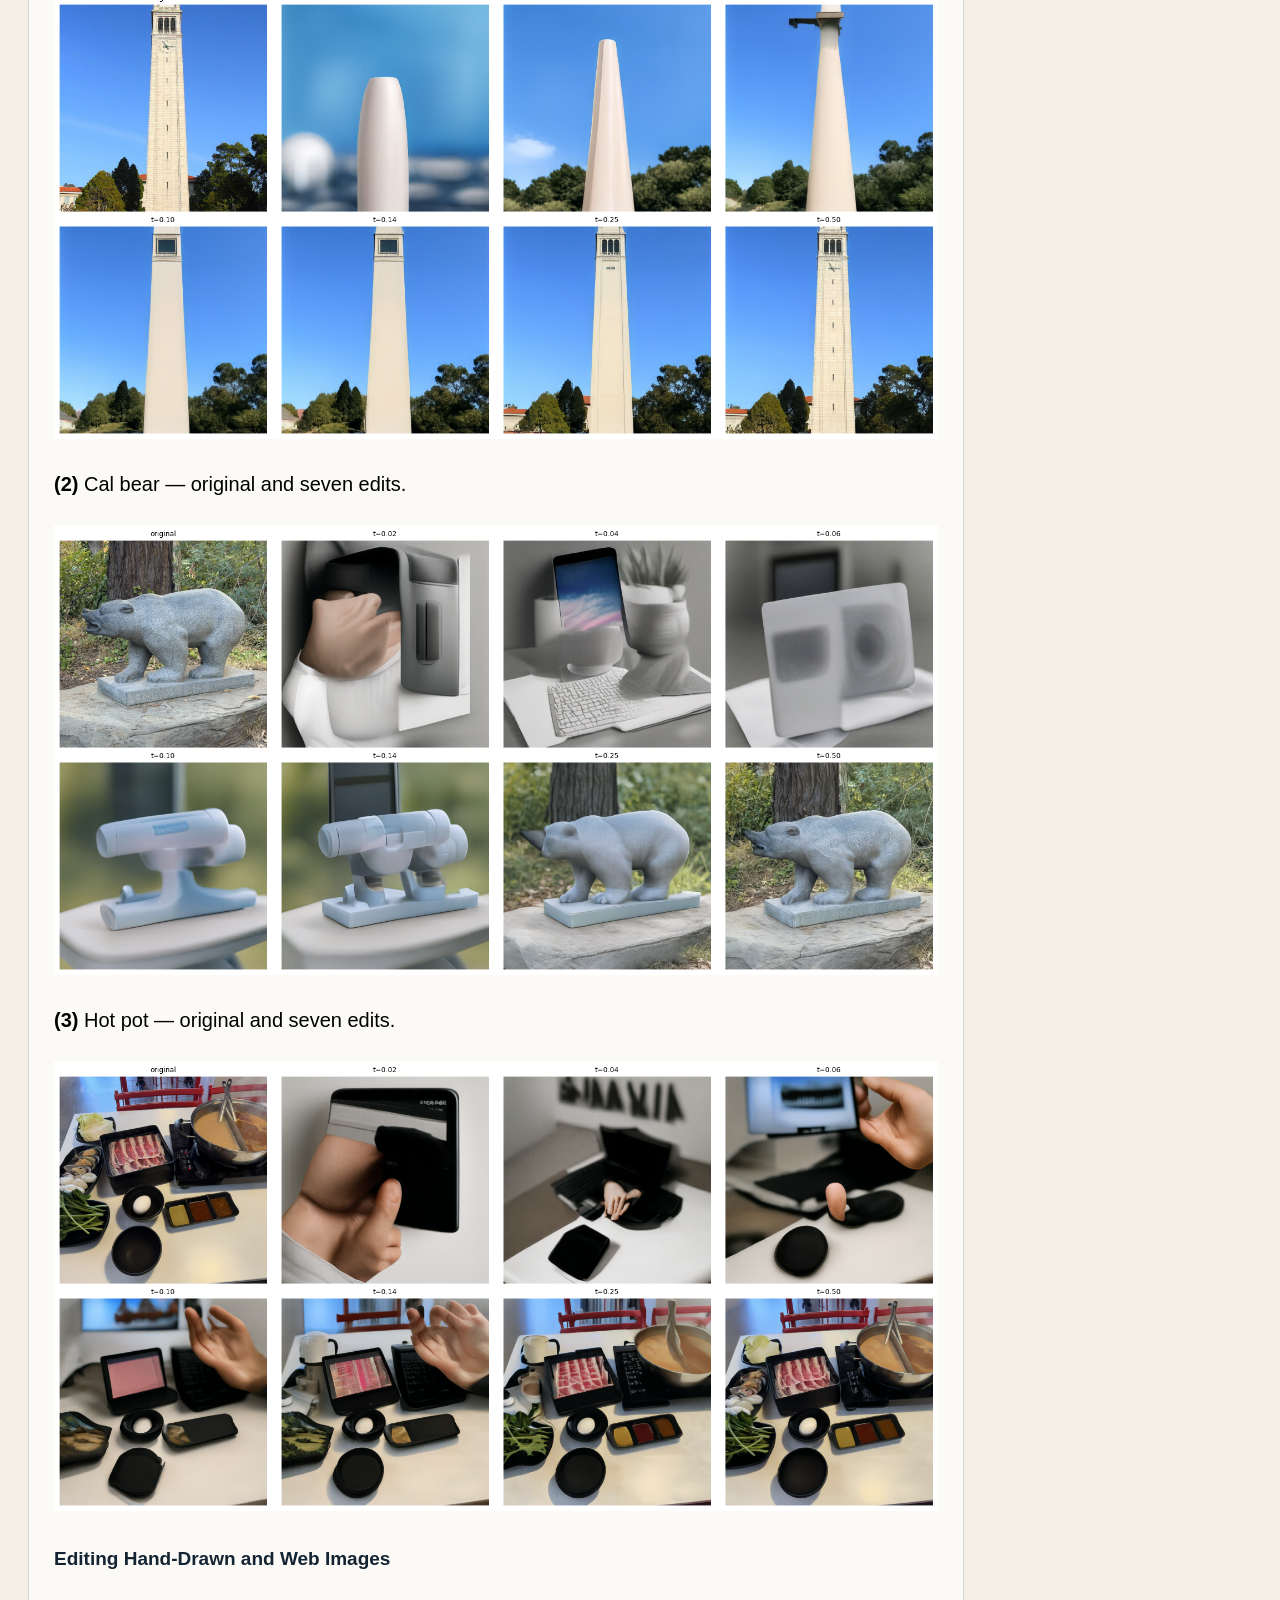
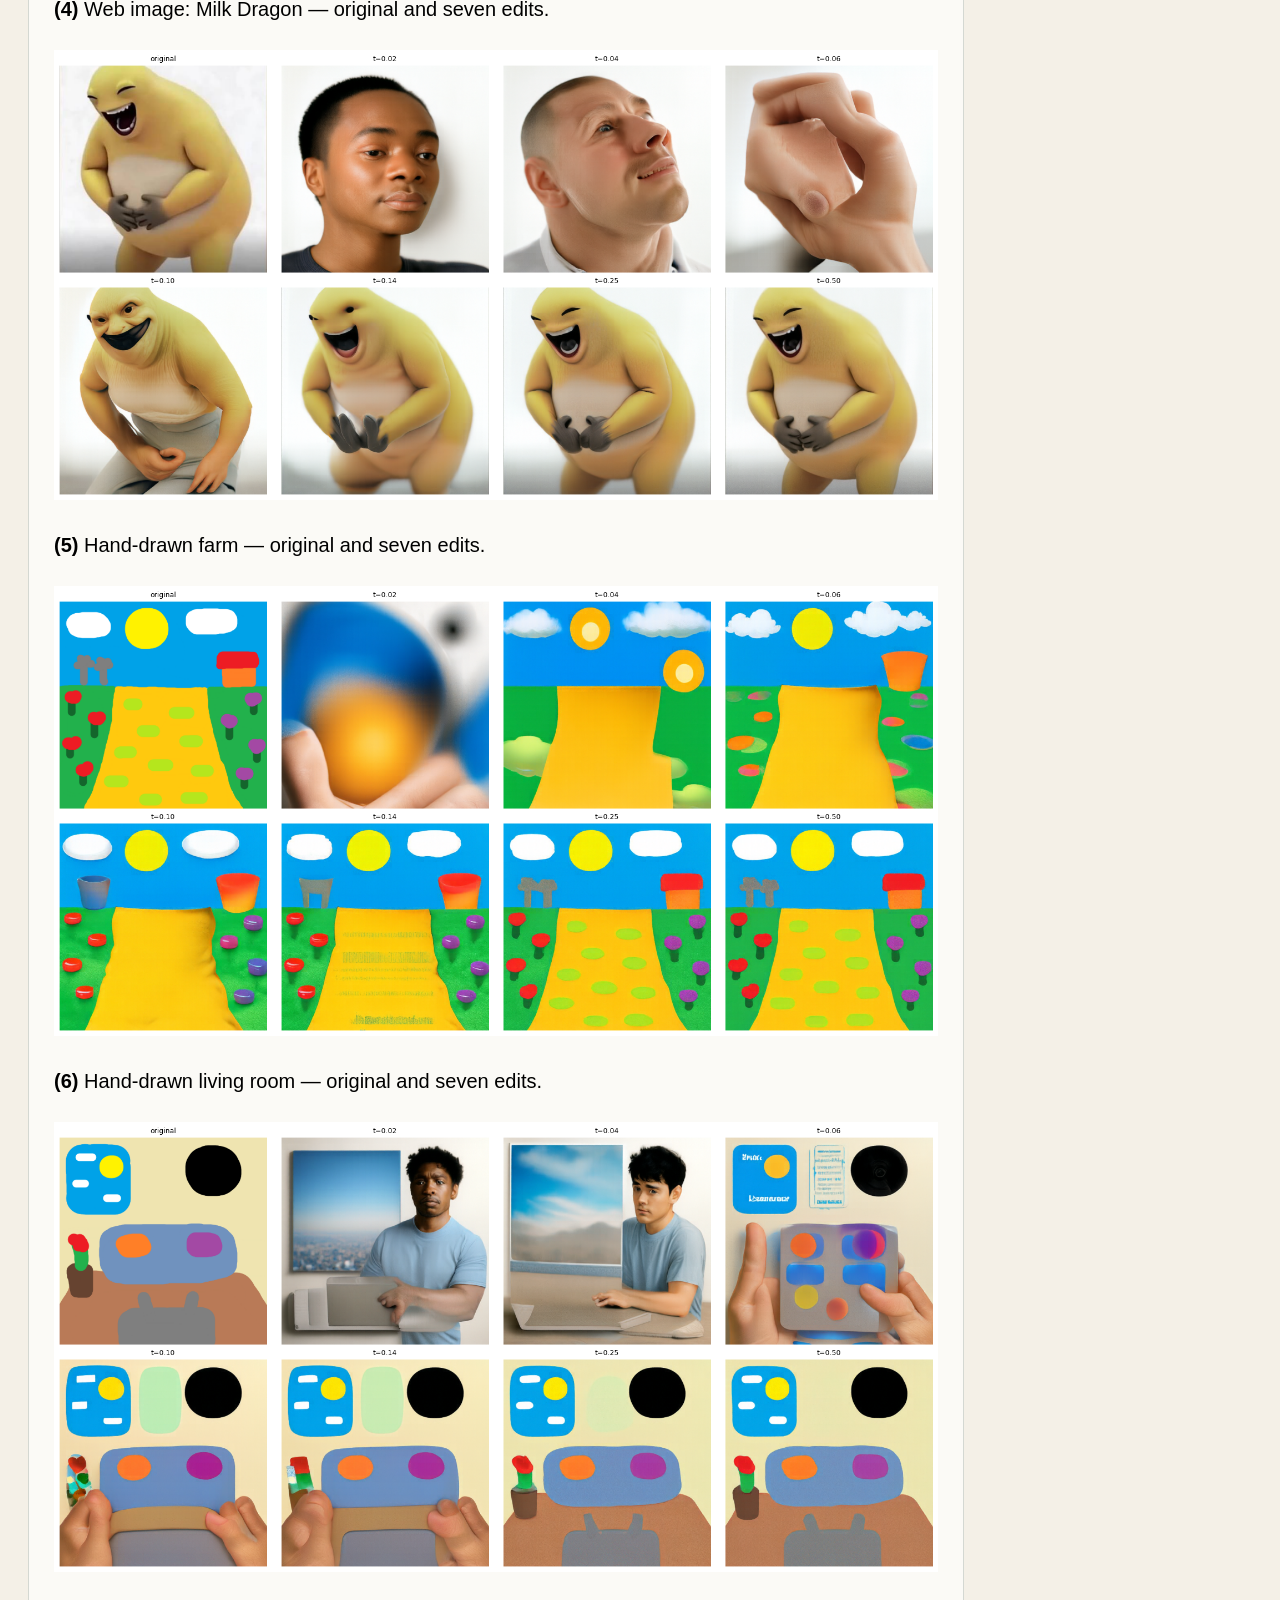
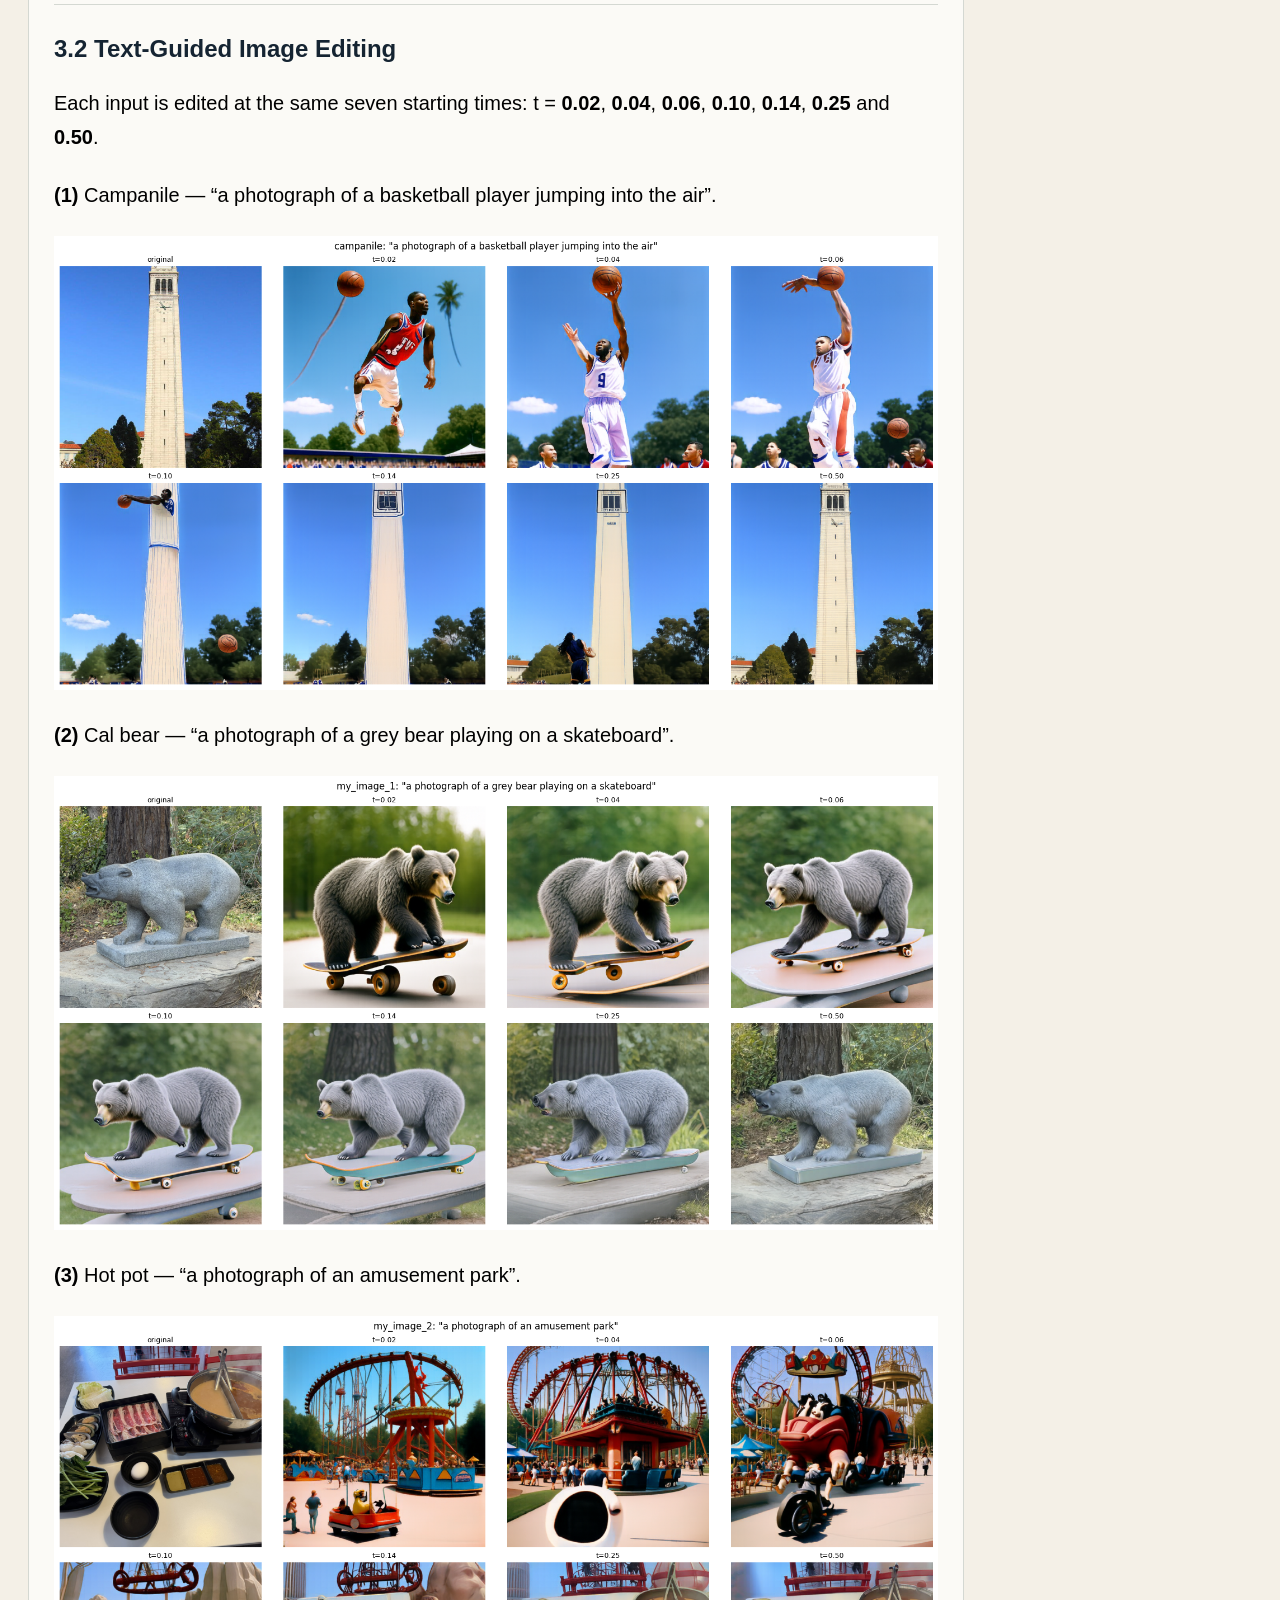
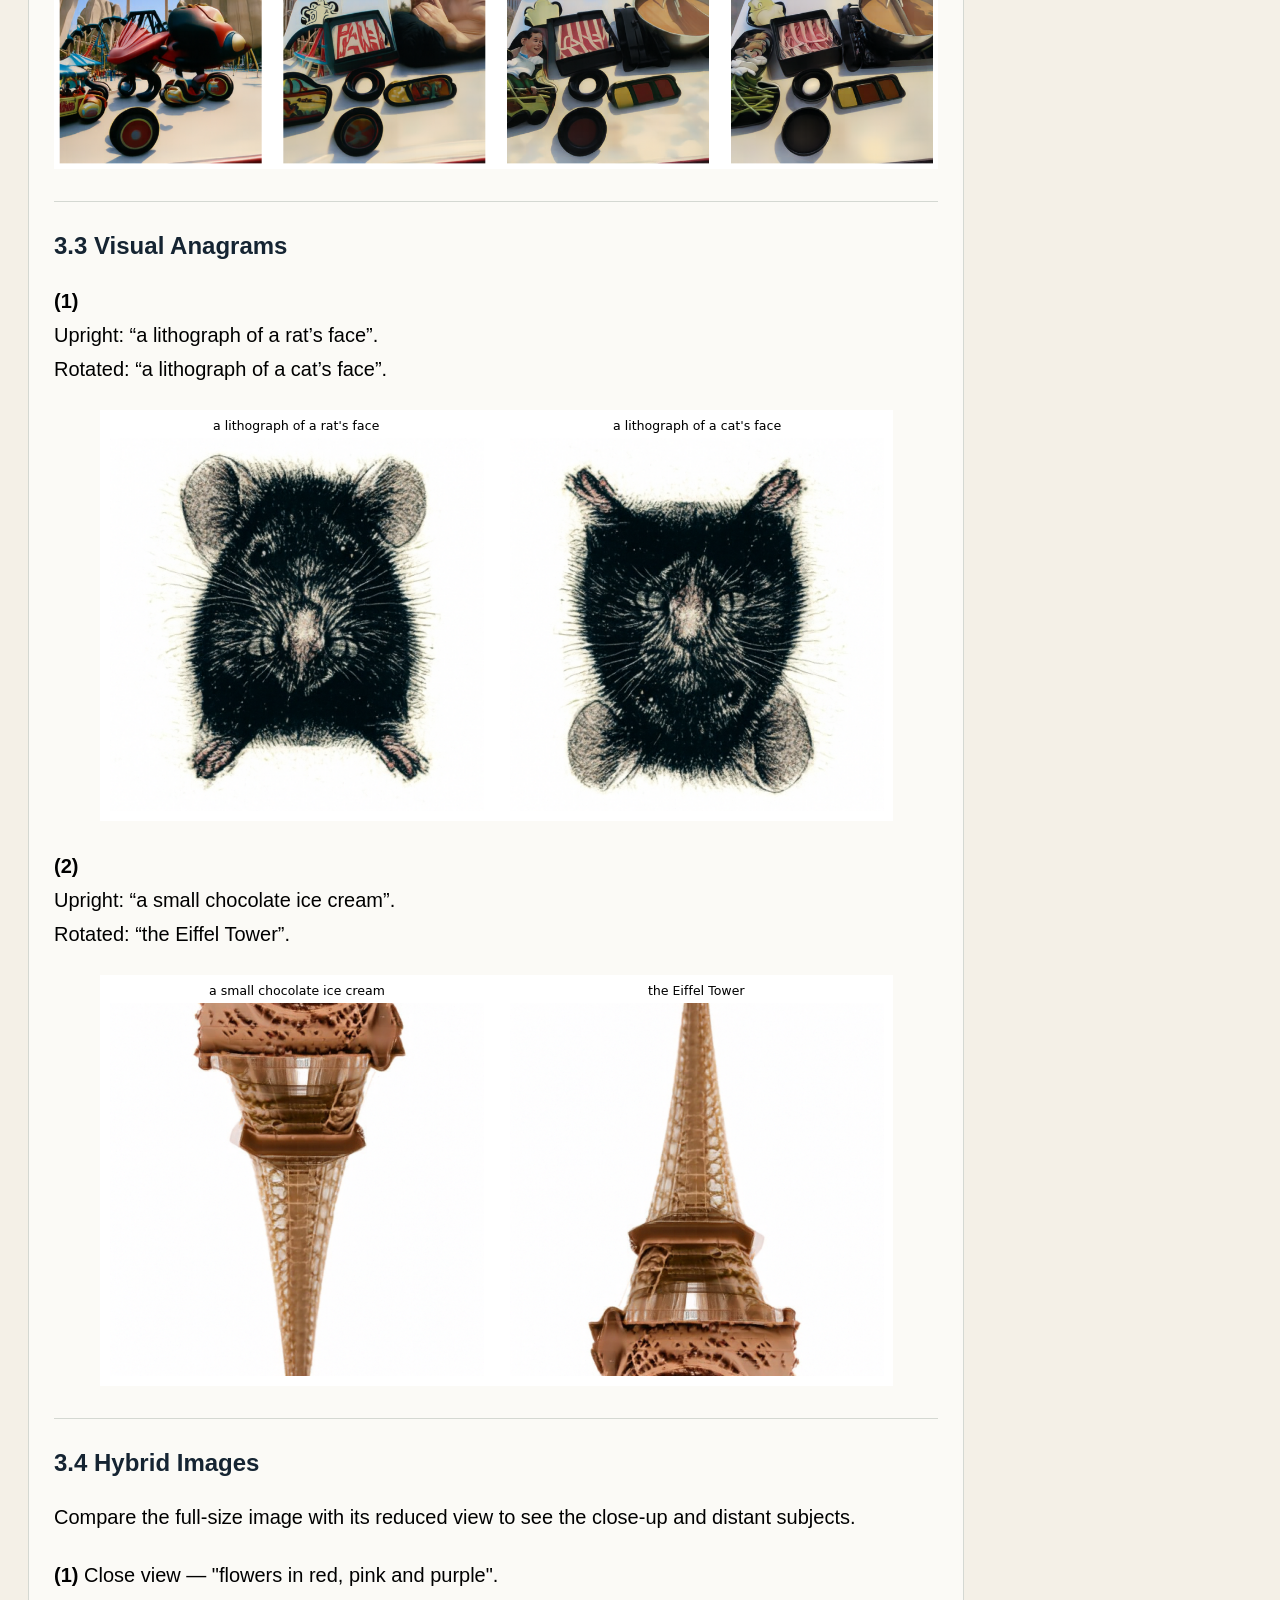
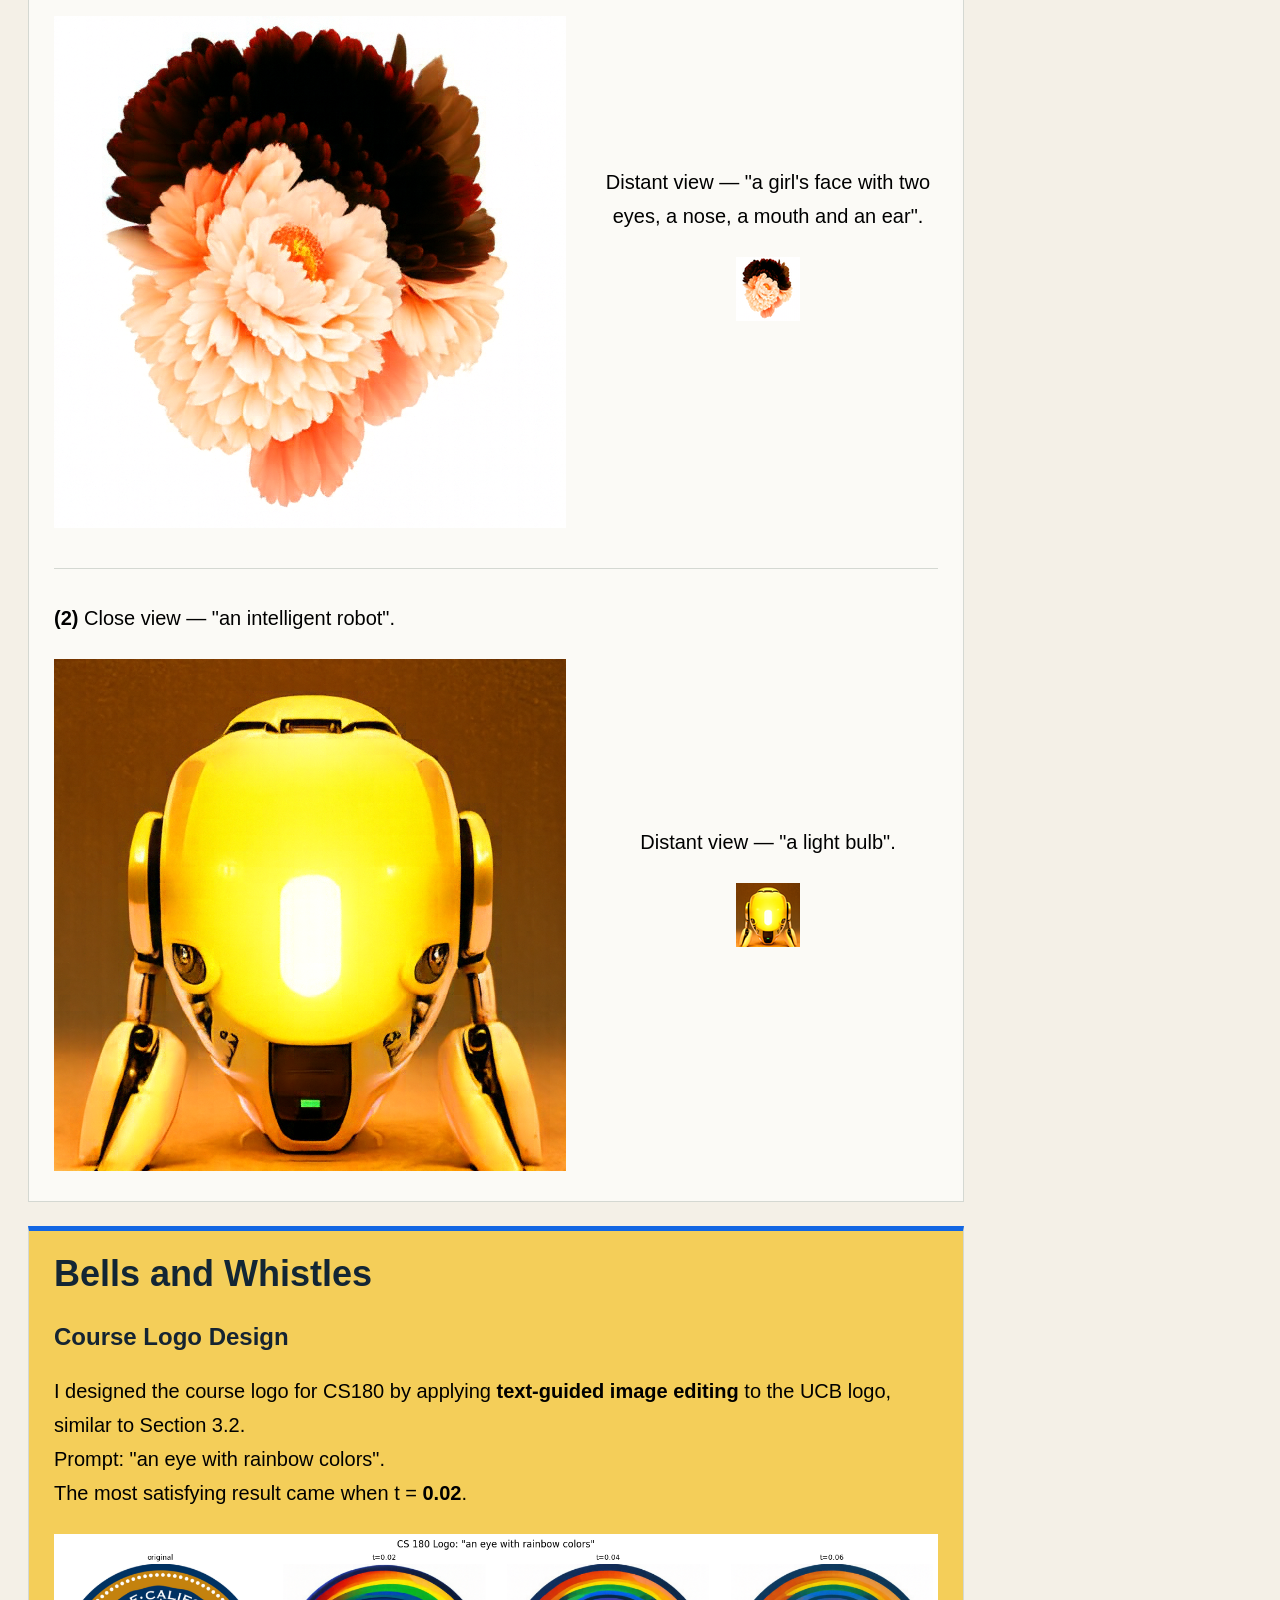
<file: UCB_CS_180_Project_3/index.html>
<!doctype html>
<html lang="en">
  <head>
    <meta charset="UTF-8">
    <meta name="viewport" content="width=device-width, initial-scale=1.0">
    <meta
      name="description"
      content="CS 180 Project 3: Fun with Flow Models."
    >
    <title>CS 180 Project 3</title>
    <link rel="stylesheet" href="styles.css">
  </head>
  <body>
    <main id="top">
      <section class="hero" aria-labelledby="report-title">
        <div class="hero-copy">
          <p class="eyebrow">CS 180 / Project 3 / Fall 2026</p>
          <h1 id="report-title">Fun with<br><em>Flow Models</em></h1>
          <h2>A visual study of flow matching</h2>
          <dl class="report-meta">
            <div>
              <dt>Name</dt>
              <dd>Jiankang Chang</dd>
            </div>
            <div>
              <dt>Student ID</dt>
              <dd>3043265878</dd>
            </div>
            <div>
              <dt>Email</dt>
              <dd>jiankangchang2026@berkeley.edu</dd>
            </div>
            <div>
              <dt>Date</dt>
              <dd>October 20, 2026</dd>
            </div>
          </dl>
        </div>
        <div class="hero-rule" aria-hidden="true"></div>
      </section>

      <div class="page-grid">
        <aside class="page-index">
          <nav aria-labelledby="contents-title">
            <h2 id="contents-title">Contents</h2>
            <ul class="index-parts">
              <li>
                <a class="index-part" href="#part-a">Part A</a>
                <ul class="index-sections">
                  <li><a href="#a-1-1" title="Constructing Noisy Training Inputs">Section 1.1</a></li>
                  <li><a href="#a-1-2" title="Classical Denoising">Section 1.2</a></li>
                  <li><a href="#a-1-3" title="One-Step Denoising">Section 1.3</a></li>
                  <li><a href="#a-1-4" title="Visualizing Velocity">Section 1.4</a></li>
                  <li><a href="#a-1-5" title="Iterative Denoising with Euler Sampling">Section 1.5</a></li>
                  <li><a href="#a-1-6" title="Generating Images from Noise">Section 1.6</a></li>
                  <li><a href="#a-2" title="Classifier-Free Guidance">Section 2</a></li>
                  <li><a href="#a-3-1" title="Image-to-Image Editing">Section 3.1</a></li>
                  <li><a href="#a-3-2" title="Text-Guided Image Editing">Section 3.2</a></li>
                  <li><a href="#a-3-3" title="Visual Anagrams">Section 3.3</a></li>
                  <li><a href="#a-3-4" title="Hybrid Images">Section 3.4</a></li>
                  <li><a href="#a-bells">Bells and Whistles</a></li>
                </ul>
              </li>
              <li>
                <a class="index-part" href="#part-b">Part B</a>
                <ul class="index-sections">
                  <li><a href="#b-1" title="Training a Single-Step Denoising UNet">Section 1</a></li>
                  <li><a href="#b-2-2" title="Training the UNet">Section 2.2</a></li>
                  <li><a href="#b-2-3" title="Sampling from the UNet">Section 2.3</a></li>
                  <li><a href="#b-2-5" title="Training the UNet">Section 2.5</a></li>
                  <li><a href="#b-2-6" title="Sampling from the UNet">Section 2.6</a></li>
                </ul>
              </li>
            </ul>
          </nav>
        </aside>

        <div class="chapters">
          <section class="chapter chapter-a" id="part-a" aria-labelledby="part-a-title">
            <header class="chapter-header">
              <span class="chapter-number">01</span>
              <div>
                <p class="chapter-label">Part A</p>
                <h2 id="part-a-title">Exploring the Power of Flow Models</h2>
              </div>
            </header>

            <div class="chapter-sections">
              <section class="topic" aria-labelledby="a-one-title">
                <span class="topic-number">Section 1</span>
                <h3 id="a-one-title">Visualizing Training and Sampling</h3>
                <div class="subtopics">
                  <section class="experiment" id="a-1-1" aria-labelledby="a-1-1-title">
                    <h4 id="a-1-1-title">1.1 Constructing Noisy Training Inputs</h4>
                    <figure class="result-figure">
                      <p class="section-note">Original image and noisy inputs at t = <strong>0.25</strong>, <strong>0.50</strong> and <strong>0.75</strong> respectively.</p>
                      <a class="image-link" href="assets/parta_1_1/output.png" target="_blank" rel="noopener" aria-label="Open full-size image: Original image and noisy inputs at t = 0.25, 0.50, and 0.75.">
                        <img src="assets/parta_1_1/output.png" width="1593" height="411" alt="Golden Gate Bridge photograph alongside three noisy versions, with less noise as t increases." loading="lazy" decoding="async">
                      </a>
                    </figure>
                  </section>
                  <section class="experiment" id="a-1-2" aria-labelledby="a-1-2-title">
                    <h4 id="a-1-2-title">1.2 Classical Denoising</h4>
                    <figure class="result-figure">
                      <p class="section-note">The candidate sigmas (σ) for Gaussian blur are <strong>1.0</strong>, <strong>2.0</strong>, <strong>4.0</strong>, <strong>8.0</strong> and <strong>16.0</strong>.</p>
                      <p class="section-note"><strong>(1)</strong> When t = <strong>0.25</strong>, the best sigma is <strong>8.0</strong>.</p>
                      <a class="image-link" href="assets/parta_1_2/output_25.png" target="_blank" rel="noopener" aria-label="Open full-size image: Noisy input and Gaussian blur at t = 0.25.">
                        <img src="assets/parta_1_2/output_25.png" width="793" height="411" alt="Noisy Golden Gate Bridge image and the result of Gaussian blur at t = 0.25." loading="lazy" decoding="async">
                      </a>
                    </figure>
                    <figure class="result-figure">
                      <p class="section-note"><strong>(2)</strong> When t = <strong>0.50</strong>, the best sigma is <strong>4.0</strong>.</p>
                      <a class="image-link" href="assets/parta_1_2/output_50.png" target="_blank" rel="noopener" aria-label="Open full-size image: Noisy input and Gaussian blur at t = 0.50.">
                        <img src="assets/parta_1_2/output_50.png" width="793" height="411" alt="Noisy Golden Gate Bridge image and the result of Gaussian blur at t = 0.50." loading="lazy" decoding="async">
                      </a>
                    </figure>
                    <figure class="result-figure">
                      <p class="section-note"><strong>(3)</strong> When t = <strong>0.75</strong>, the best sigma is <strong>2.0</strong>.</p>
                      <a class="image-link" href="assets/parta_1_2/output_75.png" target="_blank" rel="noopener" aria-label="Open full-size image: Noisy input and Gaussian blur at t = 0.75.">
                        <img src="assets/parta_1_2/output_75.png" width="793" height="411" alt="Noisy Golden Gate Bridge image and the result of Gaussian blur at t = 0.75." loading="lazy" decoding="async">
                      </a>
                    </figure>
                  </section>
                  <section class="experiment" id="a-1-3" aria-labelledby="a-1-3-title">
                    <h4 id="a-1-3-title">1.3 One-Step Denoising</h4>
                    <figure class="result-figure">
                      <p class="section-note"><strong>(1)</strong> Original, noisy input, and one-step prediction at t = <strong>0.25</strong>.</p>
                      <a class="image-link" href="assets/parta_1_3/output_25.png" target="_blank" rel="noopener" aria-label="Open full-size image: Original, noisy input, and one-step prediction at t = 0.25.">
                        <img src="assets/parta_1_3/output_25.png" width="1193" height="411" alt="Original Golden Gate Bridge photograph, noisy input, and one-step denoising result at t = 0.25." loading="lazy" decoding="async">
                      </a>
                    </figure>
                    <figure class="result-figure">
                      <p class="section-note"><strong>(2)</strong> Original, noisy input, and one-step prediction at t = <strong>0.50</strong>.</p>
                      <a class="image-link" href="assets/parta_1_3/output_50.png" target="_blank" rel="noopener" aria-label="Open full-size image: Original, noisy input, and one-step prediction at t = 0.50.">
                        <img src="assets/parta_1_3/output_50.png" width="1193" height="411" alt="Original Golden Gate Bridge photograph, noisy input, and one-step denoising result at t = 0.50." loading="lazy" decoding="async">
                      </a>
                    </figure>
                    <figure class="result-figure">
                      <p class="section-note"><strong>(3)</strong> Original, noisy input, and one-step prediction at t = <strong>0.75</strong>.</p>
                      <a class="image-link" href="assets/parta_1_3/output_75.png" target="_blank" rel="noopener" aria-label="Open full-size image: Original, noisy input, and one-step prediction at t = 0.75.">
                        <img src="assets/parta_1_3/output_75.png" width="1193" height="411" alt="Original Golden Gate Bridge photograph, noisy input, and one-step denoising result at t = 0.75." loading="lazy" decoding="async">
                      </a>
                    </figure>
                  </section>
                  <section class="experiment" id="a-1-4" aria-labelledby="a-1-4-title">
                    <h4 id="a-1-4-title">1.4 Visualizing Velocity</h4>
                    <figure class="result-figure">
                      <p class="section-note">In the error map, <code>ERROR_VMIN</code> is set to <strong>0.0</strong>, <code>ERROR_VMAX</code> is set to <strong>0.5</strong>.</p>
                      <p class="section-note"><strong>(1)</strong> Predicted velocity, ground truth, and error map at t = <strong>0.25</strong>.</p>
                      <a class="image-link" href="assets/parta_1_4/output_25.png" target="_blank" rel="noopener" aria-label="Open full-size image: Predicted velocity, ground truth, and error at t = 0.25.">
                        <img src="assets/parta_1_4/output_25.png" width="1558" height="411" alt="Noisy image, predicted velocity update, ground-truth velocity update, and RGB RMS error map at t = 0.25." loading="lazy" decoding="async">
                      </a>
                    </figure>
                    <figure class="result-figure">
                      <p class="section-note"><strong>(2)</strong> Predicted velocity, ground truth, and error map at t = <strong>0.50</strong>.</p>
                      <a class="image-link" href="assets/parta_1_4/output_50.png" target="_blank" rel="noopener" aria-label="Open full-size image: Predicted velocity, ground truth, and error at t = 0.50.">
                        <img src="assets/parta_1_4/output_50.png" width="1558" height="411" alt="Noisy image, predicted velocity update, ground-truth velocity update, and RGB RMS error map at t = 0.50." loading="lazy" decoding="async">
                      </a>
                    </figure>
                    <figure class="result-figure">
                      <p class="section-note"><strong>(3)</strong> Predicted velocity, ground truth, and error map at t = <strong>0.75</strong>.</p>
                      <a class="image-link" href="assets/parta_1_4/output_75.png" target="_blank" rel="noopener" aria-label="Open full-size image: Predicted velocity, ground truth, and error at t = 0.75.">
                        <img src="assets/parta_1_4/output_75.png" width="1558" height="411" alt="Noisy image, predicted velocity update, ground-truth velocity update, and RGB RMS error map at t = 0.75." loading="lazy" decoding="async">
                      </a>
                    </figure>
                  </section>
                  <section class="experiment" id="a-1-5" aria-labelledby="a-1-5-title">
                    <h4 id="a-1-5-title">1.5 Iterative Denoising with Euler Sampling</h4>
                    <figure class="result-figure">
                      <p class="section-note">Euler sampling trajectory from t = <strong>0.50</strong> to t = <strong>1.00</strong>.</p>
                      <a class="image-link" href="assets/parta_1_5/trajectory.png" target="_blank" rel="noopener" aria-label="Open full-size image: Euler sampling trajectory from t = 0.50 to t = 1.00.">
                        <img src="assets/parta_1_5/trajectory.png" width="1193" height="811" alt="Six stages of Euler sampling, showing the noisy bridge image becoming clearer." loading="lazy" decoding="async">
                      </a>
                    </figure>
                    <figure class="result-figure">
                      <p class="section-note">Comparison: original, Gaussian blur, one-step denoising and Euler sampling.</p>
                      <a class="image-link" href="assets/parta_1_5/comparison.png" target="_blank" rel="noopener" aria-label="Open full-size image: Comparison: original, Gaussian blur, one-step denoising, and Euler sampling.">
                        <img src="assets/parta_1_5/comparison.png" width="1593" height="411" alt="Original bridge image compared with Gaussian blur, one-step denoising, and iterative Euler denoising." loading="lazy" decoding="async">
                      </a>
                    </figure>
                  </section>
                  <section class="experiment" id="a-1-6" aria-labelledby="a-1-6-title">
                    <h4 id="a-1-6-title">1.6 Generating Images from Noise</h4>
                    <figure class="result-figure">
                      <p class="section-note">Five samples generated from independent initial noises, whose random seeds are <strong>403</strong>, <strong>623</strong>, <strong>1020</strong>, <strong>2026</strong> and <strong>8785</strong> respectively.</p>
                      <a class="image-link" href="assets/parta_1_6/output.png" target="_blank" rel="noopener" aria-label="Open full-size image: Five samples generated from independent initial noises.">
                        <img src="assets/parta_1_6/output.png" width="1993" height="411" alt="Five generated images from conditional sampling, with each random seed labeled." loading="lazy" decoding="async">
                      </a>
                    </figure>
                  </section>
                </div>
              </section>

              <section class="topic" aria-labelledby="a-two-title">
                <span class="topic-number">Section 2</span>
                <h3 id="a-two-title">Conditional Generation and Guidance</h3>
                <div class="subtopics">
                  <section class="experiment" id="a-2" aria-labelledby="a-2-title">
                    <h4 id="a-2-title">2. Classifier-Free Guidance (CFG)</h4>
                    <figure class="result-figure">
                      <p class="section-note">Five samples with classifier-free guidance (w = <strong>7</strong>), generated from the same initial noises as Section 1.6.</p>
                      <a class="image-link" href="assets/parta_2/output.png" target="_blank" rel="noopener" aria-label="Open full-size image: Five samples with classifier-free guidance (w = 7).">
                        <img src="assets/parta_2/output.png" width="1993" height="411" alt="Five generated images using classifier-free guidance, with the seed and guidance weight labeled." loading="lazy" decoding="async">
                      </a>
                    </figure>
                  </section>
                </div>
              </section>

              <section class="topic" aria-labelledby="a-three-title">
                <span class="topic-number">Section 3</span>
                <h3 id="a-three-title">Creative Applications</h3>
                <div class="subtopics">
                  <section class="experiment" id="a-3-1" aria-labelledby="a-3-1-title">
                    <h4 id="a-3-1-title">3.1 Image-to-Image Editing</h4>
                    <p class="section-note">Original inputs and edits at starting times t = <strong>0.02</strong>, <strong>0.04</strong>, <strong>0.06</strong>, <strong>0.10</strong>, <strong>0.14</strong>, <strong>0.25</strong> and <strong>0.50</strong>.
                      <br>Prompt: “a high quality photo”.</p>
                    <figure class="result-figure">
                      <p class="section-note"><strong>(1)</strong> Campanile — original and seven edits.</p>
                      <a class="image-link" href="assets/parta_3_1/output_campanile.png" target="_blank" rel="noopener" aria-label="Open full-size image: Campanile — original and seven edits.">
                        <img src="assets/parta_3_1/output_campanile.png" width="1593" height="811" alt="Campanile input and seven image-to-image edits, ordered by increasing starting time." loading="lazy" decoding="async">
                      </a>
                    </figure>
                    <figure class="result-figure">
                      <p class="section-note"><strong>(2)</strong> Cal bear — original and seven edits.</p>
                      <a class="image-link" href="assets/parta_3_1/output_calbear.png" target="_blank" rel="noopener" aria-label="Open full-size image: Cal bear — original and seven edits.">
                        <img src="assets/parta_3_1/output_calbear.png" width="1593" height="811" alt="Cal bear input and seven image-to-image edits, ordered by increasing starting time." loading="lazy" decoding="async">
                      </a>
                    </figure>
                    <figure class="result-figure">
                      <p class="section-note"><strong>(3)</strong> Hot pot — original and seven edits.</p>
                      <a class="image-link" href="assets/parta_3_1/output_hotpot.png" target="_blank" rel="noopener" aria-label="Open full-size image: Hot pot — original and seven edits.">
                        <img src="assets/parta_3_1/output_hotpot.png" width="1593" height="811" alt="Hot pot input and seven image-to-image edits, ordered by increasing starting time." loading="lazy" decoding="async">
                      </a>
                    </figure>
                    <h5 class="experiment-subtitle">Editing Hand-Drawn and Web Images</h5>
                    <figure class="result-figure">
                      <p class="section-note"><strong>(4)</strong> Web image: Milk Dragon — original and seven edits.</p>
                      <a class="image-link" href="assets/parta_3_1/output_milk_dragon.png" target="_blank" rel="noopener" aria-label="Open full-size image: Web image: Milk Dragon — original and seven edits.">
                        <img src="assets/parta_3_1/output_milk_dragon.png" width="1593" height="811" alt="Web image: Milk Dragon input and seven image-to-image edits, ordered by increasing starting time." loading="lazy" decoding="async">
                      </a>
                    </figure>
                    <figure class="result-figure">
                      <p class="section-note"><strong>(5)</strong> Hand-drawn farm — original and seven edits.</p>
                      <a class="image-link" href="assets/parta_3_1/output_farm.png" target="_blank" rel="noopener" aria-label="Open full-size image: Hand-drawn farm — original and seven edits.">
                        <img src="assets/parta_3_1/output_farm.png" width="1593" height="811" alt="Hand-drawn farm input and seven image-to-image edits, ordered by increasing starting time." loading="lazy" decoding="async">
                      </a>
                    </figure>
                    <figure class="result-figure">
                      <p class="section-note"><strong>(6)</strong> Hand-drawn living room — original and seven edits.</p>
                      <a class="image-link" href="assets/parta_3_1/output_living_room.png" target="_blank" rel="noopener" aria-label="Open full-size image: Hand-drawn living room — original and seven edits.">
                        <img src="assets/parta_3_1/output_living_room.png" width="1593" height="811" alt="Hand-drawn living room input and seven image-to-image edits, ordered by increasing starting time." loading="lazy" decoding="async">
                      </a>
                    </figure>
                  </section>
                  <section class="experiment" id="a-3-2" aria-labelledby="a-3-2-title">
                    <h4 id="a-3-2-title">3.2 Text-Guided Image Editing</h4>
                    <p class="section-note">Each input is edited at the same seven starting times: t = <strong>0.02</strong>, <strong>0.04</strong>, <strong>0.06</strong>, <strong>0.10</strong>, <strong>0.14</strong>, <strong>0.25</strong> and <strong>0.50</strong>.</p>
                    <figure class="result-figure">
                      <p class="section-note"><strong>(1)</strong> Campanile — “a photograph of a basketball player jumping into the air”.</p>
                      <a class="image-link" href="assets/parta_3_2/output_campanile.png" target="_blank" rel="noopener" aria-label="Open full-size image: Campanile — “a photograph of a basketball player jumping into the air”.">
                        <img src="assets/parta_3_2/output_campanile.png" width="1580" height="811" alt="Campanile original and seven edits guided by the prompt: a photograph of a basketball player jumping into the air." loading="lazy" decoding="async">
                      </a>
                    </figure>
                    <figure class="result-figure">
                      <p class="section-note"><strong>(2)</strong> Cal bear — “a photograph of a grey bear playing on a skateboard”.</p>
                      <a class="image-link" href="assets/parta_3_2/output_calbear.png" target="_blank" rel="noopener" aria-label="Open full-size image: Cal bear — “a photograph of a grey bear playing on a skateboard”.">
                        <img src="assets/parta_3_2/output_calbear.png" width="1580" height="811" alt="Cal bear original and seven edits guided by the prompt: a photograph of a grey bear playing on a skateboard." loading="lazy" decoding="async">
                      </a>
                    </figure>
                    <figure class="result-figure">
                      <p class="section-note"><strong>(3)</strong> Hot pot — “a photograph of an amusement park”.</p>
                      <a class="image-link" href="assets/parta_3_2/output_hotpot.png" target="_blank" rel="noopener" aria-label="Open full-size image: Hot pot — “a photograph of an amusement park”.">
                        <img src="assets/parta_3_2/output_hotpot.png" width="1580" height="811" alt="Hot pot original and seven edits guided by the prompt: a photograph of an amusement park." loading="lazy" decoding="async">
                      </a>
                    </figure>
                  </section>
                  <section class="experiment" id="a-3-3" aria-labelledby="a-3-3-title">
                    <h4 id="a-3-3-title">3.3 Visual Anagrams</h4>
                    <figure class="result-figure">
                      <p class="section-note"><strong>(1)</strong><br>Upright: “a lithograph of a rat’s face”.<br>Rotated: “a lithograph of a cat’s face”.</p>
                      <a class="image-link" href="assets/parta_3_3/output_rat_cat.png" target="_blank" rel="noopener" aria-label="Open full-size image: Upright: “a lithograph of a rat’s face”. Rotated: “a lithograph of a cat’s face”.">
                        <img src="assets/parta_3_3/output_rat_cat.png" width="793" height="411" alt="A visual anagram shown upright as a rat and rotated 180 degrees as a cat." loading="lazy" decoding="async">
                      </a>
                    </figure>
                    <figure class="result-figure">
                      <p class="section-note"><strong>(2)</strong><br>Upright: “a small chocolate ice cream”.<br>Rotated: “the Eiffel Tower”.</p>
                      <a class="image-link" href="assets/parta_3_3/output_icecream_tower.png" target="_blank" rel="noopener" aria-label="Open full-size image: Upright: “a small chocolate ice cream”. Rotated: “the Eiffel Tower”.">
                        <img src="assets/parta_3_3/output_icecream_tower.png" width="793" height="411" alt="A visual anagram shown upright as chocolate ice cream and rotated 180 degrees as the Eiffel Tower." loading="lazy" decoding="async">
                      </a>
                    </figure>
                  </section>
                  <section class="experiment" id="a-3-4" aria-labelledby="a-3-4-title">
                    <h4 id="a-3-4-title">3.4 Hybrid Images</h4>
                    <p class="section-note">Compare the full-size image with its reduced view to see the close-up and distant subjects.</p>
                    <div class="hybrid-pair">
                      <figure class="result-figure">
                        <p class="section-note"><strong>(1)</strong> Close view — "flowers in red, pink and purple".</p>
                        <a class="image-link" href="assets/parta_3_4/output_flowers.png" target="_blank" rel="noopener" aria-label="Open full-size image: Close view — Flowers.">
                          <img src="assets/parta_3_4/output_flowers.png" width="512" height="512" alt="Full-size hybrid image: Flowers in the close-up view." loading="lazy" decoding="async">
                        </a>
                      </figure>
                      <figure class="result-figure distant-view">
                        <p class="section-note">Distant view — "a girl's face with two eyes, a nose, a mouth and an ear".</p>
                        <a class="image-link" href="assets/parta_3_4/output_girl.png" target="_blank" rel="noopener" aria-label="Open full-size image: Distant view — A girl’s face.">
                          <img src="assets/parta_3_4/output_girl.png" width="64" height="64" alt="Reduced 64 by 64 pixel view of the same hybrid image, showing A girl’s face." loading="lazy" decoding="async">
                        </a>
                      </figure>
                    </div>
                    <div class="hybrid-pair">
                      <figure class="result-figure">
                        <p class="section-note"><strong>(2)</strong> Close view — "an intelligent robot".</p>
                        <a class="image-link" href="assets/parta_3_4/output_robot.png" target="_blank" rel="noopener" aria-label="Open full-size image: Close view — Robot.">
                          <img src="assets/parta_3_4/output_robot.png" width="512" height="512" alt="Full-size hybrid image: Robot in the close-up view." loading="lazy" decoding="async">
                        </a>
                      </figure>
                      <figure class="result-figure distant-view">
                        <p class="section-note">Distant view — "a light bulb".</p>
                        <a class="image-link" href="assets/parta_3_4/output_light_bulb.png" target="_blank" rel="noopener" aria-label="Open full-size image: Distant view — Light bulb.">
                          <img src="assets/parta_3_4/output_light_bulb.png" width="64" height="64" alt="Reduced 64 by 64 pixel view of the same hybrid image, showing Light bulb." loading="lazy" decoding="async">
                        </a>
                      </figure>
                    </div>
                  </section>
                </div>
              </section>

              <section class="topic topic-inline" id="a-bells" aria-labelledby="a-bells-title">
                <h3 id="a-bells-title">Bells and Whistles</h3>
                <section class="experiment" aria-labelledby="a-logo-title">
                  <h4 id="a-logo-title">Course Logo Design</h4>
                  <figure class="result-figure">
                    <p class="section-note">I designed the course logo for CS180 by applying <strong>text-guided image editing</strong> to the UCB logo, similar to Section 3.2.
                    <br>Prompt: "an eye with rainbow colors".
                    <br>The most satisfying result came when t = <strong>0.02</strong>.</p>
                    <a class="image-link" href="assets/parta_bw/output_logo.png" target="_blank" rel="noopener" aria-label="Open full-size image: UC Berkeley logo edits.">
                      <img src="assets/parta_bw/output_logo.png" width="1580" height="811" alt="Original UC Berkeley seal and seven image-to-image edits at increasing starting times." loading="lazy" decoding="async">
                    </a>
                  </figure>
                </section>
              </section>

            </div>
          </section>

          <section class="chapter chapter-b" id="part-b" aria-labelledby="part-b-title">
            <header class="chapter-header">
              <span class="chapter-number">02</span>
              <div>
                <p class="chapter-label">Part B</p>
                <h2 id="part-b-title">Flow Matching from Scratch</h2>
              </div>
            </header>

            <div class="chapter-sections">
              <section class="topic" id="b-1" aria-labelledby="b-one-title">
                <span class="topic-number">Section 1</span>
                <h3 id="b-one-title">Training a Single-Step Denoising UNet</h3>
                <div class="subtopics">
                  <section class="experiment" aria-labelledby="b-1-2-title">
                    <h4 id="b-1-2-title">1.2 Using the UNet to Train a Denoiser</h4>
                    <figure class="result-figure">
                      <p class="section-note">The noising process: Gaussian noise increases from top to bottom.</p>
                      <a class="image-link" href="assets/partb_1_2_0/noising_process.png" target="_blank" rel="noopener" aria-label="Open full-size image: MNIST noising process.">
                        <img src="assets/partb_1_2_0/noising_process.png" width="1092" height="794" alt="MNIST digits with increasing levels of Gaussian noise from the top row to the bottom row." loading="lazy" decoding="async">
                      </a>
                    </figure>

                    <h5 class="experiment-subtitle">1.2.1 Training</h5>
                    <p class="section-note">Each result shows the clean images, noisy inputs and denoised predictions from top to bottom.</p>
                    <figure class="result-figure">
                      <p class="section-note"><strong>(1)</strong> Single-step denoising UNet training loss curve.</p>
                      <a class="image-link" href="assets/partb_1_2_1/loss_curve.png" target="_blank" rel="noopener" aria-label="Open full-size image: Denoising UNet training loss.">
                        <img src="assets/partb_1_2_1/loss_curve.png" width="779" height="290" alt="Mean squared error over optimizer steps while training the single-step denoising UNet." loading="lazy" decoding="async">
                      </a>
                    </figure>
                    <figure class="result-figure">
                      <p class="section-note"><strong>(2)</strong> Denoising results after epoch <strong>1</strong>.</p>
                      <a class="image-link" href="assets/partb_1_2_1/denoise_1.png" target="_blank" rel="noopener" aria-label="Open full-size image: Denoising results after epoch 1.">
                        <img src="assets/partb_1_2_1/denoise_1.png" width="980" height="334" alt="Clean MNIST digits, noisy inputs, and denoised predictions after epoch 1." loading="lazy" decoding="async">
                      </a>
                    </figure>
                    <figure class="result-figure">
                      <p class="section-note"><strong>(3)</strong> Denoising results after epoch <strong>5</strong>.</p>
                      <a class="image-link" href="assets/partb_1_2_1/denoise_5.png" target="_blank" rel="noopener" aria-label="Open full-size image: Denoising results after epoch 5.">
                        <img src="assets/partb_1_2_1/denoise_5.png" width="980" height="334" alt="Clean MNIST digits, noisy inputs, and denoised predictions after epoch 5." loading="lazy" decoding="async">
                      </a>
                    </figure>

                    <h5 class="experiment-subtitle">1.2.2 Out-of-Distribution Testing</h5>
                    <p class="section-note">Denoising results across noise levels, ordered by increasing σ. Rows show clean images, noisy inputs and predictions from top to bottom.</p>
                    <figure class="result-figure">
                      <p class="section-note"><strong>(1)</strong> Noise level σ = <strong>0.0</strong>.</p>
                      <a class="image-link" href="assets/partb_1_2_2/denoise_0.png" target="_blank" rel="noopener" aria-label="Open full-size image: Denoising at sigma = 0.0.">
                        <img src="assets/partb_1_2_2/denoise_0.png" width="980" height="334" alt="Clean MNIST digits, inputs, and denoised predictions at sigma = 0.0." loading="lazy" decoding="async">
                      </a>
                    </figure>
                    <figure class="result-figure">
                      <p class="section-note"><strong>(2)</strong> Noise level σ = <strong>0.2</strong>.</p>
                      <a class="image-link" href="assets/partb_1_2_2/denoise_2.png" target="_blank" rel="noopener" aria-label="Open full-size image: Denoising at sigma = 0.2.">
                        <img src="assets/partb_1_2_2/denoise_2.png" width="980" height="334" alt="Clean MNIST digits, noisy inputs, and denoised predictions at sigma = 0.2." loading="lazy" decoding="async">
                      </a>
                    </figure>
                    <figure class="result-figure">
                      <p class="section-note"><strong>(3)</strong> Noise level σ = <strong>0.4</strong>.</p>
                      <a class="image-link" href="assets/partb_1_2_2/denoise_4.png" target="_blank" rel="noopener" aria-label="Open full-size image: Denoising at sigma = 0.4.">
                        <img src="assets/partb_1_2_2/denoise_4.png" width="980" height="334" alt="Clean MNIST digits, noisy inputs, and denoised predictions at sigma = 0.4." loading="lazy" decoding="async">
                      </a>
                    </figure>
                    <figure class="result-figure">
                      <p class="section-note"><strong>(4)</strong> Noise level σ = <strong>0.5</strong>.</p>
                      <a class="image-link" href="assets/partb_1_2_2/denoise_5.png" target="_blank" rel="noopener" aria-label="Open full-size image: Denoising at sigma = 0.5.">
                        <img src="assets/partb_1_2_2/denoise_5.png" width="980" height="334" alt="Clean MNIST digits, noisy inputs, and denoised predictions at sigma = 0.5." loading="lazy" decoding="async">
                      </a>
                    </figure>
                    <figure class="result-figure">
                      <p class="section-note"><strong>(5)</strong> Noise level σ = <strong>0.6</strong>.</p>
                      <a class="image-link" href="assets/partb_1_2_2/denoise_6.png" target="_blank" rel="noopener" aria-label="Open full-size image: Denoising at sigma = 0.6.">
                        <img src="assets/partb_1_2_2/denoise_6.png" width="980" height="334" alt="Clean MNIST digits, noisy inputs, and denoised predictions at sigma = 0.6." loading="lazy" decoding="async">
                      </a>
                    </figure>
                    <figure class="result-figure">
                      <p class="section-note"><strong>(6)</strong> Noise level σ = <strong>0.8</strong>.</p>
                      <a class="image-link" href="assets/partb_1_2_2/denoise_8.png" target="_blank" rel="noopener" aria-label="Open full-size image: Denoising at sigma = 0.8.">
                        <img src="assets/partb_1_2_2/denoise_8.png" width="980" height="334" alt="Clean MNIST digits, noisy inputs, and denoised predictions at sigma = 0.8." loading="lazy" decoding="async">
                      </a>
                    </figure>
                    <figure class="result-figure">
                      <p class="section-note"><strong>(7)</strong> Noise level σ = <strong>1.0</strong>.</p>
                      <a class="image-link" href="assets/partb_1_2_2/denoise_10.png" target="_blank" rel="noopener" aria-label="Open full-size image: Denoising at sigma = 1.0.">
                        <img src="assets/partb_1_2_2/denoise_10.png" width="980" height="334" alt="Clean MNIST digits, noisy inputs, and denoised predictions at sigma = 1.0." loading="lazy" decoding="async">
                      </a>
                    </figure>

                    <h5 class="experiment-subtitle">1.2.3 Denoising Pure Noise</h5>
                    <p class="section-note">Rows show the clean reference images, pure-noise inputs and model predictions.</p>
                    <figure class="result-figure">
                      <p class="section-note"><strong>(1)</strong> Training loss curve for denoising pure noise.</p>
                      <a class="image-link" href="assets/partb_1_2_3/loss_curve.png" target="_blank" rel="noopener" aria-label="Open full-size image: Pure-noise denoising training loss.">
                        <img src="assets/partb_1_2_3/loss_curve.png" width="788" height="290" alt="Mean squared error over optimizer steps while training the UNet to denoise pure noise." loading="lazy" decoding="async">
                      </a>
                    </figure>
                    <figure class="result-figure">
                      <p class="section-note"><strong>(2)</strong> Pure-noise denoising results after epoch <strong>1</strong>.</p>
                      <a class="image-link" href="assets/partb_1_2_3/denoise_1.png" target="_blank" rel="noopener" aria-label="Open full-size image: Pure-noise denoising after epoch 1.">
                        <img src="assets/partb_1_2_3/denoise_1.png" width="980" height="334" alt="Clean reference digits, pure-noise inputs, and blurred predictions after epoch 1." loading="lazy" decoding="async">
                      </a>
                    </figure>
                    <figure class="result-figure">
                      <p class="section-note"><strong>(3)</strong> Pure-noise denoising results after epoch <strong>5</strong>.</p>
                      <a class="image-link" href="assets/partb_1_2_3/denoise_5.png" target="_blank" rel="noopener" aria-label="Open full-size image: Pure-noise denoising after epoch 5.">
                        <img src="assets/partb_1_2_3/denoise_5.png" width="980" height="334" alt="Clean reference digits, pure-noise inputs, and blurred predictions after epoch 5." loading="lazy" decoding="async">
                      </a>
                    </figure>
                  </section>
                </div>
              </section>

              <section class="topic" aria-labelledby="b-two-title">
                <span class="topic-number">Section 2</span>
                <h3 id="b-two-title">Training a Flow Matching Model</h3>
                <div class="subtopics">
                  <section class="experiment" id="b-2-2" aria-labelledby="b-2-2-title">
                    <h4 id="b-2-2-title">2.2 Training the UNet</h4>
                    <figure class="result-figure">
                      <p class="section-note">Time-conditioned flow matching training loss curve.</p>
                      <a class="image-link" href="assets/partb_2_2/loss_curve.png" target="_blank" rel="noopener" aria-label="Open full-size image: Time-conditioned flow matching training loss.">
                        <img src="assets/partb_2_2/loss_curve.png" width="803" height="290" alt="Mean squared error over optimizer steps for the time-conditioned flow matching UNet." loading="lazy" decoding="async">
                      </a>
                    </figure>
                  </section>
                  <section class="experiment" id="b-2-3" aria-labelledby="b-2-3-title">
                    <h4 id="b-2-3-title">2.3 Sampling from the UNet</h4>
                    <figure class="result-figure">
                      <p class="section-note"><strong>(1)</strong> Time-conditioned samples after epoch <strong>1</strong>.</p>
                      <a class="image-link" href="assets/partb_2_3/denoise_1.png" target="_blank" rel="noopener" aria-label="Open full-size image: Time-conditioned samples after epoch 1.">
                        <img src="assets/partb_2_3/denoise_1.png" width="1029" height="449" alt="Forty MNIST-style digit samples generated by the time-conditioned UNet after epoch 1." loading="lazy" decoding="async">
                      </a>
                    </figure>
                    <figure class="result-figure">
                      <p class="section-note"><strong>(2)</strong> Time-conditioned samples after epoch <strong>5</strong>.</p>
                      <a class="image-link" href="assets/partb_2_3/denoise_5.png" target="_blank" rel="noopener" aria-label="Open full-size image: Time-conditioned samples after epoch 5.">
                        <img src="assets/partb_2_3/denoise_5.png" width="1029" height="449" alt="Forty MNIST-style digit samples generated by the time-conditioned UNet after epoch 5." loading="lazy" decoding="async">
                      </a>
                    </figure>
                    <figure class="result-figure">
                      <p class="section-note"><strong>(3)</strong> Time-conditioned samples after epoch <strong>10</strong>.</p>
                      <a class="image-link" href="assets/partb_2_3/denoise_10.png" target="_blank" rel="noopener" aria-label="Open full-size image: Time-conditioned samples after epoch 10.">
                        <img src="assets/partb_2_3/denoise_10.png" width="1029" height="449" alt="Forty MNIST-style digit samples generated by the time-conditioned UNet after epoch 10." loading="lazy" decoding="async">
                      </a>
                    </figure>
                  </section>
                  <section class="experiment" id="b-2-5" aria-labelledby="b-2-5-title">
                    <h4 id="b-2-5-title">2.5 Training the UNet</h4>
                    <figure class="result-figure">
                      <p class="section-note"><strong>(1)</strong> Class-conditioned flow matching training loss curve <strong>with</strong> a learning rate scheduler.</p>
                      <a class="image-link" href="assets/partb_2_5/loss_curve_w.png" target="_blank" rel="noopener" aria-label="Open full-size image: Class-conditioned training loss with a learning rate scheduler.">
                        <img src="assets/partb_2_5/loss_curve_w.png" width="790" height="290" alt="Mean squared error over optimizer steps for the class-conditioned UNet trained with a learning rate scheduler." loading="lazy" decoding="async">
                      </a>
                    </figure>
                    <figure class="result-figure">
                      <p class="section-note"><strong>(2)</strong> Class-conditioned flow matching training loss curve <strong>without</strong> a learning rate scheduler.</p>
                      <a class="image-link" href="assets/partb_2_5/loss_curve_wo.png" target="_blank" rel="noopener" aria-label="Open full-size image: Class-conditioned training loss without a learning rate scheduler.">
                        <img src="assets/partb_2_5/loss_curve_wo.png" width="790" height="290" alt="Mean squared error over optimizer steps for the class-conditioned UNet trained without a learning rate scheduler." loading="lazy" decoding="async">
                      </a>
                    </figure>
                  </section>
                  <section class="experiment" id="b-2-6" aria-labelledby="b-2-6-title">
                    <h4 id="b-2-6-title">2.6 Sampling from the UNet</h4>
                    <p class="section-note">Each grid shows four samples of every digit, with columns ordered from 0 to 9. For each epoch, compare the models trained with and without a learning rate scheduler.</p>
                    <figure class="result-figure">
                      <p class="section-note"><strong>(1a)</strong> Class-conditioned samples after epoch <strong>1</strong>, <strong>with</strong> a learning rate scheduler.</p>
                      <a class="image-link" href="assets/partb_2_6/denoise_w_1.png" target="_blank" rel="noopener" aria-label="Open full-size image: Class-conditioned samples after epoch 1 with a learning rate scheduler.">
                        <img src="assets/partb_2_6/denoise_w_1.png" width="1029" height="449" alt="Four rows of generated digits from 0 to 9 after epoch 1 of class-conditioned training with a learning rate scheduler." loading="lazy" decoding="async">
                      </a>
                    </figure>
                    <figure class="result-figure">
                      <p class="section-note"><strong>(1b)</strong> Class-conditioned samples after epoch <strong>1</strong>, <strong>without</strong> a learning rate scheduler.</p>
                      <a class="image-link" href="assets/partb_2_6/denoise_wo_1.png" target="_blank" rel="noopener" aria-label="Open full-size image: Class-conditioned samples after epoch 1 without a learning rate scheduler.">
                        <img src="assets/partb_2_6/denoise_wo_1.png" width="1029" height="449" alt="Four rows of generated digits from 0 to 9 after epoch 1 of class-conditioned training without a learning rate scheduler." loading="lazy" decoding="async">
                      </a>
                    </figure>
                    <figure class="result-figure">
                      <p class="section-note"><strong>(2a)</strong> Class-conditioned samples after epoch <strong>5</strong>, <strong>with</strong> a learning rate scheduler.</p>
                      <a class="image-link" href="assets/partb_2_6/denoise_w_5.png" target="_blank" rel="noopener" aria-label="Open full-size image: Class-conditioned samples after epoch 5 with a learning rate scheduler.">
                        <img src="assets/partb_2_6/denoise_w_5.png" width="1029" height="449" alt="Four rows of generated digits from 0 to 9 after epoch 5 of class-conditioned training with a learning rate scheduler." loading="lazy" decoding="async">
                      </a>
                    </figure>
                    <figure class="result-figure">
                      <p class="section-note"><strong>(2b)</strong> Class-conditioned samples after epoch <strong>5</strong>, <strong>without</strong> a learning rate scheduler.</p>
                      <a class="image-link" href="assets/partb_2_6/denoise_wo_5.png" target="_blank" rel="noopener" aria-label="Open full-size image: Class-conditioned samples after epoch 5 without a learning rate scheduler.">
                        <img src="assets/partb_2_6/denoise_wo_5.png" width="1029" height="449" alt="Four rows of generated digits from 0 to 9 after epoch 5 of class-conditioned training without a learning rate scheduler." loading="lazy" decoding="async">
                      </a>
                    </figure>
                    <figure class="result-figure">
                      <p class="section-note"><strong>(3a)</strong> Class-conditioned samples after epoch <strong>10</strong>, <strong>with</strong> a learning rate scheduler.</p>
                      <a class="image-link" href="assets/partb_2_6/denoise_w_10.png" target="_blank" rel="noopener" aria-label="Open full-size image: Class-conditioned samples after epoch 10 with a learning rate scheduler.">
                        <img src="assets/partb_2_6/denoise_w_10.png" width="1029" height="449" alt="Four rows of generated digits from 0 to 9 after epoch 10 of class-conditioned training with a learning rate scheduler." loading="lazy" decoding="async">
                      </a>
                    </figure>
                    <figure class="result-figure">
                      <p class="section-note"><strong>(3b)</strong> Class-conditioned samples after epoch <strong>10</strong>, <strong>without</strong> a learning rate scheduler.</p>
                      <a class="image-link" href="assets/partb_2_6/denoise_wo_10.png" target="_blank" rel="noopener" aria-label="Open full-size image: Class-conditioned samples after epoch 10 without a learning rate scheduler.">
                        <img src="assets/partb_2_6/denoise_wo_10.png" width="1029" height="449" alt="Four rows of generated digits from 0 to 9 after epoch 10 of class-conditioned training without a learning rate scheduler." loading="lazy" decoding="async">
                      </a>
                    </figure>
                  </section>
                </div>
              </section>

            </div>
          </section>
        </div>
      </div>
    </main>

    <footer class="site-footer">
      <span>CS 180 / Project 03</span>
      <a href="#top">Back to top</a>
    </footer>
  </body>
</html>
</file>
<file: UCB_CS_180_Project_1/styles.css>
:root {
  --ink: #191b1a;
  --muted: #646965;
  --paper: #f4f3ef;
  --surface: #ffffff;
  --line: #d7d6cf;
  --red: #a33b35;
  --green: #2f6b57;
  --blue: #315c87;
  --gold: #947039;
  --dark: #1b211f;
  --content: 1180px;
  --sidebar: 220px;
  --radius: 6px;
}

* {
  box-sizing: border-box;
}

html {
  scroll-behavior: smooth;
}

body {
  margin: 0;
  color: var(--ink);
  background: var(--paper);
  font-family: Inter, ui-sans-serif, -apple-system, BlinkMacSystemFont, "Segoe UI", sans-serif;
  font-size: 18px;
  line-height: 1.65;
  letter-spacing: 0;
}

body:has(dialog[open]) {
  overflow: hidden;
}

main,
.site-footer {
  margin-right: var(--sidebar);
}

img {
  display: block;
  max-width: 100%;
}

a {
  color: inherit;
  text-decoration-color: currentColor;
  text-decoration-thickness: 1px;
  text-underline-offset: 4px;
}

button,
input,
textarea,
select {
  font: inherit;
  letter-spacing: 0;
}

button,
a {
  -webkit-tap-highlight-color: transparent;
}

:focus-visible {
  outline: 3px solid #e6ab42;
  outline-offset: 3px;
}

.site-header {
  position: fixed;
  z-index: 10;
  top: 0;
  right: 0;
  display: flex;
  width: var(--sidebar);
  min-height: 100svh;
  align-items: stretch;
  flex-direction: column;
  padding: 32px 24px;
  border-left: 1px solid rgba(255, 255, 255, 0.12);
  color: #fff;
  background: #111412;
  overflow-y: auto;
}

.site-mark {
  flex: 0 0 auto;
  margin-bottom: 52px;
  font-size: 16px;
  font-weight: 800;
  text-decoration: none;
  text-transform: uppercase;
}

.site-nav {
  display: flex;
  flex-direction: column;
  align-items: stretch;
  font-size: 16px;
  font-weight: 650;
}

.site-nav a {
  padding: 14px 0;
  border-top: 1px solid rgba(255, 255, 255, 0.16);
  text-decoration: none;
}

.site-nav a:last-child {
  border-bottom: 1px solid rgba(255, 255, 255, 0.16);
}

.site-nav a:hover {
  color: #f2d083;
}

.hero {
  position: relative;
  display: flex;
  height: min(72svh, 760px);
  min-height: 500px;
  align-items: flex-end;
  isolation: isolate;
  overflow: hidden;
  color: #fff;
  background-image: url("assets/images/church.jpg");
  background-position: center 42%;
  background-size: cover;
}

.hero::before {
  position: absolute;
  z-index: -1;
  inset: 0;
  background: rgba(9, 15, 16, 0.58);
  content: "";
}

.hero-content {
  width: min(calc(100% - 48px), var(--content));
  margin: 0 auto;
  padding: 120px 0 72px;
}

.eyebrow,
.section-index {
  margin: 0 0 18px;
  color: var(--green);
  font-size: 15px;
  font-weight: 800;
  line-height: 1.4;
  text-transform: uppercase;
}

.hero .eyebrow {
  color: #f2d083;
}

h1,
h2,
h3,
p {
  overflow-wrap: anywhere;
}

h1,
h2,
h3 {
  margin-top: 0;
  letter-spacing: 0;
}

h1 {
  max-width: 850px;
  margin-bottom: 22px;
  font-family: Georgia, "Times New Roman", serif;
  font-size: 72px;
  font-weight: 500;
  line-height: 1.02;
}

h2 {
  max-width: 760px;
  margin-bottom: 0;
  font-family: Georgia, "Times New Roman", serif;
  font-size: 46px;
  font-weight: 500;
  line-height: 1.12;
}

h3 {
  margin-bottom: 8px;
  font-size: 20px;
  line-height: 1.3;
}

.hero-summary {
  max-width: 680px;
  margin: 0 0 28px;
  color: rgba(255, 255, 255, 0.88);
  font-size: 22px;
  line-height: 1.55;
}

.hero-meta {
  display: flex;
  flex-wrap: wrap;
  gap: 10px 26px;
  color: rgba(255, 255, 255, 0.78);
  font-size: 14px;
}

.hero-meta span + span::before {
  margin-right: 26px;
  color: #f2d083;
  content: "/";
}

.hero-caption {
  position: absolute;
  right: 24px;
  bottom: 20px;
  margin: 0;
  color: rgba(255, 255, 255, 0.62);
  font-size: 12px;
}

.section {
  width: min(calc(100% - 48px), var(--content));
  margin: 0 auto;
  padding: 104px 0;
}

.section-heading {
  display: grid;
  grid-template-columns: minmax(180px, 0.34fr) minmax(0, 1fr);
  align-items: start;
  margin-bottom: 58px;
}

.section-heading .section-index {
  padding-top: 9px;
}

.overview-layout,
.method-layout {
  display: grid;
  grid-template-columns: minmax(0, 1.45fr) minmax(280px, 0.75fr);
  gap: 9%;
  align-items: start;
}

.measure {
  max-width: 760px;
}

.prose p,
.section-intro p {
  margin-top: 0;
  color: #3c403d;
}

.prose p:last-child,
.section-intro p:last-child {
  margin-bottom: 0;
}

.lede {
  color: var(--ink) !important;
  font-family: Georgia, "Times New Roman", serif;
  font-size: 25px;
  line-height: 1.55;
}

.project-facts {
  display: grid;
  grid-template-columns: 1fr 1fr;
  margin: 0;
  border-top: 1px solid var(--line);
  border-left: 1px solid var(--line);
}

.project-facts div {
  min-height: 132px;
  padding: 22px;
  border-right: 1px solid var(--line);
  border-bottom: 1px solid var(--line);
}

.project-facts dt {
  color: var(--blue);
  font-family: Georgia, "Times New Roman", serif;
  font-size: 36px;
  line-height: 1.1;
}

.project-facts dd {
  margin: 12px 0 0;
  color: var(--muted);
  font-size: 13px;
  font-weight: 700;
  text-transform: uppercase;
}

.pipeline {
  background: var(--dark);
  color: #fff;
}

.pipeline-inner {
  padding-top: 88px;
  padding-bottom: 88px;
}

.section-heading.inverse .section-index {
  color: #82b9a5;
}

.pipeline-steps {
  display: grid;
  grid-template-columns: repeat(4, 1fr);
  gap: 28px;
  margin: 0;
  padding: 0;
  list-style: none;
}

.pipeline-steps li {
  display: grid;
  min-height: 190px;
  grid-template-rows: auto auto 1fr;
  gap: 10px;
  padding-top: 18px;
  border-top: 3px solid;
}

.pipeline-steps li:nth-child(1) { border-color: #5c8fb8; }
.pipeline-steps li:nth-child(2) { border-color: #72a68f; }
.pipeline-steps li:nth-child(3) { border-color: #c5a45f; }
.pipeline-steps li:nth-child(4) { border-color: #bb6259; }

.step-number {
  color: rgba(255, 255, 255, 0.52);
  font-size: 12px;
  font-weight: 800;
}

.pipeline-steps strong {
  font-family: Georgia, "Times New Roman", serif;
  font-size: 28px;
  font-weight: 500;
}

.pipeline-steps li > span:last-child {
  color: rgba(255, 255, 255, 0.68);
  font-size: 15px;
}

.method-spec {
  margin: 0;
  border-top: 2px solid var(--ink);
}

.method-spec div {
  display: grid;
  grid-template-columns: 1fr 1.2fr;
  gap: 16px;
  padding: 15px 0;
  border-bottom: 1px solid var(--line);
  font-size: 16px;
}

.method-spec dt {
  color: var(--muted);
}

.method-spec dd {
  margin: 0;
  font-weight: 700;
}

.formula {
  display: flex;
  margin-top: 32px;
  align-items: center;
  justify-content: space-between;
  gap: 24px;
  padding: 18px 0;
  border-top: 1px solid var(--line);
  border-bottom: 1px solid var(--line);
}

.formula-name {
  flex: 0 0 auto;
  color: var(--red);
  font-size: 13px;
  font-weight: 800;
  text-transform: uppercase;
}

.formula code {
  color: #343735;
  font-family: "SFMono-Regular", Consolas, monospace;
  font-size: 15px;
  text-align: right;
}

.gallery-heading {
  display: flex;
  margin: 78px 0 24px;
  align-items: end;
  justify-content: space-between;
  gap: 30px;
  border-bottom: 1px solid var(--line);
}

.gallery-heading h3 {
  margin-bottom: 15px;
  font-family: Georgia, "Times New Roman", serif;
  font-size: 27px;
  font-weight: 500;
}

.gallery-heading p {
  margin: 0 0 15px;
  color: var(--muted);
  font-size: 14px;
}

.result-grid {
  display: grid;
  grid-template-columns: repeat(3, minmax(0, 1fr));
  gap: 34px 22px;
}

.featured-grid {
  grid-template-columns: repeat(3, minmax(0, 1fr));
}

.result-card {
  min-width: 0;
  overflow: hidden;
  border: 1px solid var(--line);
  border-radius: var(--radius);
  background: var(--surface);
}

.result-open {
  position: relative;
  display: block;
  width: 100%;
  aspect-ratio: 8 / 7;
  overflow: hidden;
  padding: 0;
  border: 0;
  border-bottom: 1px solid var(--line);
  background: #e9e9e5;
  cursor: zoom-in;
}

.result-open img {
  width: 100%;
  height: 100%;
  object-fit: cover;
  transition: transform 240ms ease;
}

.result-open:hover img {
  transform: scale(1.025);
}

.result-caption {
  padding: 15px 16px 16px;
}

.result-title-row {
  display: flex;
  align-items: start;
  justify-content: space-between;
  gap: 12px;
}

.result-caption h4 {
  margin: 0;
  font-family: Georgia, "Times New Roman", serif;
  font-size: 21px;
  font-weight: 500;
  line-height: 1.3;
}

.method-label {
  flex: 0 0 auto;
  padding: 3px 7px;
  border: 1px solid var(--line);
  border-radius: 3px;
  color: var(--muted);
  font-size: 10px;
  font-weight: 800;
  text-transform: uppercase;
}

.offsets {
  display: flex;
  margin-top: 11px;
  gap: 16px;
  color: var(--muted);
  font-family: "SFMono-Regular", Consolas, monospace;
  font-size: 12px;
}

.offsets strong {
  color: var(--ink);
  font-weight: 650;
}

.section-rule {
  border-top: 1px solid var(--line);
}

.pyramid-diagram {
  display: flex;
  flex-direction: column;
  align-items: center;
}

.pyramid-level {
  display: flex;
  min-height: 49px;
  align-items: center;
  justify-content: space-between;
  padding: 9px 14px;
  border: 1px solid var(--line);
  background: #fbfbf8;
}

.pyramid-level span {
  font-weight: 800;
}

.pyramid-level small {
  color: var(--muted);
  font-size: 12px;
}

.level-5 { width: 44%; border-top: 3px solid var(--blue); }
.level-4 { width: 58%; }
.level-3 { width: 72%; }
.level-2 { width: 86%; }
.level-1 { width: 100%; border-bottom: 3px solid var(--red); }

.pyramid-arrow {
  height: 25px;
  color: var(--gold);
  font-size: 16px;
  line-height: 25px;
}

.results-band {
  background: #e8ebe6;
}

.results-inner {
  padding-top: 88px;
  padding-bottom: 88px;
}

.table-toolbar {
  display: flex;
  margin-bottom: 20px;
  align-items: center;
  justify-content: space-between;
  gap: 24px;
}

.table-toolbar p {
  margin: 0;
  color: var(--muted);
  font-size: 14px;
}

.segmented-control {
  display: inline-flex;
  flex: 0 0 auto;
  padding: 3px;
  border: 1px solid #b8bdb7;
  border-radius: var(--radius);
  background: rgba(255, 255, 255, 0.45);
}

.segmented-control button {
  padding: 7px 13px;
  border: 0;
  border-radius: 3px;
  color: #515651;
  background: transparent;
  cursor: pointer;
  font-size: 13px;
  font-weight: 700;
}

.segmented-control button[aria-pressed="true"] {
  color: #fff;
  background: var(--dark);
}

.table-wrap {
  overflow-x: auto;
  border-top: 2px solid var(--ink);
}

table {
  width: 100%;
  min-width: 760px;
  border-collapse: collapse;
  background: rgba(255, 255, 255, 0.38);
  font-size: 14px;
}

th,
td {
  padding: 13px 14px;
  border-bottom: 1px solid #c9cdc7;
  text-align: left;
  white-space: nowrap;
}

th {
  color: var(--muted);
  font-size: 11px;
  text-transform: uppercase;
}

td:first-child {
  font-weight: 750;
}

td:nth-child(4),
td:nth-child(5),
td:nth-child(6) {
  font-family: "SFMono-Regular", Consolas, monospace;
  font-size: 13px;
}

tbody tr:hover {
  background: rgba(255, 255, 255, 0.72);
}

.section-intro {
  margin-bottom: 42px;
}

.analysis-layout {
  display: grid;
  grid-template-columns: 1fr 1fr;
  border-top: 2px solid var(--ink);
  border-left: 1px solid var(--line);
}

.analysis-item {
  min-height: 210px;
  padding: 30px;
  border-right: 1px solid var(--line);
  border-bottom: 1px solid var(--line);
}

.analysis-item:nth-child(1) h3 { color: var(--green); }
.analysis-item:nth-child(2) h3 { color: var(--red); }
.analysis-item:nth-child(3) h3 { color: var(--blue); }
.analysis-item:nth-child(4) h3 { color: var(--gold); }

.analysis-item p {
  margin: 0;
  color: #4f534f;
  font-size: 16px;
}

.implementation-band {
  border-top: 1px solid var(--line);
  background: var(--surface);
}

.implementation-inner {
  display: grid;
  grid-template-columns: minmax(260px, 0.8fr) minmax(0, 1.2fr);
  gap: 9%;
  align-items: start;
  padding-top: 72px;
  padding-bottom: 72px;
}

.implementation-inner h2 {
  font-size: 34px;
}

.implementation-inner > p {
  margin: 0;
  color: var(--muted);
}

.site-footer {
  display: flex;
  min-height: 130px;
  align-items: center;
  justify-content: space-between;
  gap: 24px;
  padding: 32px max(24px, calc((100% - var(--content)) / 2));
  color: rgba(255, 255, 255, 0.68);
  background: #111412;
  font-size: 13px;
}

.site-footer p {
  margin: 0;
}

.site-footer div {
  display: flex;
  gap: 24px;
}

.lightbox {
  position: fixed;
  width: min(calc(100% - 40px), 1120px);
  height: min(calc(100% - 40px), 900px);
  padding: 50px 72px 32px;
  border: 1px solid rgba(255, 255, 255, 0.22);
  border-radius: var(--radius);
  color: #fff;
  background: #111412;
}

.lightbox::backdrop {
  background: rgba(5, 7, 6, 0.88);
}

.lightbox figure {
  display: grid;
  width: 100%;
  height: 100%;
  grid-template-rows: minmax(0, 1fr) auto;
  gap: 16px;
  margin: 0;
}

.lightbox img {
  width: 100%;
  height: 100%;
  object-fit: contain;
}

.lightbox figcaption {
  display: flex;
  align-items: baseline;
  justify-content: space-between;
  gap: 20px;
}

.lightbox figcaption strong {
  font-family: Georgia, "Times New Roman", serif;
  font-size: 22px;
  font-weight: 500;
}

.lightbox figcaption span {
  color: rgba(255, 255, 255, 0.64);
  font-family: "SFMono-Regular", Consolas, monospace;
  font-size: 12px;
}

.lightbox-close,
.lightbox-nav {
  position: absolute;
  display: grid;
  width: 42px;
  height: 42px;
  place-items: center;
  padding: 0;
  border: 0;
  color: #fff;
  background: transparent;
  cursor: pointer;
  line-height: 1;
}

.lightbox-close {
  top: 8px;
  right: 10px;
  font-size: 28px;
}

.lightbox-nav {
  top: 50%;
  font-size: 42px;
  transform: translateY(-50%);
}

.lightbox-prev { left: 12px; }
.lightbox-next { right: 12px; }

@media (max-width: 1100px) {
  main,
  .site-footer {
    margin-right: 0;
  }

  .site-header {
    position: absolute;
    right: auto;
    left: 50%;
    width: calc(100% - 48px);
    min-height: 72px;
    align-items: center;
    flex-direction: row;
    justify-content: space-between;
    padding: 0;
    border-bottom: 1px solid rgba(255, 255, 255, 0.38);
    border-left: 0;
    background: transparent;
    overflow-y: visible;
    transform: translateX(-50%);
  }

  .site-mark {
    margin-bottom: 0;
  }

  .site-nav {
    margin-left: auto;
    align-items: center;
    flex-direction: row;
    gap: 28px;
  }

  .site-nav a,
  .site-nav a:last-child {
    padding: 0;
    border: 0;
  }

  .site-nav a:hover {
    color: inherit;
    text-decoration: underline;
    text-underline-offset: 6px;
  }
}

@media (max-width: 900px) {
  .site-header {
    width: calc(100% - 32px);
    align-items: start;
    flex-direction: column;
    justify-content: center;
    gap: 8px;
  }

  .site-nav {
    width: 100%;
    margin-left: 0;
    gap: 22px;
    overflow-x: auto;
    padding-bottom: 2px;
  }

  h1 { font-size: 59px; }
  h2 { font-size: 41px; }

  .hero-content,
  .section {
    width: calc(100% - 40px);
  }

  .hero-caption {
    display: none;
  }

  .section-heading {
    grid-template-columns: 1fr;
    gap: 8px;
  }

  .section-heading .section-index {
    padding-top: 0;
  }

  .overview-layout,
  .method-layout {
    grid-template-columns: 1fr;
    gap: 48px;
  }

  .pipeline-steps {
    grid-template-columns: 1fr 1fr;
  }

  .result-grid {
    grid-template-columns: repeat(2, minmax(0, 1fr));
  }

  .implementation-inner {
    grid-template-columns: 1fr;
    gap: 28px;
  }
}

@media (max-width: 620px) {
  .hero {
    height: 70svh;
    min-height: 540px;
    background-position: 56% center;
  }

  .hero-content {
    width: calc(100% - 32px);
    padding-bottom: 50px;
  }

  h1 { font-size: 45px; }
  h2 { font-size: 35px; }
  .hero-summary { font-size: 19px; }

  .hero-meta {
    display: grid;
    gap: 3px;
  }

  .hero-meta span + span::before {
    display: none;
  }

  .section {
    width: calc(100% - 32px);
    padding: 74px 0;
  }

  .section-heading {
    margin-bottom: 38px;
  }

  .lede {
    font-size: 22px;
  }

  .pipeline-steps,
  .result-grid,
  .analysis-layout {
    grid-template-columns: 1fr;
  }

  .pipeline-steps li {
    min-height: 150px;
  }

  .formula,
  .gallery-heading,
  .table-toolbar,
  .lightbox figcaption,
  .site-footer {
    align-items: flex-start;
    flex-direction: column;
  }

  .formula code {
    width: 100%;
    overflow-x: auto;
    text-align: left;
  }

  .gallery-heading {
    gap: 0;
  }

  .gallery-heading p {
    margin-top: -4px;
  }

  .pyramid-level {
    min-width: 190px;
  }

  .segmented-control {
    width: 100%;
  }

  .segmented-control button {
    flex: 1;
  }

  .analysis-item {
    min-height: auto;
    padding: 24px;
  }

  .site-footer div {
    align-items: flex-start;
    flex-direction: column;
    gap: 10px;
  }

  .lightbox {
    width: calc(100% - 16px);
    height: calc(100% - 16px);
    padding: 48px 42px 24px;
  }

  .lightbox-prev { left: 0; }
  .lightbox-next { right: 0; }
}

@media (prefers-reduced-motion: reduce) {
  html {
    scroll-behavior: auto;
  }

  .result-open img {
    transition: none;
  }
}

@media print {
  .site-header,
  .lightbox,
  .segmented-control {
    display: none;
  }

  .hero {
    height: 480px;
  }

  .section {
    break-inside: avoid;
  }
}
</file>
<file: UCB_CS_180_Project_2/styles.css>
:root {
  --ink: #18211f;
  --muted: #68736f;
  --paper: #f7f6f1;
  --surface: #fff;
  --line: #d6ddd8;
  --dark: #172422;
  --coral: #eb6b4c;
  --teal: #4a9a84;
  --sky: #78b5c6;
  --lime: #c9d56e;
  --gold: #d7a148;
  --content: 1200px;
  --sidebar-width: 300px;
  --radius: 3px;
}

* {
  box-sizing: border-box;
}

html {
  scroll-behavior: smooth;
}

body {
  margin: 0;
  padding-right: var(--sidebar-width);
  color: var(--ink);
  background: var(--paper);
  font-family: Inter, ui-sans-serif, -apple-system, BlinkMacSystemFont, "Segoe UI", sans-serif;
  font-size: 20px;
  line-height: 1.55;
  letter-spacing: 0;
}

a {
  color: inherit;
  text-decoration-color: currentColor;
  text-decoration-thickness: 1px;
  text-underline-offset: 4px;
  -webkit-tap-highlight-color: transparent;
}

:focus-visible {
  outline: 3px solid var(--gold);
  outline-offset: 3px;
}

code {
  padding: 1px 4px;
  border: 1px solid #cbd4cd;
  border-radius: 2px;
  color: #315047;
  background: #edf1ec;
  font-family: "SFMono-Regular", Consolas, monospace;
  font-size: .82em;
}

.site-header {
  position: fixed;
  z-index: 10;
  top: 0;
  right: 0;
  bottom: 0;
  display: flex;
  width: var(--sidebar-width);
  min-height: 100vh;
  align-items: stretch;
  flex-direction: column;
  gap: 0;
  padding: 32px 22px;
  overflow-y: auto;
  border-left: 1px solid rgba(255, 255, 255, .14);
  color: #fff;
  background: rgba(23, 36, 34, .98);
}

.site-mark {
  flex: 0 0 auto;
  color: var(--lime);
  font-family: "SFMono-Regular", Consolas, monospace;
  font-size: 24px;
  font-weight: 800;
  letter-spacing: .02em;
  text-decoration: none;
  text-transform: uppercase;
}

.site-mark::before {
  display: inline-block;
  width: 8px;
  height: 8px;
  margin-right: 9px;
  background: var(--coral);
  content: "";
}

.site-nav {
  display: grid;
  gap: 26px;
  margin-top: 52px;
  color: rgba(255, 255, 255, .7);
}

.nav-group {
  border-top: 1px solid rgba(255, 255, 255, .2);
}

.site-nav .nav-parent {
  display: block;
  padding: 14px 0 9px;
  border-bottom: 3px solid transparent;
  color: var(--lime);
  font-size: 20px;
  letter-spacing: .04em;
  text-decoration: none;
}

.site-nav .nav-submenu {
  display: grid;
  gap: 2px;
  padding-bottom: 12px;
}

.site-nav .nav-submenu a {
  display: block;
  padding: 7px 0 7px 14px;
  border-left: 2px solid rgba(255, 255, 255, .18);
  color: rgba(255, 255, 255, .68);
  font-size: 16px;
  font-weight: 600;
  line-height: 1.3;
  text-decoration: none;
}

.site-nav .nav-parent:hover,
.site-nav .nav-submenu a:hover {
  color: #fff;
  border-bottom-color: var(--coral);
}

.site-nav .nav-submenu a:hover {
  border-left-color: var(--coral);
  border-bottom-color: transparent;
}

.hero {
  position: relative;
  display: flex;
  min-height: 620px;
  align-items: flex-end;
  isolation: isolate;
  overflow: hidden;
  color: #fff;
  background: #222 url("assets/part2_3_4/orange_apple/blended_result.png") center / auto 100% no-repeat;
}

.hero::before {
  position: absolute;
  z-index: -1;
  inset: 0;
  background: rgba(11, 24, 22, .72);
  content: "";
}

.hero::after {
  position: absolute;
  z-index: -1;
  right: 0;
  bottom: 0;
  width: 42%;
  height: 7px;
  background: var(--coral);
  content: "";
}

.hero-content {
  width: min(calc(100% - 64px), var(--content));
  margin: 0 auto;
  padding: 145px 0 78px;
}

.eyebrow,
.section-page-index,
.section-result-index {
  margin: 0 0 15px;
  color: var(--teal);
  font-family: "SFMono-Regular", Consolas, monospace;
  font-size: 24px;
  font-weight: 800;
  letter-spacing: .06em;
  line-height: 1.4;
  text-transform: uppercase;
}

.hero .eyebrow {
  color: var(--lime);
}

h1,
h2,
h3,
p {
  overflow-wrap: anywhere;
}

h1,
h2,
h3 {
  margin-top: 0;
  letter-spacing: 0;
}

h1 {
  max-width: 900px;
  margin-bottom: 23px;
  font-size: 80px;
  font-weight: 800;
  letter-spacing: -.045em;
  line-height: .95;
}

h2 {
  max-width: 760px;
  margin-bottom: 0;
  font-size: 50px;
  font-weight: 800;
  letter-spacing: -.035em;
  line-height: 1;
}

h3 {
  margin-bottom: 8px;
  font-size: 30px;
  line-height: 1.2;
}

.hero-summary {
  max-width: 650px;
  margin: 0 0 33px;
  color: rgba(255, 255, 255, .82);
  font-size: 20px;
  line-height: 1.5;
}

.hero-meta {
  display: flex;
  flex-wrap: wrap;
  gap: 11px 28px;
  color: rgba(255, 255, 255, .72);
  font-family: "SFMono-Regular", Consolas, monospace;
  font-size: 16px;
}

.hero-meta span+span::before {
  margin-right: 28px;
  color: var(--coral);
  content: "/";
}

.hero-caption {
  position: absolute;
  right: max(24px, calc((100% - var(--content)) / 2));
  bottom: 22px;
  margin: 0;
  color: rgba(255, 255, 255, .58);
  font-family: "SFMono-Regular", Consolas, monospace;
  font-size: 12px;
}

.section-page {
  width: min(calc(100% - 64px), var(--content));
  margin: 0 auto;
  padding: 106px 0;
}

.section-page-heading {
  display: grid;
  grid-template-columns: minmax(180px, .34fr) minmax(0, 1fr);
  align-items: start;
  margin-bottom: 54px;
}

.section-page-heading .section-page-index {
  padding-top: 9px;
}

.section-divider {
  border-top: 1px solid var(--line);
}

.section-result {
  scroll-margin-top: 24px;
  margin-top: 63px;
  padding: 31px;
  border: 1px solid var(--line);
  border-top: 4px solid var(--teal);
  border-radius: var(--radius);
  background: var(--surface);
}

.section-result-heading {
  display: flex;
  align-items: end;
  justify-content: space-between;
  gap: 28px;
  padding-bottom: 19px;
  border-bottom: 1px solid var(--line);
}

.section-result-heading .section-result-index {
  margin-bottom: 7px;
}

.section-result-heading h3 {
  margin-bottom: 0;
  font-size: 30px;
  font-weight: 800;
  letter-spacing: -.025em;
}

.section-result-layout {
  display: grid;
  grid-template-columns: 1fr;
  align-items: start;
}

.panel-label {
  margin-bottom: 10px;
  color: var(--muted);
  font-family: "SFMono-Regular", Consolas, monospace;
  font-size: 16px;
  font-weight: 800;
  letter-spacing: .02em;
}

.code-panel pre {
  max-height: none;
  margin: 0;
  padding: 20px;
  overflow: auto;
  border-radius: 2px;
  color: #dfece5;
  background: var(--dark);
  font-family: "SFMono-Regular", Consolas, monospace;
  font-size: 16px;
  line-height: 1.56;
  tab-size: 4;
}

.code-panel pre code {
  padding: 0;
  border: 0;
  color: inherit;
  background: transparent;
  font-size: inherit;
}

.section-result-gallery {
  display: grid;
  gap: 16px;
}

.section-result-gallery-3 {
  grid-template-columns: repeat(3, minmax(0, 1fr));
}

.section-result-gallery-4 {
  grid-template-columns: repeat(4, minmax(0, 1fr));
}

.section-result-gallery-5 {
  grid-template-columns: repeat(5, minmax(0, 1fr));
}

.section-result-gallery figure {
  min-width: 0;
  margin: 0;
}

.section-result-gallery img {
  display: block;
  width: 100%;
  height: auto;
}

.section-result-gallery figcaption {
  margin-top: 8px;
  color: var(--muted);
  font-size: 14px;
  text-align: center;
}

.metric-grid {
  display: grid;
  gap: 8px;
  margin-top: 12px;
}

.metric-grid-3 {
  grid-template-columns: repeat(3, minmax(0, 1fr));
}

.metric-grid div {
  display: grid;
  min-height: 77px;
  align-content: center;
  gap: 4px;
  padding: 10px;
  border-top: 3px solid var(--coral);
  background: #f4f7f1;
}

.metric-grid div:nth-child(2) {
  border-top-color: var(--teal);
}

.metric-grid div:nth-child(3) {
  border-top-color: var(--sky);
}

.metric-grid strong {
  font-size: 28px;
  line-height: 1;
}

.metric-grid span {
  color: var(--muted);
  font-size: 16px;
  line-height: 1.3;
}

.site-footer {
  display: flex;
  min-height: 108px;
  align-items: center;
  justify-content: space-between;
  gap: 24px;
  padding: 28px max(24px, calc((100% - var(--content)) / 2));
  color: rgba(255, 255, 255, .65);
  background: #111b19;
  font-family: "SFMono-Regular", Consolas, monospace;
  font-size: 11px;
}

.site-footer p {
  margin: 0;
}

.site-footer div {
  display: flex;
  flex-wrap: wrap;
  gap: 10px 22px;
}

.site-footer a:hover {
  color: var(--lime);
}

@media (max-width: 1100px) {
  .site-header {
    padding-right: 19px;
    padding-left: 19px;
  }

  .site-nav {
    gap: 20px;
  }
}

@media (max-width: 900px) {
  body {
    padding-right: 210px;
  }

  .site-header {
    width: 210px;
    padding: 28px 18px;
  }

  .site-nav {
    margin-top: 36px;
    gap: 20px;
  }

  h1 {
    font-size: 62px;
  }

  h2 {
    font-size: 43px;
  }

  .hero-content,
  .section-page {
    width: calc(100% - 48px);
  }

  .hero-caption {
    display: none;
  }

  .section-page-heading {
    grid-template-columns: 1fr;
    gap: 8px;
  }

  .section-page-heading .section-page-index {
    padding-top: 0;
  }

  .section-result-gallery {
    grid-template-columns: repeat(2, minmax(0, 1fr));
  }
}

@media (max-width: 620px) {
  body {
    padding-right: 0;
  }

  .site-header {
    position: relative;
    top: auto;
    right: auto;
    bottom: auto;
    width: auto;
    min-height: 0;
    align-items: flex-start;
    flex-direction: column;
    justify-content: flex-start;
    gap: 15px;
    padding: 18px 16px;
    overflow: visible;
    border-top: 0;
    border-right: 0;
    border-bottom: 1px solid rgba(255, 255, 255, .14);
    border-left: 0;
  }

  .site-mark {
    font-size: 11px;
  }

  .site-nav {
    width: 100%;
    grid-template-columns: repeat(2, minmax(0, 1fr));
    gap: 8px 16px;
    margin-top: 0;
    font-size: 11px;
  }

  .site-nav .nav-parent {
    padding: 5px 0;
    font-size: 11px;
  }

  .site-nav .nav-submenu {
    gap: 0;
    padding-bottom: 4px;
  }

  .site-nav .nav-submenu a {
    padding: 3px 0 3px 9px;
    font-size: 10px;
  }

  .hero {
    min-height: 560px;
    background-position: 60% center;
  }

  .hero-content {
    width: calc(100% - 32px);
    padding-bottom: 52px;
  }

  h1 {
    font-size: 48px;
  }

  h2 {
    font-size: 36px;
  }

  .hero-summary {
    font-size: 18px;
  }

  .hero-meta {
    display: grid;
    gap: 4px;
  }

  .hero-meta span+span::before {
    display: none;
  }

  .section-page {
    width: calc(100% - 32px);
    padding: 76px 0;
  }

  .site-footer {
    align-items: flex-start;
    flex-direction: column;
  }

  .section-result {
    padding: 22px;
  }

  .section-result-heading {
    align-items: flex-start;
    flex-direction: column;
    gap: 10px;
  }

  .site-footer div {
    align-items: flex-start;
    flex-direction: column;
    gap: 10px;
  }

  .metric-grid {
    grid-template-columns: repeat(2, minmax(0, 1fr));
  }
}

@media (prefers-reduced-motion: reduce) {
  html {
    scroll-behavior: auto;
  }
}

@media print {
  .site-header {
    display: none;
  }

  .hero {
    height: 480px;
  }

  .section-page {
    break-inside: avoid;
  }
}
</file>
<file: UCB_CS_180_Project_3/styles.css>
:root {
  --ink: #152432;
  --muted: #61717b;
  --paper: #f4f0e7;
  --surface: #fbfaf6;
  --line: #d4d8d2;
  --blue: #1266e3;
  --orange: #ed7351;
  --yellow: #f4ce59;
  --navy: #132634;
  --content: 1440px;
  --side: 240px;
}

* {
  box-sizing: border-box;
}

html {
  scroll-behavior: smooth;
}

body {
  margin: 0;
  color: var(--ink);
  background: var(--paper);
  font-family: Inter, ui-sans-serif, -apple-system, BlinkMacSystemFont, "Segoe UI", sans-serif;
  font-size: 20px;
  line-height: 1.5;
  letter-spacing: 0;
}

a {
  color: inherit;
  text-decoration: none;
}

a,
button {
  -webkit-tap-highlight-color: transparent;
}

:focus-visible {
  outline: 3px solid var(--orange);
  outline-offset: 4px;
}

h1,
h2,
h3,
h4,
h5,
p {
  overflow-wrap: anywhere;
}

h1,
h2,
h3,
h4,
h5,
p {
  margin-top: 0;
}

.hero {
  position: relative;
  display: grid;
  width: min(calc(100% - 56px), var(--content));
  min-height: 520px;
  grid-template-columns: minmax(0, 1fr);
  align-items: center;
  margin: 0 auto;
  padding: 82px 0 100px;
  border-bottom: 1px solid var(--ink);
}

.hero-copy {
  max-width: 850px;
}

.eyebrow,
.chapter-label,
.page-index h2 {
  margin-bottom: 19px;
  color: var(--orange);
  font-family: "SFMono-Regular", Consolas, monospace;
  font-size: 24px;
  font-weight: 700;
  letter-spacing: 0;
  line-height: 1.3;
}

.hero h1 {
  max-width: 800px;
  margin-bottom: 21px;
  color: var(--navy);
  font-size: 108px;
  font-weight: 800;
  letter-spacing: 0;
  line-height: .86;
}

.hero h1 em {
  color: var(--blue);
  font-style: normal;
}

.hero h2 {
  margin-bottom: 0;
  color: var(--muted);
  font-size: 28px;
  font-weight: 500;
  letter-spacing: 0;
  line-height: 1.15;
}

.report-meta {
  display: grid;
  grid-template-columns: minmax(0, 1fr);
  gap: 12px;
  margin: 28px 0 0;
  padding-top: 20px;
  border-top: 1px solid var(--line);
}

.report-meta > div {
  display: grid;
  grid-template-columns: 120px minmax(0, 1fr);
  align-items: baseline;
  gap: 16px;
  min-width: 0;
}

.report-meta dt {
  margin: 0;
  color: var(--muted);
  font-family: "SFMono-Regular", Consolas, monospace;
  font-size: 18px;
  font-weight: 700;
}

.report-meta dd {
  margin: 0;
  color: var(--ink);
  font-size: 18px;
  font-weight: 500;
  overflow-wrap: anywhere;
}

.hero-rule {
  position: absolute;
  right: 0;
  bottom: 24px;
  width: min(320px, 34%);
  height: 8px;
  background: var(--yellow);
}

.hero-rule::after {
  position: absolute;
  right: 0;
  bottom: 0;
  width: 42%;
  height: 8px;
  background: var(--orange);
  content: "";
}

.page-grid {
  display: grid;
  width: min(calc(100% - 56px), var(--content));
  grid-template-columns: minmax(0, 1fr) var(--side);
  grid-template-areas: "chapters contents";
  gap: 48px;
  margin: 0 auto;
}

.page-index {
  grid-area: contents;
  position: sticky;
  top: 24px;
  align-self: start;
  max-height: calc(100vh - 48px);
  max-height: calc(100dvh - 48px);
  margin-top: 99px;
  padding: 0 8px 12px 20px;
  overflow-y: auto;
  border-left: 1px solid var(--line);
  scrollbar-width: thin;
  scrollbar-color: var(--line) transparent;
}

.page-index h2 {
  margin: 0 0 10px;
  padding-bottom: 12px;
  border-bottom: 1px solid var(--ink);
  font-size: 24px;
}

.page-index ul {
  margin: 0;
  padding: 0;
  list-style: none;
}

.page-index a {
  display: block;
  padding: 5px 10px;
  font-family: "SFMono-Regular", Consolas, monospace;
  font-size: 18px;
  line-height: 1.4;
}

.page-index .index-part {
  padding: 9px 0;
  color: var(--ink);
  font-size: 20px;
  font-weight: 700;
}

.index-parts > li + li {
  margin-top: 12px;
  padding-top: 8px;
  border-top: 1px solid var(--line);
}

.page-index .index-sections {
  margin-left: 3px;
  border-left: 2px solid var(--line);
}

.index-sections a {
  color: var(--muted);
}

.page-index a:hover,
.page-index a:focus-visible {
  color: var(--blue);
  background: var(--surface);
}

.chapters {
  grid-area: chapters;
  min-width: 0;
}

.chapter,
.topic,
.experiment {
  scroll-margin-top: 24px;
}

.chapter {
  padding: 99px 0 112px;
}

.chapter + .chapter {
  border-top: 1px solid var(--ink);
}

.chapter-header {
  display: grid;
  grid-template-columns: 91px minmax(0, 1fr);
  gap: 25px;
  align-items: start;
  margin-bottom: 56px;
}

.chapter-number {
  color: var(--blue);
  font-family: "SFMono-Regular", Consolas, monospace;
  font-size: 38px;
  font-weight: 700;
  line-height: 1;
}

.chapter-label {
  margin-bottom: 11px;
  color: var(--blue);
}

.chapter-header h2 {
  max-width: 720px;
  margin-bottom: 0;
  color: var(--navy);
  font-size: 62px;
  font-weight: 800;
  letter-spacing: 0;
  line-height: .95;
}

.chapter-b .chapter-number,
.chapter-b .chapter-label {
  color: var(--orange);
}

.chapter-sections {
  display: grid;
  grid-template-columns: minmax(0, 1fr);
  gap: 24px;
}

.topic {
  min-width: 0;
  padding: 25px 25px 30px;
  border: 1px solid var(--line);
  border-top: 5px solid var(--blue);
  background: var(--surface);
}

.chapter-b .topic {
  border-top-color: var(--orange);
}

.topic-inline {
  min-height: 0;
  background: var(--yellow);
}

.topic-number {
  display: block;
  margin-bottom: 28px;
  color: var(--blue);
  font-family: "SFMono-Regular", Consolas, monospace;
  font-size: 24px;
  font-weight: 700;
  letter-spacing: 0;
}

.chapter-b .topic-number {
  color: var(--orange);
}

.topic h3 {
  margin-bottom: 25px;
  color: var(--navy);
  font-size: 36px;
  font-weight: 800;
  letter-spacing: 0;
  line-height: 1.02;
}

.topic-inline h3 {
  margin-bottom: 0;
  color: var(--navy);
}

.subtopics {
  display: grid;
  gap: 0;
  border-top: 1px solid var(--line);
}

.subtopics h4,
.subtopics h5 {
  margin: 0;
  padding: 11px 0;
  border-bottom: 1px solid var(--line);
  color: var(--ink);
  font-size: 15px;
  font-weight: 650;
  line-height: 1.3;
}

.subtopics h5 {
  padding-left: 18px;
  color: var(--muted);
  font-size: 14px;
  font-weight: 600;
}

.experiment {
  min-width: 0;
  padding-top: 28px;
}

.experiment + .experiment {
  margin-top: 32px;
  border-top: 1px solid var(--line);
}

.experiment > h4 {
  margin: 0 0 22px;
  padding: 0;
  border: 0;
  font-size: 24px;
  font-weight: 750;
  line-height: 1.3;
}

.experiment > .experiment-subtitle {
  margin: 36px 0 20px;
  padding: 0;
  border: 0;
  color: var(--ink);
  font-size: 19px;
}

.section-note {
  width: 100%;
  margin-bottom: 24px;
  color: #000;
  font-size: 20px;
  line-height: 1.7;
}

.chapters code,
.chapters pre {
  font-family: "SFMono-Regular", Consolas, "Liberation Mono", monospace;
}

.chapters code {
  padding: .12em .35em;
  border: 1px solid var(--line);
  border-radius: 4px;
  color: var(--ink);
  background: #edf0f2;
  font-size: .9em;
  overflow-wrap: anywhere;
}

.chapters pre {
  max-width: 100%;
  margin: 0 0 24px;
  padding: 18px 20px;
  overflow-x: auto;
  border: 1px solid var(--line);
  border-radius: 6px;
  color: var(--ink);
  background: #edf0f2;
  font-size: 18px;
  line-height: 1.6;
  tab-size: 4;
  white-space: pre;
}

.chapters pre code {
  display: block;
  padding: 0;
  border: 0;
  border-radius: 0;
  color: inherit;
  background: transparent;
  font-size: inherit;
  overflow-wrap: normal;
}

.result-figure {
  min-width: 0;
  margin: 0;
}

.result-figure + .result-figure {
  margin-top: 28px;
}

.image-link {
  display: block;
  width: fit-content;
  max-width: 100%;
  margin: 0 auto;
  cursor: zoom-in;
}

.image-link img {
  display: block;
  width: 100%;
  height: auto;
}

.image-link:hover {
  outline: 2px solid var(--blue);
  outline-offset: 3px;
}

.hybrid-pair {
  display: grid;
  grid-template-columns: minmax(0, 512px) minmax(140px, 1fr);
  gap: 32px;
  align-items: center;
}

.hybrid-pair + .hybrid-pair {
  margin-top: 40px;
  padding-top: 32px;
  border-top: 1px solid var(--line);
}

.hybrid-pair .result-figure {
  margin: 0;
}

.distant-view {
  text-align: center;
}

.distant-view img {
  width: 64px;
}

.site-footer {
  display: flex;
  justify-content: space-between;
  width: min(calc(100% - 56px), var(--content));
  margin: 0 auto;
  padding: 23px 0 29px;
  border-top: 1px solid var(--ink);
  color: var(--muted);
  font-family: "SFMono-Regular", Consolas, monospace;
  font-size: 12px;
  font-weight: 700;
  letter-spacing: 0;
}

.site-footer a:hover {
  color: var(--blue);
}

@media (max-width: 880px) {
  .hero h1 {
    font-size: 88px;
  }

  .chapter-header h2 {
    font-size: 50px;
  }

  .hero,
  .page-grid,
  .site-footer {
    width: min(calc(100% - 40px), var(--content));
  }

  .page-grid {
    grid-template-columns: minmax(0, 1fr);
    grid-template-areas: "contents" "chapters";
    gap: 0;
  }

  .page-index {
    position: static;
    max-height: 300px;
    margin-top: 28px;
    padding: 18px 20px;
    border: 1px solid var(--line);
    background: var(--surface);
  }

  .index-parts {
    display: grid;
    grid-template-columns: repeat(2, minmax(0, 1fr));
    gap: 24px;
  }

  .index-parts > li + li {
    margin-top: 0;
    padding-top: 0;
    border: 0;
  }
}

@media (max-width: 620px) {
  .hero {
    min-height: 470px;
    padding-top: 66px;
    padding-bottom: 80px;
  }

  .hero h1 {
    font-size: 54px;
  }

  .hero h2 {
    font-size: 20px;
  }

  .hero-rule {
    bottom: 20px;
    width: 48%;
  }

  .page-grid,
  .site-footer,
  .hero {
    width: min(calc(100% - 32px), var(--content));
  }

  .page-index {
    padding: 16px 12px;
  }

  .index-parts {
    gap: 12px;
  }

  .page-index a {
    padding-top: 8px;
    padding-bottom: 8px;
  }

  .chapter {
    padding: 75px 0 82px;
  }

  .chapter-header {
    grid-template-columns: 52px minmax(0, 1fr);
    gap: 13px;
    margin-bottom: 35px;
  }

  .chapter-number {
    font-size: 26px;
  }

  .chapter-header h2 {
    font-size: 38px;
  }

  .chapter-sections {
    grid-template-columns: 1fr;
  }

  .topic {
    grid-column: auto;
    min-height: 0;
    padding: 21px 18px 24px;
  }

  .topic-number {
    margin-bottom: 22px;
  }

  .hybrid-pair {
    grid-template-columns: minmax(0, 1fr);
    gap: 24px;
  }

  .site-footer {
    gap: 15px;
    font-size: 10px;
  }
}

@media (prefers-reduced-motion: reduce) {
  html {
    scroll-behavior: auto;
  }
}

@media print {
  .page-index {
    display: none;
  }

  .hero,
  .page-grid,
  .site-footer {
    width: 100%;
  }

  .page-grid {
    display: block;
  }

  .chapter {
    padding: 40px 0;
  }

  .result-figure,
  .hybrid-pair {
    break-inside: avoid;
  }
}
</file>
